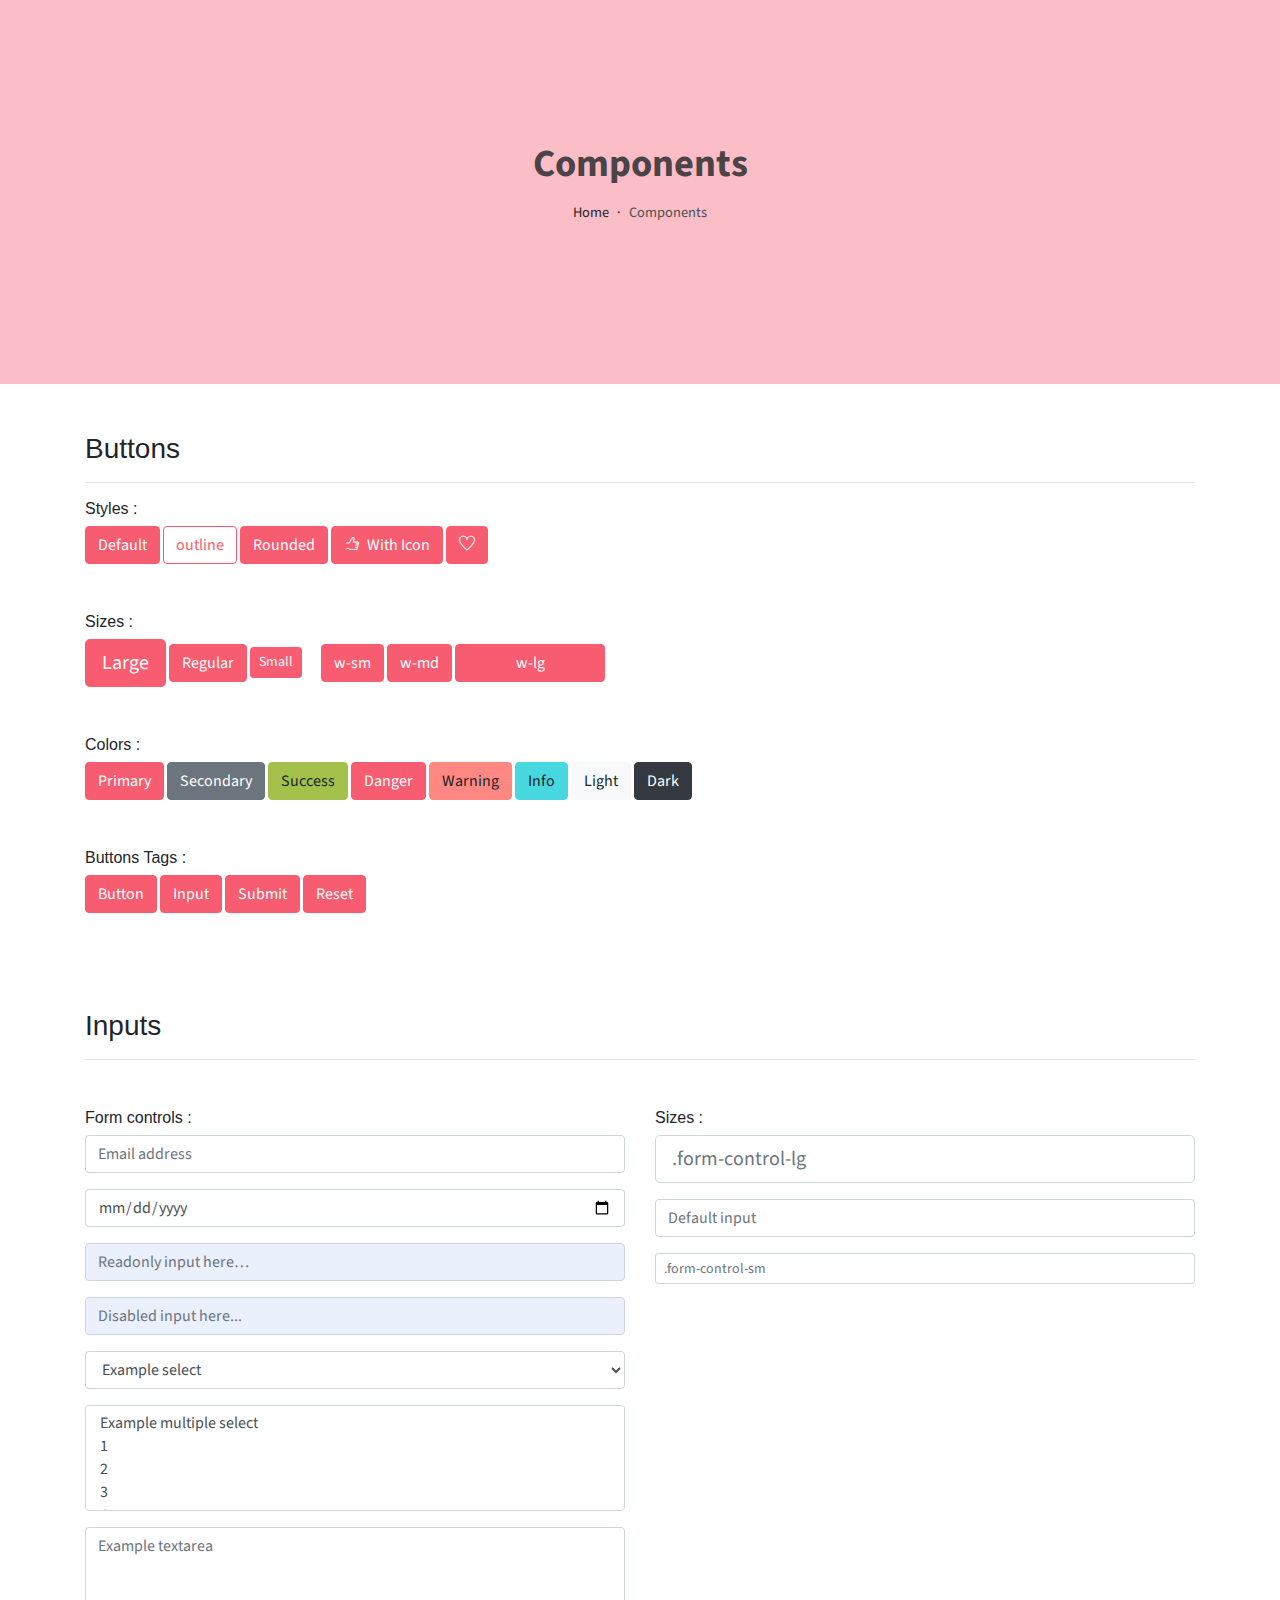
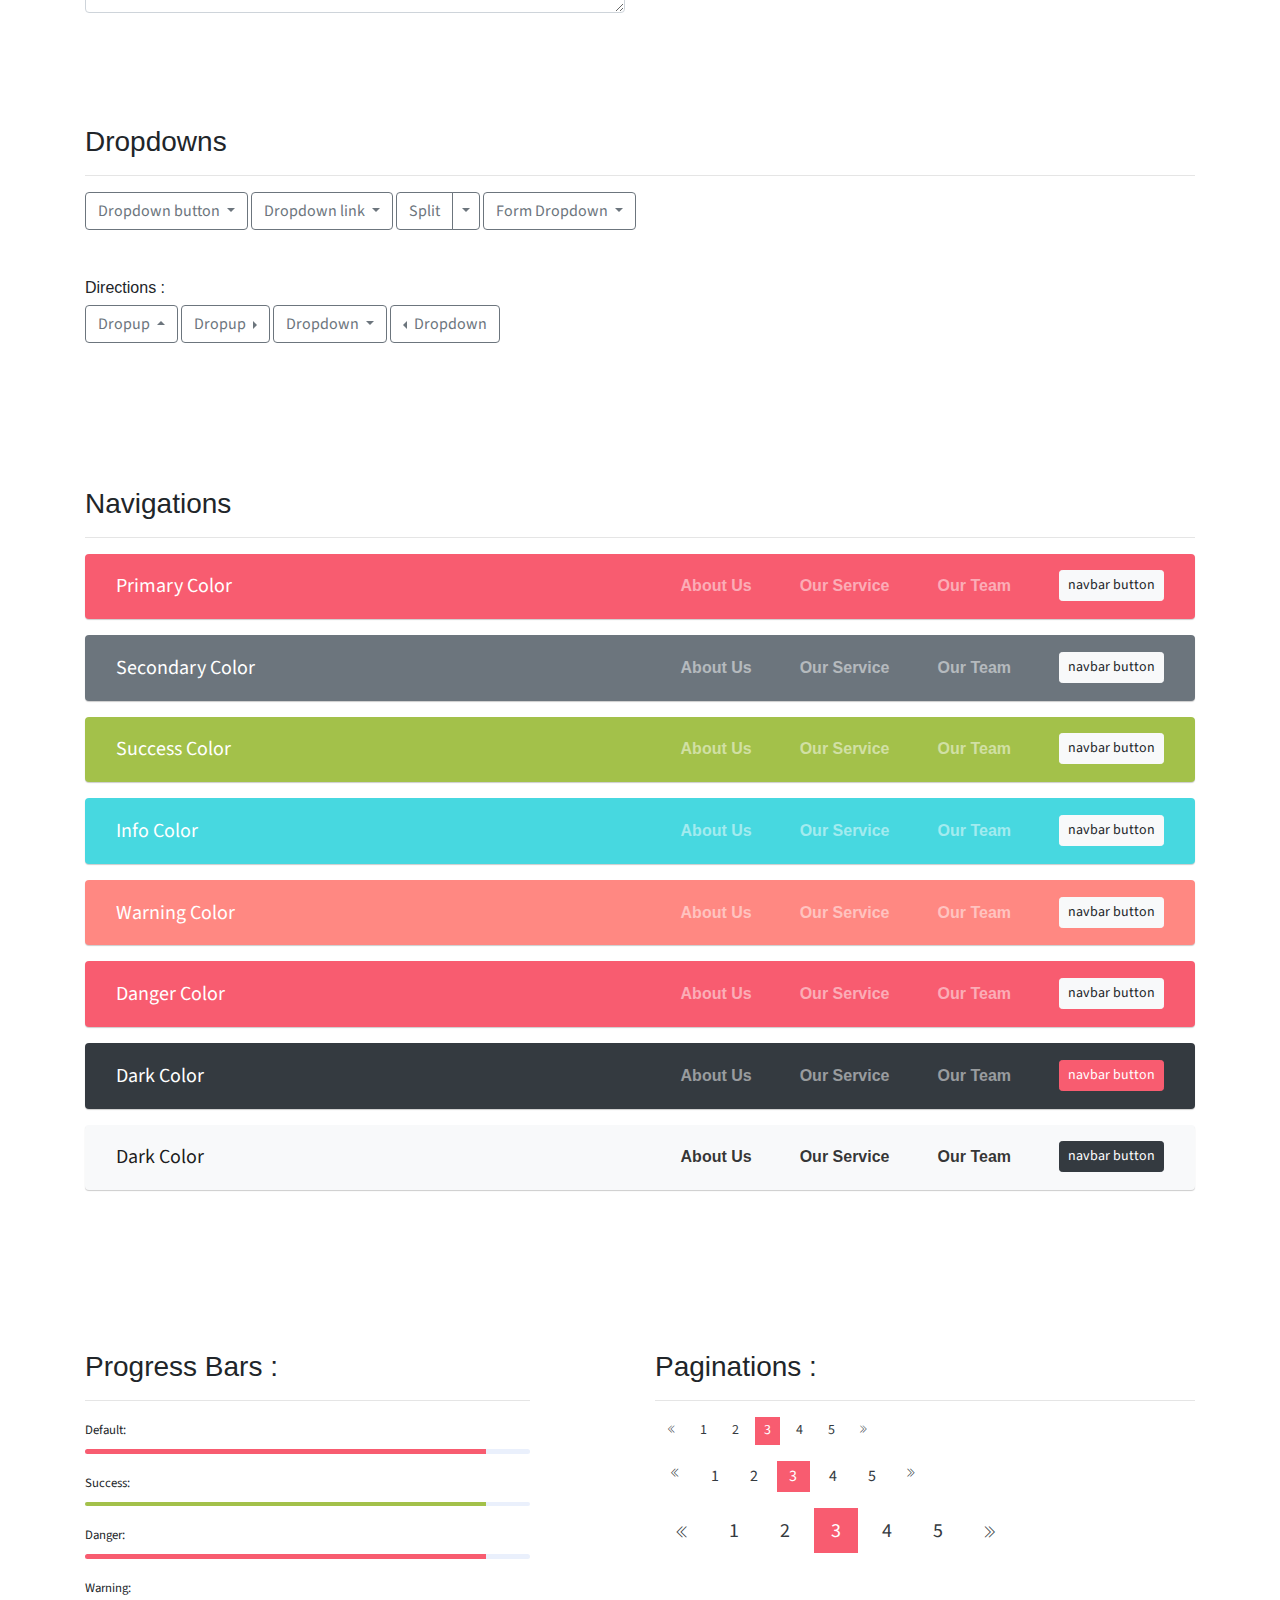
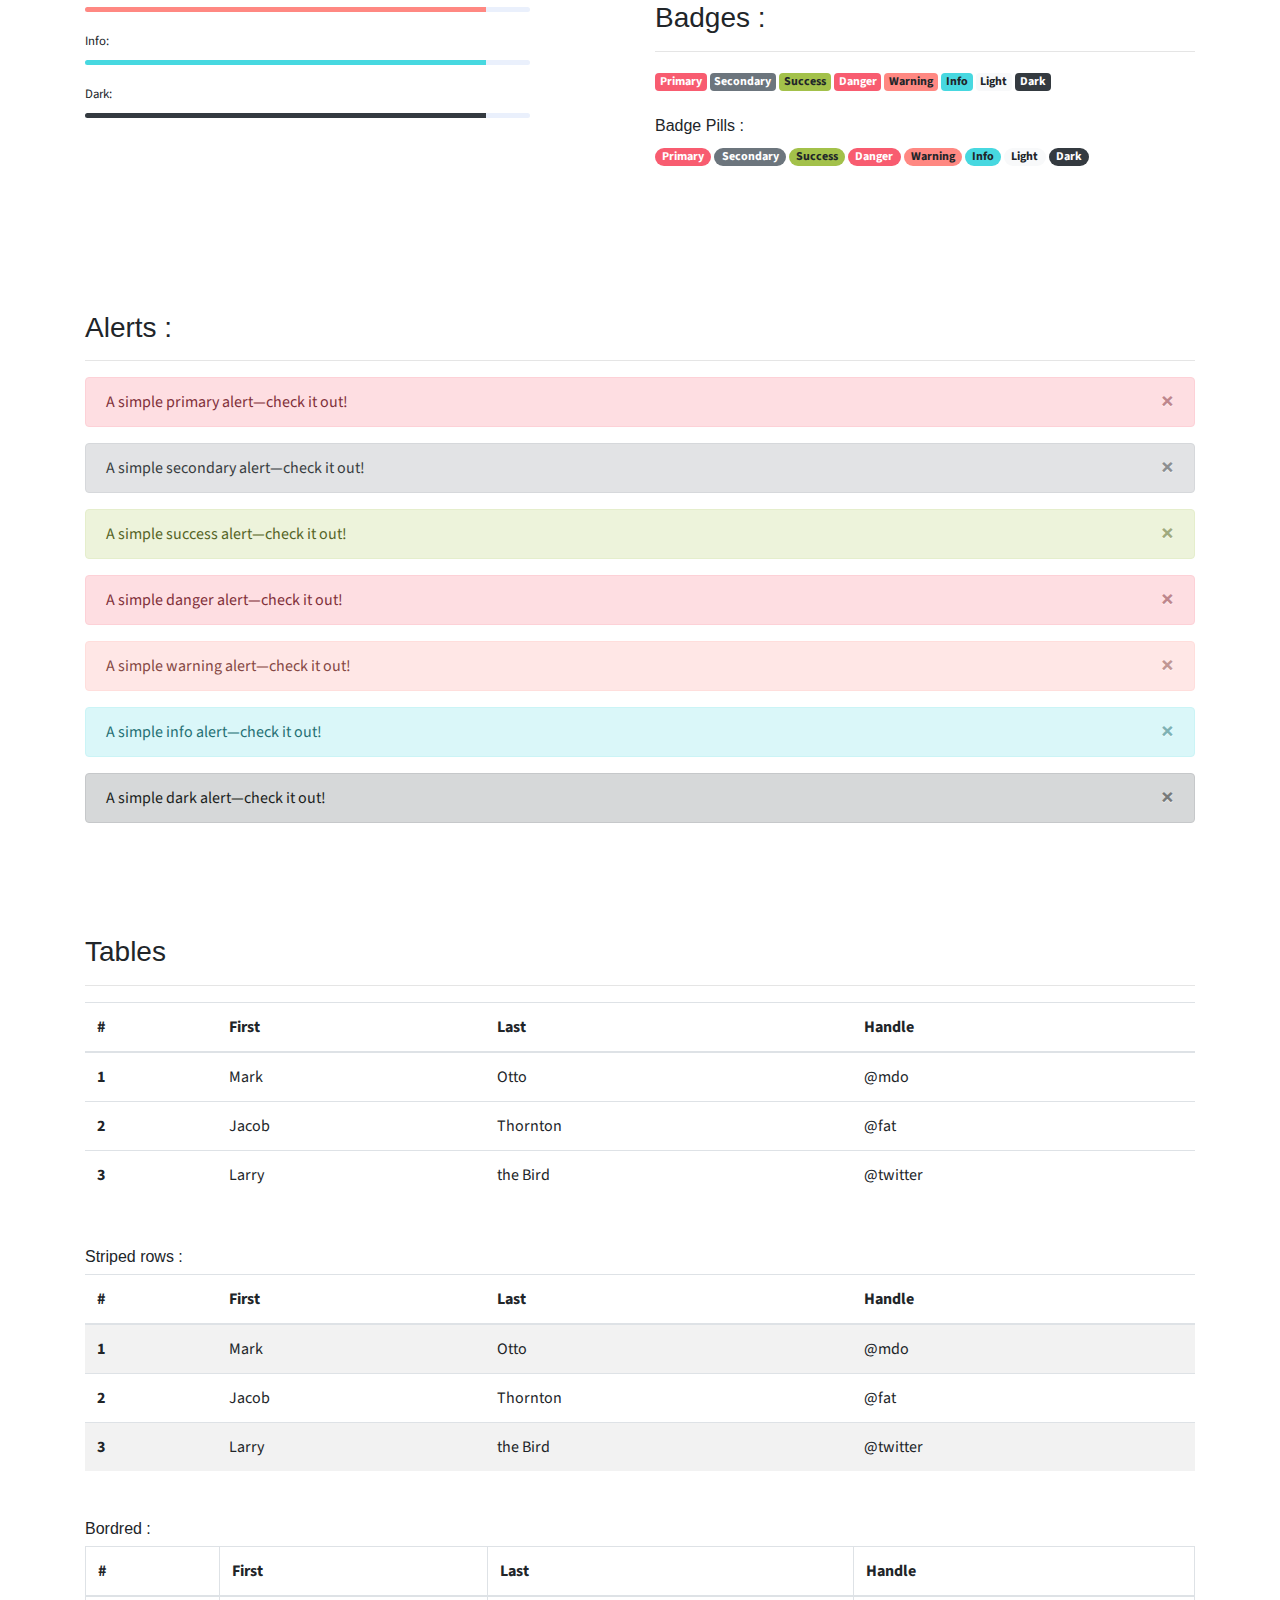
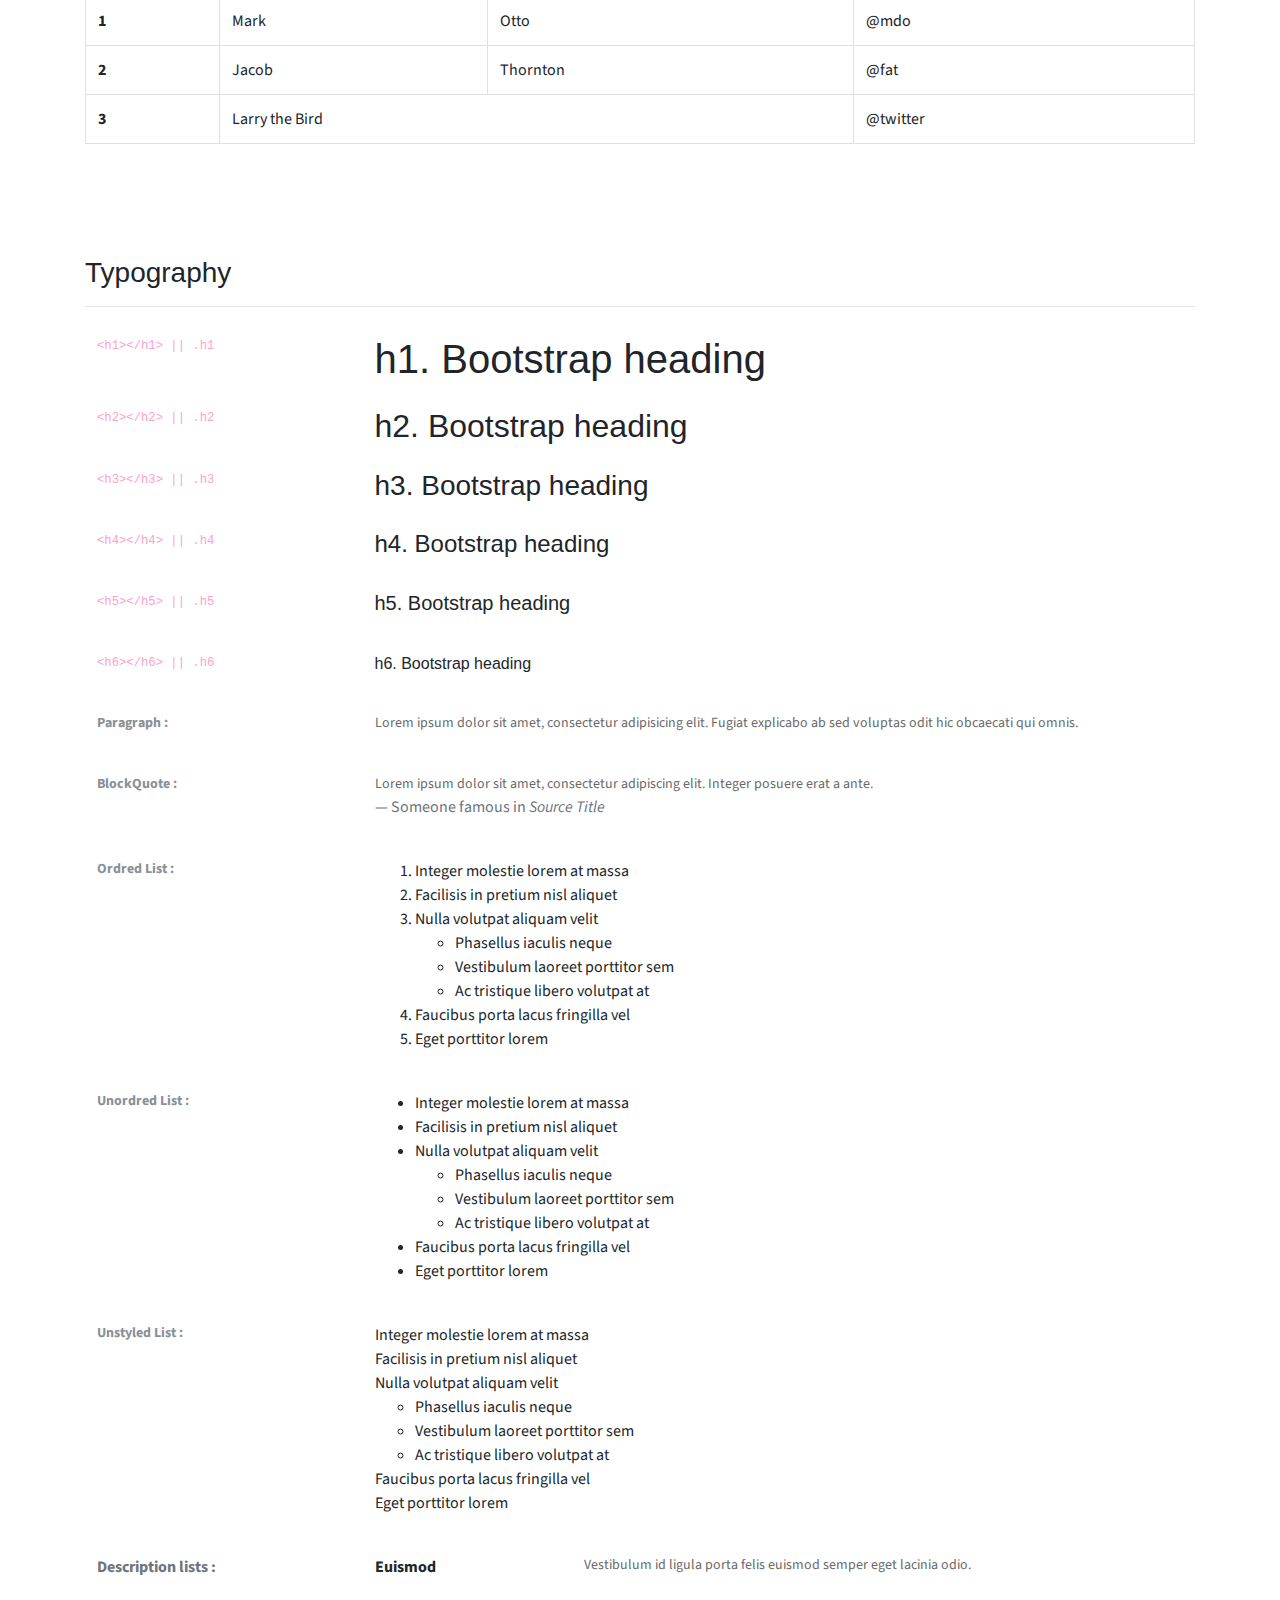
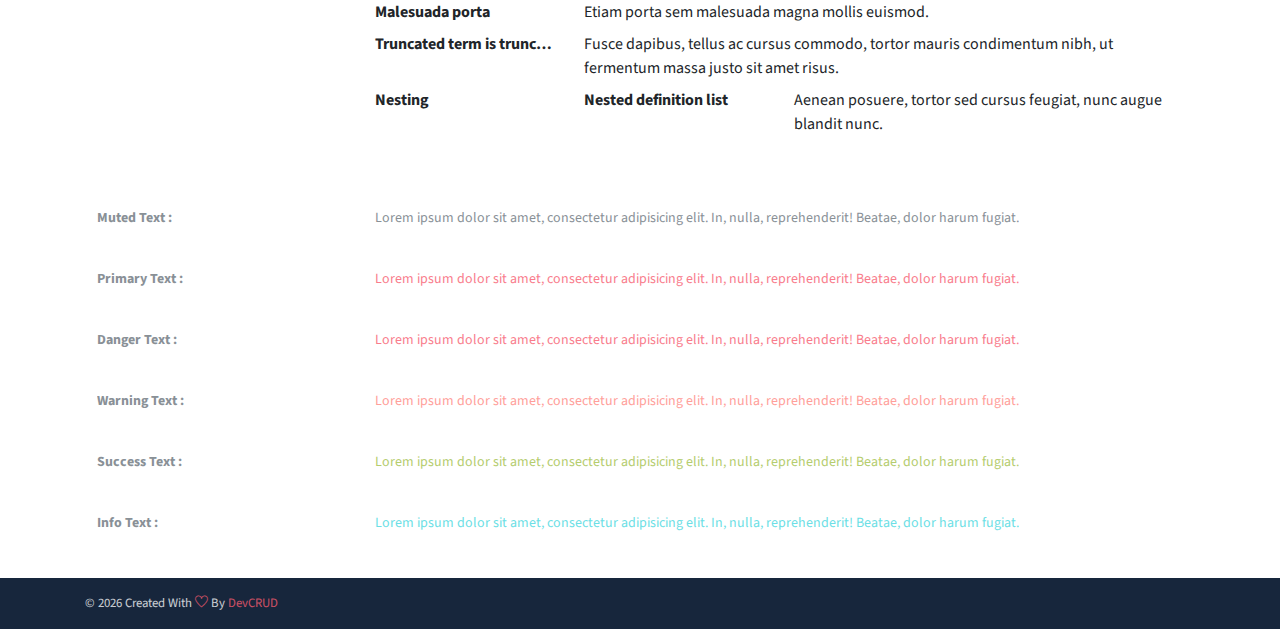
<file: components.html>
<!DOCTYPE html>
<html lang="en">
<head>
   <meta charset="utf-8">
   <meta name="viewport" content="width=device-width, initial-scale=1, shrink-to-fit=no">
   <meta name="description" content="Start your development with JohnDoe landing page.">
   <meta name="author" content="Devcrud">
   <title>JohnDoe Landing page | Components</title>
   <link rel="icon" href="assets/imgs/favicon.png" type="image/png">
   <!-- font icons -->
   <link rel="stylesheet" href="assets/vendors/themify-icons/css/themify-icons.css">
   <!-- Bootstrap + Steller  -->
   <link rel="stylesheet" href="assets/css/style.css">
</head>
<body>

   <!-- Page Header -->
   <header class="header header-mini"> 
      <div class="header-title">Components</div> 
      <nav aria-label="breadcrumb">
         <ol class="breadcrumb">
            <li class="breadcrumb-item"><a href="/">Home</a></li>
            <li class="breadcrumb-item active" aria-current="page">Components</li>
         </ol>
      </nav>
   </header> <!-- End Of Page Header -->

   <!-- main content -->
   <div class="container">

      <!-- Buttons -->
      <h3 class="mt-5">Buttons</h3>
      <hr>
      <h6 class="section-secondary-title">Styles :</h6>
      <button class="btn btn-primary">Default</button>
      <button class="btn btn-outline-primary">outline</button>
      <button class="btn btn-primary rounded">Rounded</button>
      <button class="btn btn-primary rounded"><i class="ti-thumb-up pr-1"></i> With Icon</button>
      <button class="btn btn-primary circle"><i class="ti-heart"></i></button>

      <h6 class="section-secondary-title mt-5">Sizes :</h6>
      <button class="btn btn-primary btn-lg">Large</button>
      <button class="btn btn-primary ">Regular</button>
      <button class="btn btn-primary btn-sm">Small</button>
      <button class="btn btn-primary w-sm ml-3">w-sm</button>
      <button class="btn btn-primary w-md">w-md</button>
      <button class="btn btn-primary w-lg">w-lg</button>

      <h6 class="section-secondary-title mt-5">Colors :</h6>          
      <button type="button" class="btn btn-primary">Primary</button>
      <button type="button" class="btn btn-secondary">Secondary</button>
      <button type="button" class="btn btn-success">Success</button>
      <button type="button" class="btn btn-danger">Danger</button>
      <button type="button" class="btn btn-warning">Warning</button>
      <button type="button" class="btn btn-info">Info</button>
      <button type="button" class="btn btn-light">Light</button>
      <button type="button" class="btn btn-dark">Dark</button>

      <h6 class="section-secondary-title mt-5">Buttons Tags :</h6>
      <button class="btn btn-primary" type="submit">Button</button>
      <input class="btn btn-primary" type="button" value="Input">
      <input class="btn btn-primary" type="submit" value="Submit">
      <input class="btn btn-primary" type="reset" value="Reset">
      
      <!-- devider -->
      <div class="py-5"></div>

      <!-- Inputs -->
      <h3>Inputs</h3>
      <hr>
      <div class="row mt-5">
         <div class="col-md-6">
            <h6 class="section-secondary-title">Form controls :</h6>        
            <div class="form-group">
               <input type="email" class="form-control" id="exampleFormControlInput1" placeholder="Email address">
            </div>
            <div class="form-group">
               <input type="date" class="form-control" id="exampleFormControlInput1" placeholder="Date">
            </div>
            <div class="form-group">
               <input class="form-control" type="text" placeholder="Readonly input here…" readonly>
            </div>
            <div class="form-group">
               <input class="form-control" id="disabledInput" type="text" placeholder="Disabled input here..." disabled>
            </div>
            <div class="form-group">
               <select class="form-control" id="exampleFormControlSelect1">
                  <option>Example select</option>
                  <option>1</option>
                  <option>2</option>
                  <option>3</option>
                  <option>4</option>
                  <option>5</option>
               </select>
            </div>
            <div class="form-group">
               <select multiple class="form-control" id="exampleFormControlSelect2">
                  <option>Example multiple select</option>
                  <option>1</option>
                  <option>2</option>
                  <option>3</option>
                  <option>4</option>
                  <option>5</option>
               </select>
            </div>
            <div class="form-group">
               <textarea class="form-control" id="exampleFormControlTextarea1" rows="3" placeholder="Example textarea"></textarea>
            </div>
         </div>
         <div class="col-md-6">
            <h6 class="section-secondary-title">Sizes :</h6>    
            <div class="form-group">
               <input class="form-control form-control-lg" type="text" placeholder=".form-control-lg">             
            </div>
            <div class="form-group">
               <input class="form-control" type="text" placeholder="Default input">
            </div>
            <div class="form-group">
               <input class="form-control form-control-sm" type="text" placeholder=".form-control-sm"> 
            </div>
         </div>
      </div> <!-- end of inputs -->   

      <!-- devider -->
      <div class="py-5"></div>             

      <!-- Dropdowns -->
      <h3 class="components-section-title font-weight-normal">Dropdowns</h3>
      <hr>
      <div class="dropdown d-inline-block">
         <button class="btn btn-outline-secondary dropdown-toggle" type="button" id="dropdownMenuButton" data-toggle="dropdown" aria-haspopup="true" aria-expanded="false">
         Dropdown button
         </button>
         <div class="dropdown-menu" aria-labelledby="dropdownMenuButton">
         <a class="dropdown-item" href="#">Action</a>
         <a class="dropdown-item" href="#">Another action</a>
         <a class="dropdown-item" href="#">Something else here</a>
         </div>
      </div>
      <div class="dropdown d-inline-block">
         <a class="btn btn-outline-secondary dropdown-toggle" href="#" role="button" id="dropdownMenuLink" data-toggle="dropdown" aria-haspopup="true" aria-expanded="false">
            Dropdown link
         </a>
         <div class="dropdown-menu" aria-labelledby="dropdownMenuLink">
            <a class="dropdown-item" href="#">Action</a>
            <a class="dropdown-item" href="#">Another action</a>
            <a class="dropdown-item" href="#">Something else here</a>
         </div>
      </div>
      <div class="btn-group">
         <button type="button" class="btn btn-outline-secondary">Split</button>
         <button type="button" class="btn btn-outline-secondary dropdown-toggle dropdown-toggle-split" data-toggle="dropdown" aria-haspopup="true" aria-expanded="false">
         <span class="sr-only">Toggle Dropdown</span>
         </button>
         <div class="dropdown-menu">
            <a class="dropdown-item" href="#">Action</a>
            <a class="dropdown-item" href="#">Another action</a>
            <a class="dropdown-item" href="#">Something else here</a>
            <div class="dropdown-divider"></div>
            <a class="dropdown-item" href="#">Separated link</a>
         </div>
      </div>
      <div class="btn-group">
         <button class="btn btn-outline-secondary dropdown-toggle" type="button" id="dropdownMenuButton" data-toggle="dropdown" aria-haspopup="true" aria-expanded="false">
            Form Dropdown
         </button>
         <div class="dropdown-menu form">
            <form class="px-4 py-3">
               <div class="form-group">
                  <input type="email" class="form-control" id="exampleDropdownFormEmail1" placeholder="email@example.com">
               </div>
               <div class="form-group">
                  <input type="password" class="form-control" id="exampleDropdownFormPassword1" placeholder="Password">
               </div>
               <div class="form-check mb-3">
                  <input type="checkbox" class="form-check-input" id="dropdownCheck">
                  <label class="form-check-label" for="dropdownCheck">
                     Remember me
                  </label>
               </div>
               <button type="submit" class="btn btn-primary btn-block">Sign in</button>
            </form>
            <div class="dropdown-divider"></div>
            <a class="dropdown-item" href="#"><small>New around here? Sign up</small></a>
            <a class="dropdown-item" href="#"><small>Forgot password?</small></a>
         </div>
      </div>       
      <h6 class="section-secondary-title mt-5">Directions :</h6>  
      <div class="btn-group dropup">
         <button type="button" class="btn btn-outline-secondary dropdown-toggle" data-toggle="dropdown" aria-haspopup="true" aria-expanded="false">
            Dropup
         </button>
         <div class="dropdown-menu">
            <a class="dropdown-item" href="#">Action</a>
            <a class="dropdown-item" href="#">Another action</a>
            <a class="dropdown-item" href="#">Something else here</a>
            <div class="dropdown-divider"></div>
            <a class="dropdown-item" href="#">Separated link</a>
         </div>
      </div>
      <div class="btn-group dropright">
         <button type="button" class="btn btn-outline-secondary dropdown-toggle" data-toggle="dropdown" aria-haspopup="true" aria-expanded="false">
            Dropup
         </button>
         <div class="dropdown-menu">
            <a class="dropdown-item" href="#">Action</a>
            <a class="dropdown-item" href="#">Another action</a>
            <a class="dropdown-item" href="#">Something else here</a>
            <div class="dropdown-divider"></div>
            <a class="dropdown-item" href="#">Separated link</a>
         </div>
      </div>
      <div class="btn-group">
         <button type="button" class="btn btn-outline-secondary dropdown-toggle" data-toggle="dropdown" aria-haspopup="true" aria-expanded="false">
            Dropdown
         </button>
         <div class="dropdown-menu">
            <a class="dropdown-item" href="#">Action</a>
            <a class="dropdown-item" href="#">Another action</a>
            <a class="dropdown-item" href="#">Something else here</a>
            <div class="dropdown-divider"></div>
            <a class="dropdown-item" href="#">Separated link</a>
         </div>
      </div>
      <div class="btn-group dropleft">
         <button type="button" class="btn btn-outline-secondary dropdown-toggle" data-toggle="dropdown" aria-haspopup="true" aria-expanded="false">
            Dropdown
         </button>
         <div class="dropdown-menu">
            <a class="dropdown-item" href="#">Action</a>
            <a class="dropdown-item" href="#">Another action</a>
            <a class="dropdown-item" href="#">Something else here</a>
            <div class="dropdown-divider"></div>
            <a class="dropdown-item" href="#">Separated link</a>
         </div>
      </div> <!-- end of Dropdowns -->  

      <!-- devider -->
      <div class="py-5"></div>   

      <!-- navbars -->
      <h3 class="components-section-title font-weight-normal mt-5">Navigations</h3>
      <hr>
      <nav class="navbar navbar-expand-sm navbar-dark bg-primary rounded shadow mb-3">
         <div class="container">
            <a class="navbar-brand" href="#">Primary Color</a>
            <button class="navbar-toggler ml-auto" type="button" data-toggle="collapse" data-target="#navbarSupportedContent" aria-controls="navbarSupportedContent" aria-expanded="false" aria-label="Toggle navigation">
            <span class="navbar-toggler-icon"></span>
            </button>
            <div class="collapse navbar-collapse" id="navbarSupportedContent">
               <ul class="navbar-nav ml-auto"> 
                  <li class="nav-item">
                     <a class="nav-link" href="#about">About Us</a>
                  </li>
                  <li class="nav-item">
                     <a class="nav-link" href="#service">Our Service</a>
                  </li>
                  <li class="nav-item">
                     <a class="nav-link" href="#team">Our Team</a>
                  </li>
                  <li class="nav-item">
                     <a href="#book-table" class="ml-4 mt-1 btn btn-light btn-sm">navbar button</a>
                  </li>
               </ul>                       
            </div>
         </div>
      </nav>
      <nav class="navbar navbar-expand-sm navbar-dark bg-secondary rounded shadow mb-3">
         <div class="container">
            <a class="navbar-brand" href="#">Secondary Color</a>
            <button class="navbar-toggler ml-auto" type="button" data-toggle="collapse" data-target="#navbarSupportedContent" aria-controls="navbarSupportedContent" aria-expanded="false" aria-label="Toggle navigation">
            <span class="navbar-toggler-icon"></span>
            </button>
            <div class="collapse navbar-collapse" id="navbarSupportedContent">
               <ul class="navbar-nav ml-auto"> 
                  <li class="nav-item">
                     <a class="nav-link" href="#about">About Us</a>
                  </li>
                  <li class="nav-item">
                     <a class="nav-link" href="#service">Our Service</a>
                  </li>
                  <li class="nav-item">
                     <a class="nav-link" href="#team">Our Team</a>
                  </li>
                  <li class="nav-item">
                     <a href="#book-table" class="ml-4 mt-1 btn btn-light btn-sm">navbar button</a>
                  </li>
               </ul>                       
            </div>
         </div>
      </nav>
      <nav class="navbar navbar-expand-sm navbar-dark bg-success rounded shadow mb-3">
         <div class="container">
            <a class="navbar-brand" href="#">Success Color</a>
            <button class="navbar-toggler ml-auto" type="button" data-toggle="collapse" data-target="#navbarSupportedContent" aria-controls="navbarSupportedContent" aria-expanded="false" aria-label="Toggle navigation">
            <span class="navbar-toggler-icon"></span>
            </button>
            <div class="collapse navbar-collapse" id="navbarSupportedContent">
               <ul class="navbar-nav ml-auto"> 
                  <li class="nav-item">
                     <a class="nav-link" href="#about">About Us</a>
                  </li>
                  <li class="nav-item">
                     <a class="nav-link" href="#service">Our Service</a>
                  </li>
                  <li class="nav-item">
                     <a class="nav-link" href="#team">Our Team</a>
                  </li>
                  <li class="nav-item">
                     <a href="#book-table" class="ml-4 mt-1 btn btn-light btn-sm">navbar button</a>
                  </li>
               </ul>                       
            </div>
         </div>
      </nav>
      <nav class="navbar navbar-expand-sm navbar-dark bg-info rounded shadow mb-3">
         <div class="container">
            <a class="navbar-brand" href="#">Info Color</a>
            <button class="navbar-toggler ml-auto" type="button" data-toggle="collapse" data-target="#navbarSupportedContent" aria-controls="navbarSupportedContent" aria-expanded="false" aria-label="Toggle navigation">
            <span class="navbar-toggler-icon"></span>
            </button>
            <div class="collapse navbar-collapse" id="navbarSupportedContent">
               <ul class="navbar-nav ml-auto"> 
                  <li class="nav-item">
                     <a class="nav-link" href="#about">About Us</a>
                  </li>
                  <li class="nav-item">
                     <a class="nav-link" href="#service">Our Service</a>
                  </li>
                  <li class="nav-item">
                     <a class="nav-link" href="#team">Our Team</a>
                  </li>
                  <li class="nav-item">
                     <a href="#book-table" class="ml-4 mt-1 btn btn-light btn-sm">navbar button</a>
                  </li>
               </ul>                       
            </div>
         </div>
      </nav>
      <nav class="navbar navbar-expand-sm navbar-dark bg-warning rounded shadow mb-3">
         <div class="container">
            <a class="navbar-brand" href="#">Warning Color</a>
            <button class="navbar-toggler ml-auto" type="button" data-toggle="collapse" data-target="#navbarSupportedContent" aria-controls="navbarSupportedContent" aria-expanded="false" aria-label="Toggle navigation">
            <span class="navbar-toggler-icon"></span>
            </button>
            <div class="collapse navbar-collapse" id="navbarSupportedContent">
               <ul class="navbar-nav ml-auto"> 
                  <li class="nav-item">
                     <a class="nav-link" href="#about">About Us</a>
                  </li>
                  <li class="nav-item">
                     <a class="nav-link" href="#service">Our Service</a>
                  </li>
                  <li class="nav-item">
                     <a class="nav-link" href="#team">Our Team</a>
                  </li>
                  <li class="nav-item">
                     <a href="#book-table" class="ml-4 mt-1 btn btn-light btn-sm">navbar button</a>
                  </li>
               </ul>                       
            </div>
         </div>
      </nav>
      <nav class="navbar navbar-expand-sm navbar-dark bg-danger rounded shadow mb-3">
         <div class="container">
            <a class="navbar-brand" href="#">Danger Color</a>
            <button class="navbar-toggler ml-auto" type="button" data-toggle="collapse" data-target="#navbarSupportedContent" aria-controls="navbarSupportedContent" aria-expanded="false" aria-label="Toggle navigation">
            <span class="navbar-toggler-icon"></span>
            </button>
            <div class="collapse navbar-collapse" id="navbarSupportedContent">
               <ul class="navbar-nav ml-auto"> 
                  <li class="nav-item">
                     <a class="nav-link" href="#about">About Us</a>
                  </li>
                  <li class="nav-item">
                     <a class="nav-link" href="#service">Our Service</a>
                  </li>
                  <li class="nav-item">
                     <a class="nav-link" href="#team">Our Team</a>
                  </li>
                  <li class="nav-item">
                     <a href="#book-table" class="ml-4 mt-1 btn btn-light btn-sm">navbar button</a>
                  </li>
               </ul>                       
            </div>
         </div>
      </nav>
      <nav class="navbar navbar-expand-sm navbar-dark bg-dark rounded shadow mb-3">
         <div class="container">
            <a class="navbar-brand" href="#">Dark Color</a>
            <button class="navbar-toggler ml-auto" type="button" data-toggle="collapse" data-target="#navbarSupportedContent" aria-controls="navbarSupportedContent" aria-expanded="false" aria-label="Toggle navigation">
            <span class="navbar-toggler-icon"></span>
            </button>
            <div class="collapse navbar-collapse" id="navbarSupportedContent">
               <ul class="navbar-nav ml-auto"> 
                  <li class="nav-item">
                     <a class="nav-link" href="#about">About Us</a>
                  </li>
                  <li class="nav-item">
                     <a class="nav-link" href="#service">Our Service</a>
                  </li>
                  <li class="nav-item">
                     <a class="nav-link" href="#team">Our Team</a>
                  </li>
                  <li class="nav-item">
                     <a href="#book-table" class="ml-4 mt-1 btn btn-primary btn-sm">navbar button</a>
                  </li>
               </ul>                       
            </div>
         </div>
      </nav>
      <nav class="navbar navbar-expand-sm navbar-light bg-light rounded shadow mb-3">
         <div class="container">
            <a class="navbar-brand" href="#">Dark Color</a>
            <button class="navbar-toggler ml-auto" type="button" data-toggle="collapse" data-target="#navbarSupportedContent" aria-controls="navbarSupportedContent" aria-expanded="false" aria-label="Toggle navigation">
            <span class="navbar-toggler-icon"></span>
            </button>
            <div class="collapse navbar-collapse" id="navbarSupportedContent">
               <ul class="navbar-nav ml-auto"> 
                  <li class="nav-item">
                     <a class="nav-link" href="#about">About Us</a>
                  </li>
                  <li class="nav-item">
                     <a class="nav-link" href="#service">Our Service</a>
                  </li>
                  <li class="nav-item">
                     <a class="nav-link" href="#team">Our Team</a>
                  </li>
                  <li class="nav-item">
                     <a href="#book-table" class="ml-4 mt-1 btn btn-dark btn-sm">navbar button</a>
                  </li>
               </ul>                       
            </div>
         </div>
      </nav>
      <!-- End of navbars -->

      <!-- devider -->
      <div class="py-5"></div>   
      
      <!-- progress bars -->
      <div class="row justify-content-between">
         <div class="col-md-5">
            <h3 class="components-section-title font-weight-normal mt-5">Progress Bars :</h3>
            <hr>
            <small>Default: </small>
            <div class="progress mt-2 mb-3">
               <div class="progress-bar" role="progressbar" style="width: 90%" aria-valuenow="25" aria-valuemin="0" aria-valuemax="100"></div>
            </div>
            <small>Success:</small>
            <div class="progress mt-2 mb-3">
               <div class="progress-bar bg-success" role="progressbar" style="width: 90%" aria-valuenow="25" aria-valuemin="0" aria-valuemax="100"></div>
            </div>
            <small>Danger:</small>
            <div class="progress mt-2 mb-3">
               <div class="progress-bar bg-danger" role="progressbar" style="width: 90%" aria-valuenow="25" aria-valuemin="0" aria-valuemax="100"></div>
            </div>
            <small>Warning:</small>
            <div class="progress mt-2 mb-3">
               <div class="progress-bar bg-warning" role="progressbar" style="width: 90%" aria-valuenow="25" aria-valuemin="0" aria-valuemax="100"></div>
            </div>
            <small>Info:</small>
            <div class="progress mt-2 mb-3">
               <div class="progress-bar bg-info" role="progressbar" style="width: 90%" aria-valuenow="25" aria-valuemin="0" aria-valuemax="100"></div>
            </div>
            <small>Dark:</small>
            <div class="progress mt-2 mb-3">
               <div class="progress-bar bg-dark" role="progressbar" style="width: 90%" aria-valuenow="25" aria-valuemin="0" aria-valuemax="100"></div>
            </div>
         </div>
         <div class="col-md-6">
            <h3 class="components-section-title font-weight-normal mt-5">Paginations :</h3>
            <hr>
            <nav aria-label="Page navigation example">
               <ul class="pagination pagination-sm">
                  <li class="page-item"><a class="page-link" href="#"><i class="ti-angle-double-left"></i></a></li>
                  <li class="page-item"><a class="page-link" href="#">1</a></li>
                  <li class="page-item"><a class="page-link" href="#">2</a></li>
                  <li class="page-item active"><a class="page-link" href="#">3</a></li>
                  <li class="page-item"><a class="page-link" href="#">4</a></li>
                  <li class="page-item"><a class="page-link" href="#">5</a></li>
                  <li class="page-item"><a class="page-link" href="#"><i class="ti-angle-double-right"></i></a></li>
               </ul>
            </nav>
            <nav aria-label="Page navigation example">
               <ul class="pagination">
               <li class="page-item"><a class="page-link" href="#"><i class="ti-angle-double-left"></i></a></li>
                  <li class="page-item"><a class="page-link" href="#">1</a></li>
                  <li class="page-item"><a class="page-link" href="#">2</a></li>
                  <li class="page-item active"><a class="page-link" href="#">3</a></li>
                  <li class="page-item"><a class="page-link" href="#">4</a></li>
                  <li class="page-item"><a class="page-link" href="#">5</a></li>
                  <li class="page-item"><a class="page-link" href="#"><i class="ti-angle-double-right"></i></a></li>
               </ul>
            </nav>
            <nav aria-label="Page navigation example">
               <ul class="pagination pagination-lg">
                  <li class="page-item"><a class="page-link" href="#"><i class="ti-angle-double-left"></i></a></li>
                  <li class="page-item"><a class="page-link" href="#">1</a></li>
                  <li class="page-item"><a class="page-link" href="#">2</a></li>
                  <li class="page-item active"><a class="page-link" href="#">3</a></li>
                  <li class="page-item"><a class="page-link" href="#">4</a></li>
                  <li class="page-item"><a class="page-link" href="#">5</a></li>
                  <li class="page-item"><a class="page-link" href="#"><i class="ti-angle-double-right"></i></a></li>
               </ul>
            </nav>

            <!-- Badges -->
            <h3 class="components-section-title font-weight-normal mt-5">Badges :</h3>
            <hr>
            <span class="badge badge-primary">Primary</span>
            <span class="badge badge-secondary">Secondary</span>
            <span class="badge badge-success">Success</span>
            <span class="badge badge-danger">Danger</span>
            <span class="badge badge-warning">Warning</span>
            <span class="badge badge-info">Info</span>
            <span class="badge badge-light">Light</span>
            <span class="badge badge-dark">Dark</span>
            <h6 class="section-secondary-title mt-4 mb-2">Badge Pills :</h6>
            <span class="badge badge-pill badge-primary">Primary</span>
            <span class="badge badge-pill badge-secondary">Secondary</span>
            <span class="badge badge-pill badge-success">Success</span>
            <span class="badge badge-pill badge-danger">Danger</span>
            <span class="badge badge-pill badge-warning">Warning</span>
            <span class="badge badge-pill badge-info">Info</span>
            <span class="badge badge-pill badge-light">Light</span>
            <span class="badge badge-pill badge-dark">Dark</span>
         </div>
      </div> <!-- End of Progress bars -->

      <!-- devider -->
      <div class="py-5"></div>  

      <!-- Alerts -->
      <h3 class="components-section-title font-weight-normal mt-5">Alerts :</h3>
      <hr>
      <div class="alert alert-primary alert-dismissible fade show" role="alert">
         A simple primary alert—check it out!
         <button type="button" class="close" data-dismiss="alert" aria-label="Close">
            <span aria-hidden="true">&times;</span>
         </button>
      </div>
      <div class="alert alert-secondary alert-dismissible fade show" role="alert">
         A simple secondary alert—check it out!
         <button type="button" class="close" data-dismiss="alert" aria-label="Close">
            <span aria-hidden="true">&times;</span>
         </button>
      </div>
      <div class="alert alert-success alert-dismissible fade show" role="alert">
         A simple success alert—check it out!
         <button type="button" class="close" data-dismiss="alert" aria-label="Close">
            <span aria-hidden="true">&times;</span>
         </button>
      </div>
      <div class="alert alert-danger alert-dismissible fade show" role="alert">
         A simple danger alert—check it out!
         <button type="button" class="close" data-dismiss="alert" aria-label="Close">
            <span aria-hidden="true">&times;</span>
         </button>
      </div>
      <div class="alert alert-warning alert-dismissible fade show" role="alert">
         A simple warning alert—check it out!
         <button type="button" class="close" data-dismiss="alert" aria-label="Close">
            <span aria-hidden="true">&times;</span>
         </button>
      </div>
      <div class="alert alert-info alert-dismissible fade show" role="alert">
         A simple info alert—check it out!
         <button type="button" class="close" data-dismiss="alert" aria-label="Close">
            <span aria-hidden="true">&times;</span>
         </button>
      </div>
      <div class="alert alert-dark alert-dismissible fade show" role="alert">
         A simple dark alert—check it out!
         <button type="button" class="close" data-dismiss="alert" aria-label="Close">
            <span aria-hidden="true">&times;</span>
         </button>
      </div>
      <!-- end of alerts -->

      <!-- devider -->
      <div class="py-5"></div> 
   
      <!-- tables -->
      <h3 class="components-section-title">Tables</h3>
      <hr>
      <table class="table">
         <thead>
            <tr>
               <th scope="col">#</th>
               <th scope="col">First</th>
               <th scope="col">Last</th>
               <th scope="col">Handle</th>
            </tr>
         </thead>
         <tbody>
            <tr>
               <th scope="row">1</th>
               <td>Mark</td>
               <td>Otto</td>
               <td>@mdo</td>
            </tr>
            <tr>
               <th scope="row">2</th>
               <td>Jacob</td>
               <td>Thornton</td>
               <td>@fat</td>
            </tr>
            <tr>
               <th scope="row">3</th>
               <td>Larry</td>
               <td>the Bird</td>
               <td>@twitter</td>
            </tr>
         </tbody>
      </table>

      <h6 class="section-secondary-title mt-5">Striped rows :</h6>
      <table class="table table-striped">
         <thead>
            <tr>
               <th scope="col">#</th>
               <th scope="col">First</th>
               <th scope="col">Last</th>
               <th scope="col">Handle</th>
            </tr>
         </thead>
         <tbody>
            <tr>
               <th scope="row">1</th>
               <td>Mark</td>
               <td>Otto</td>
               <td>@mdo</td>
            </tr>
            <tr>
               <th scope="row">2</th>
               <td>Jacob</td>
               <td>Thornton</td>
               <td>@fat</td>
            </tr>
            <tr>
               <th scope="row">3</th>
               <td>Larry</td>
               <td>the Bird</td>
               <td>@twitter</td>
            </tr>
         </tbody>
      </table>

      <h6 class="section-secondary-title mt-5">Bordred :</h6>
      <table class="table table-bordered">
         <thead>
            <tr>
               <th scope="col">#</th>
               <th scope="col">First</th>
               <th scope="col">Last</th>
               <th scope="col">Handle</th>
            </tr>
         </thead>
         <tbody>
            <tr>
               <th scope="row">1</th>
               <td>Mark</td>
               <td>Otto</td>
               <td>@mdo</td>
            </tr>
            <tr>
               <th scope="row">2</th>
               <td>Jacob</td>
               <td>Thornton</td>
               <td>@fat</td>
            </tr>
            <tr>
               <th scope="row">3</th>
               <td colspan="2">Larry the Bird</td>
               <td>@twitter</td>
            </tr>
         </tbody>
      </table>
      <!-- end of tables -->

      <!-- devider -->
      <div class="py-5"></div> 

      <!-- typography -->
      <h3 class="components-section-title">Typography</h3>
      <hr>
     
      <table class="table table-borderless v-align-center">
         <tbody>
            <tr>
               <td>
                  <p><code class="highlighter-rouge">&lt;h1&gt;&lt;/h1&gt; || .h1</code></p>
               </td>
               <td class="w-75"><span class="h1">h1. Bootstrap heading</span></td>
            </tr>
            <tr>
               <td>
                  <p><code class="highlighter-rouge">&lt;h2&gt;&lt;/h2&gt; || .h2</code></p>
               </td>
               <td><span class="h2">h2. Bootstrap heading</span></td>
            </tr>
            <tr>
               <td>
                  <p><code class="highlighter-rouge">&lt;h3&gt;&lt;/h3&gt; || .h3</code></p>
               </td>
               <td><span class="h3">h3. Bootstrap heading</span></td>
            </tr>
            <tr>
               <td>
                  <p><code class="highlighter-rouge">&lt;h4&gt;&lt;/h4&gt; || .h4</code></p>
               </td>
               <td><span class="h4">h4. Bootstrap heading</span></td>
            </tr>
            <tr>
               <td>
                  <p><code class="highlighter-rouge">&lt;h5&gt;&lt;/h5&gt; || .h5</code></p>
               </td>
               <td><span class="h5">h5. Bootstrap heading</span></td>
            </tr>
            <tr>
               <td>
                  <p><code class="highlighter-rouge">&lt;h6&gt;&lt;/h6&gt; || .h6</code></p>
               </td>
               <td><span class="h6">h6. Bootstrap heading</span></td>
            </tr>
            <tr>
               <td>
                  <p class="font-weight-bold text-muted">Paragraph :</p>
               </td>
               <td><p>Lorem ipsum dolor sit amet, consectetur adipisicing elit. Fugiat explicabo ab sed voluptas odit hic obcaecati qui omnis.</p></td>
            </tr>
            <tr>
               <td>
                  <p class="font-weight-bold text-muted">BlockQuote :</p>
               </td>
               <td>
                  <blockquote class="blockquote">
                     <p class="mb-0">Lorem ipsum dolor sit amet, consectetur adipiscing elit. Integer posuere erat a ante.</p>
                     <footer class="blockquote-footer">Someone famous in <cite title="Source Title">Source Title</cite></footer>
                  </blockquote>
               </td>
            </tr>

            
            <tr>
               <td><p class="font-weight-bold text-muted">Ordred List :</p></td>
               <td>
                  <ol>
                     <li>Integer molestie lorem at massa</li>
                     <li>Facilisis in pretium nisl aliquet</li>
                     <li>Nulla volutpat aliquam velit
                        <ul>
                           <li>Phasellus iaculis neque</li>
                           <li>Vestibulum laoreet porttitor sem</li>
                           <li>Ac tristique libero volutpat at</li>
                        </ul>
                     </li>
                     <li>Faucibus porta lacus fringilla vel</li>
                     <li>Eget porttitor lorem</li>
                  </ol>
               </td>
            </tr>
            <tr>
               <td><p class="font-weight-bold text-muted">Unordred List :</p></td>
               <td>
                  <ul >
                     <li>Integer molestie lorem at massa</li>
                     <li>Facilisis in pretium nisl aliquet</li>
                     <li>Nulla volutpat aliquam velit
                        <ul>
                           <li>Phasellus iaculis neque</li>
                           <li>Vestibulum laoreet porttitor sem</li>
                           <li>Ac tristique libero volutpat at</li>
                        </ul>
                     </li>
                     <li>Faucibus porta lacus fringilla vel</li>
                     <li>Eget porttitor lorem</li>
                  </ul>
               </td>
            </tr>
            <tr>
               <td><p class="font-weight-bold text-muted">Unstyled List :</p></td>
               <td>
                  <ul class="list-unstyled">
                     <li>Integer molestie lorem at massa</li>
                     <li>Facilisis in pretium nisl aliquet</li>
                     <li>Nulla volutpat aliquam velit
                        <ul>
                           <li>Phasellus iaculis neque</li>
                           <li>Vestibulum laoreet porttitor sem</li>
                           <li>Ac tristique libero volutpat at</li>
                        </ul>
                     </li>
                     <li>Faucibus porta lacus fringilla vel</li>
                     <li>Eget porttitor lorem</li>
                  </ul>
               </td>
            </tr>
            <tr>
               <td class="font-weight-bold text-muted">Description lists : </td>
               <td>
                  <dl class="row">
                     <dt class="col-sm-3">Euismod</dt>
                     <dd class="col-sm-9">
                        <p>Vestibulum id ligula porta felis euismod semper eget lacinia odio.</p>
                     </dd>

                     <dt class="col-sm-3">Malesuada porta</dt>
                     <dd class="col-sm-9">Etiam porta sem malesuada magna mollis euismod.</dd>

                     <dt class="col-sm-3 text-truncate">Truncated term is truncated</dt>
                     <dd class="col-sm-9">Fusce dapibus, tellus ac cursus commodo, tortor mauris condimentum nibh, ut fermentum massa justo sit amet risus.</dd>

                     <dt class="col-sm-3">Nesting</dt>
                     <dd class="col-sm-9">
                        <dl class="row">
                           <dt class="col-sm-4">Nested definition list</dt>
                           <dd class="col-sm-8">Aenean posuere, tortor sed cursus feugiat, nunc augue blandit nunc.</dd>
                        </dl>
                     </dd>
                  </dl>
               </td>
            </tr>
            <tr>
               <td>
                  <p class="font-weight-bold text-muted">Muted Text :</p>
               </td>
               <td>
                  <p class="text-muted">Lorem ipsum dolor sit amet, consectetur adipisicing elit. In, nulla, reprehenderit! Beatae, dolor harum fugiat.</p>
               </td>
            </tr>
            <tr>
               <td>
                  <p class="font-weight-bold text-muted">Primary Text :</p>
               </td>
               <td>
                  <p class="text-primary">Lorem ipsum dolor sit amet, consectetur adipisicing elit. In, nulla, reprehenderit! Beatae, dolor harum fugiat.</p>
               </td>
            </tr>
            <tr>
               <td>
                  <p class="font-weight-bold text-muted">Danger Text :</p>
               </td>
               <td>
                  <p class="text-danger">Lorem ipsum dolor sit amet, consectetur adipisicing elit. In, nulla, reprehenderit! Beatae, dolor harum fugiat.</p>
               </td>
            </tr>
            <tr>
               <td>
                  <p class="font-weight-bold text-muted">Warning Text :</p>
               </td>
               <td>
                  <p class="text-warning">Lorem ipsum dolor sit amet, consectetur adipisicing elit. In, nulla, reprehenderit! Beatae, dolor harum fugiat.</p>
               </td>
            </tr>
            <tr>
               <td>
                  <p class="font-weight-bold text-muted">Success Text :</p>
               </td>
               <td>
                  <p class="text-success">Lorem ipsum dolor sit amet, consectetur adipisicing elit. In, nulla, reprehenderit! Beatae, dolor harum fugiat.</p>
               </td>
            </tr>
            <tr>
               <td>
                  <p class="font-weight-bold text-muted">Info Text :</p>
               </td>
               <td>
                  <p class="text-info">Lorem ipsum dolor sit amet, consectetur adipisicing elit. In, nulla, reprehenderit! Beatae, dolor harum fugiat.</p>
               </td>
            </tr>
         </tbody>
      </table>
   </div>
   <!-- end of typography -->

   <!-- Page Footer -->
   <footer class="footer py-3">
        <div class="container">
            <p class="small mb-0 text-light">
                &copy; <script>document.write(new Date().getFullYear())</script> Created With <i class="ti-heart text-danger"></i> By <a href="http://devcrud.com" target="_blank"><span class="text-danger" title="Bootstrap 4 Themes and Dashboards">DevCRUD</span></a> 
            </p>
        </div>
    </footer>
   <!-- End of Page Footer -->  
   
   <!-- core  -->
   <script src="assets/vendors/jquery/jquery-3.4.1.js"></script>
   <script src="assets/vendors/bootstrap/bootstrap.bundle.js"></script>

</body>
</html>
</file>
<file: assets/vendors/themify-icons/css/themify-icons.css>
@font-face {
	font-family: 'themify';
	src:url("../fonts/themify.eot?-fvbane");
	src:url("../fonts/themify.eot?#iefix-fvbane") format("embedded-opentype"),
		url("../fonts/themify.woff?-fvbane") format("woff"),
		url("../fonts/themify.ttf?-fvbane") format("truetype"),
		url("../fonts/themify.svg?-fvbane#themify") format("svg");
	font-weight: normal;
	font-style: normal;
}

[class^="ti-"], [class*=" ti-"] {
	font-family: 'themify';
	speak: none;
	font-style: normal;
	font-weight: normal;
	font-variant: normal;
	text-transform: none;
	line-height: 1;

	/* Better Font Rendering =========== */
	-webkit-font-smoothing: antialiased;
	-moz-osx-font-smoothing: grayscale;
}

.ti-wand:before {
	content: "\e600";
}
.ti-volume:before {
	content: "\e601";
}
.ti-user:before {
	content: "\e602";
}
.ti-unlock:before {
	content: "\e603";
}
.ti-unlink:before {
	content: "\e604";
}
.ti-trash:before {
	content: "\e605";
}
.ti-thought:before {
	content: "\e606";
}
.ti-target:before {
	content: "\e607";
}
.ti-tag:before {
	content: "\e608";
}
.ti-tablet:before {
	content: "\e609";
}
.ti-star:before {
	content: "\e60a";
}
.ti-spray:before {
	content: "\e60b";
}
.ti-signal:before {
	content: "\e60c";
}
.ti-shopping-cart:before {
	content: "\e60d";
}
.ti-shopping-cart-full:before {
	content: "\e60e";
}
.ti-settings:before {
	content: "\e60f";
}
.ti-search:before {
	content: "\e610";
}
.ti-zoom-in:before {
	content: "\e611";
}
.ti-zoom-out:before {
	content: "\e612";
}
.ti-cut:before {
	content: "\e613";
}
.ti-ruler:before {
	content: "\e614";
}
.ti-ruler-pencil:before {
	content: "\e615";
}
.ti-ruler-alt:before {
	content: "\e616";
}
.ti-bookmark:before {
	content: "\e617";
}
.ti-bookmark-alt:before {
	content: "\e618";
}
.ti-reload:before {
	content: "\e619";
}
.ti-plus:before {
	content: "\e61a";
}
.ti-pin:before {
	content: "\e61b";
}
.ti-pencil:before {
	content: "\e61c";
}
.ti-pencil-alt:before {
	content: "\e61d";
}
.ti-paint-roller:before {
	content: "\e61e";
}
.ti-paint-bucket:before {
	content: "\e61f";
}
.ti-na:before {
	content: "\e620";
}
.ti-mobile:before {
	content: "\e621";
}
.ti-minus:before {
	content: "\e622";
}
.ti-medall:before {
	content: "\e623";
}
.ti-medall-alt:before {
	content: "\e624";
}
.ti-marker:before {
	content: "\e625";
}
.ti-marker-alt:before {
	content: "\e626";
}
.ti-arrow-up:before {
	content: "\e627";
}
.ti-arrow-right:before {
	content: "\e628";
}
.ti-arrow-left:before {
	content: "\e629";
}
.ti-arrow-down:before {
	content: "\e62a";
}
.ti-lock:before {
	content: "\e62b";
}
.ti-location-arrow:before {
	content: "\e62c";
}
.ti-link:before {
	content: "\e62d";
}
.ti-layout:before {
	content: "\e62e";
}
.ti-layers:before {
	content: "\e62f";
}
.ti-layers-alt:before {
	content: "\e630";
}
.ti-key:before {
	content: "\e631";
}
.ti-import:before {
	content: "\e632";
}
.ti-image:before {
	content: "\e633";
}
.ti-heart:before {
	content: "\e634";
}
.ti-heart-broken:before {
	content: "\e635";
}
.ti-hand-stop:before {
	content: "\e636";
}
.ti-hand-open:before {
	content: "\e637";
}
.ti-hand-drag:before {
	content: "\e638";
}
.ti-folder:before {
	content: "\e639";
}
.ti-flag:before {
	content: "\e63a";
}
.ti-flag-alt:before {
	content: "\e63b";
}
.ti-flag-alt-2:before {
	content: "\e63c";
}
.ti-eye:before {
	content: "\e63d";
}
.ti-export:before {
	content: "\e63e";
}
.ti-exchange-vertical:before {
	content: "\e63f";
}
.ti-desktop:before {
	content: "\e640";
}
.ti-cup:before {
	content: "\e641";
}
.ti-crown:before {
	content: "\e642";
}
.ti-comments:before {
	content: "\e643";
}
.ti-comment:before {
	content: "\e644";
}
.ti-comment-alt:before {
	content: "\e645";
}
.ti-close:before {
	content: "\e646";
}
.ti-clip:before {
	content: "\e647";
}
.ti-angle-up:before {
	content: "\e648";
}
.ti-angle-right:before {
	content: "\e649";
}
.ti-angle-left:before {
	content: "\e64a";
}
.ti-angle-down:before {
	content: "\e64b";
}
.ti-check:before {
	content: "\e64c";
}
.ti-check-box:before {
	content: "\e64d";
}
.ti-camera:before {
	content: "\e64e";
}
.ti-announcement:before {
	content: "\e64f";
}
.ti-brush:before {
	content: "\e650";
}
.ti-briefcase:before {
	content: "\e651";
}
.ti-bolt:before {
	content: "\e652";
}
.ti-bolt-alt:before {
	content: "\e653";
}
.ti-blackboard:before {
	content: "\e654";
}
.ti-bag:before {
	content: "\e655";
}
.ti-move:before {
	content: "\e656";
}
.ti-arrows-vertical:before {
	content: "\e657";
}
.ti-arrows-horizontal:before {
	content: "\e658";
}
.ti-fullscreen:before {
	content: "\e659";
}
.ti-arrow-top-right:before {
	content: "\e65a";
}
.ti-arrow-top-left:before {
	content: "\e65b";
}
.ti-arrow-circle-up:before {
	content: "\e65c";
}
.ti-arrow-circle-right:before {
	content: "\e65d";
}
.ti-arrow-circle-left:before {
	content: "\e65e";
}
.ti-arrow-circle-down:before {
	content: "\e65f";
}
.ti-angle-double-up:before {
	content: "\e660";
}
.ti-angle-double-right:before {
	content: "\e661";
}
.ti-angle-double-left:before {
	content: "\e662";
}
.ti-angle-double-down:before {
	content: "\e663";
}
.ti-zip:before {
	content: "\e664";
}
.ti-world:before {
	content: "\e665";
}
.ti-wheelchair:before {
	content: "\e666";
}
.ti-view-list:before {
	content: "\e667";
}
.ti-view-list-alt:before {
	content: "\e668";
}
.ti-view-grid:before {
	content: "\e669";
}
.ti-uppercase:before {
	content: "\e66a";
}
.ti-upload:before {
	content: "\e66b";
}
.ti-underline:before {
	content: "\e66c";
}
.ti-truck:before {
	content: "\e66d";
}
.ti-timer:before {
	content: "\e66e";
}
.ti-ticket:before {
	content: "\e66f";
}
.ti-thumb-up:before {
	content: "\e670";
}
.ti-thumb-down:before {
	content: "\e671";
}
.ti-text:before {
	content: "\e672";
}
.ti-stats-up:before {
	content: "\e673";
}
.ti-stats-down:before {
	content: "\e674";
}
.ti-split-v:before {
	content: "\e675";
}
.ti-split-h:before {
	content: "\e676";
}
.ti-smallcap:before {
	content: "\e677";
}
.ti-shine:before {
	content: "\e678";
}
.ti-shift-right:before {
	content: "\e679";
}
.ti-shift-left:before {
	content: "\e67a";
}
.ti-shield:before {
	content: "\e67b";
}
.ti-notepad:before {
	content: "\e67c";
}
.ti-server:before {
	content: "\e67d";
}
.ti-quote-right:before {
	content: "\e67e";
}
.ti-quote-left:before {
	content: "\e67f";
}
.ti-pulse:before {
	content: "\e680";
}
.ti-printer:before {
	content: "\e681";
}
.ti-power-off:before {
	content: "\e682";
}
.ti-plug:before {
	content: "\e683";
}
.ti-pie-chart:before {
	content: "\e684";
}
.ti-paragraph:before {
	content: "\e685";
}
.ti-panel:before {
	content: "\e686";
}
.ti-package:before {
	content: "\e687";
}
.ti-music:before {
	content: "\e688";
}
.ti-music-alt:before {
	content: "\e689";
}
.ti-mouse:before {
	content: "\e68a";
}
.ti-mouse-alt:before {
	content: "\e68b";
}
.ti-money:before {
	content: "\e68c";
}
.ti-microphone:before {
	content: "\e68d";
}
.ti-menu:before {
	content: "\e68e";
}
.ti-menu-alt:before {
	content: "\e68f";
}
.ti-map:before {
	content: "\e690";
}
.ti-map-alt:before {
	content: "\e691";
}
.ti-loop:before {
	content: "\e692";
}
.ti-location-pin:before {
	content: "\e693";
}
.ti-list:before {
	content: "\e694";
}
.ti-light-bulb:before {
	content: "\e695";
}
.ti-Italic:before {
	content: "\e696";
}
.ti-info:before {
	content: "\e697";
}
.ti-infinite:before {
	content: "\e698";
}
.ti-id-badge:before {
	content: "\e699";
}
.ti-hummer:before {
	content: "\e69a";
}
.ti-home:before {
	content: "\e69b";
}
.ti-help:before {
	content: "\e69c";
}
.ti-headphone:before {
	content: "\e69d";
}
.ti-harddrives:before {
	content: "\e69e";
}
.ti-harddrive:before {
	content: "\e69f";
}
.ti-gift:before {
	content: "\e6a0";
}
.ti-game:before {
	content: "\e6a1";
}
.ti-filter:before {
	content: "\e6a2";
}
.ti-files:before {
	content: "\e6a3";
}
.ti-file:before {
	content: "\e6a4";
}
.ti-eraser:before {
	content: "\e6a5";
}
.ti-envelope:before {
	content: "\e6a6";
}
.ti-download:before {
	content: "\e6a7";
}
.ti-direction:before {
	content: "\e6a8";
}
.ti-direction-alt:before {
	content: "\e6a9";
}
.ti-dashboard:before {
	content: "\e6aa";
}
.ti-control-stop:before {
	content: "\e6ab";
}
.ti-control-shuffle:before {
	content: "\e6ac";
}
.ti-control-play:before {
	content: "\e6ad";
}
.ti-control-pause:before {
	content: "\e6ae";
}
.ti-control-forward:before {
	content: "\e6af";
}
.ti-control-backward:before {
	content: "\e6b0";
}
.ti-cloud:before {
	content: "\e6b1";
}
.ti-cloud-up:before {
	content: "\e6b2";
}
.ti-cloud-down:before {
	content: "\e6b3";
}
.ti-clipboard:before {
	content: "\e6b4";
}
.ti-car:before {
	content: "\e6b5";
}
.ti-calendar:before {
	content: "\e6b6";
}
.ti-book:before {
	content: "\e6b7";
}
.ti-bell:before {
	content: "\e6b8";
}
.ti-basketball:before {
	content: "\e6b9";
}
.ti-bar-chart:before {
	content: "\e6ba";
}
.ti-bar-chart-alt:before {
	content: "\e6bb";
}
.ti-back-right:before {
	content: "\e6bc";
}
.ti-back-left:before {
	content: "\e6bd";
}
.ti-arrows-corner:before {
	content: "\e6be";
}
.ti-archive:before {
	content: "\e6bf";
}
.ti-anchor:before {
	content: "\e6c0";
}
.ti-align-right:before {
	content: "\e6c1";
}
.ti-align-left:before {
	content: "\e6c2";
}
.ti-align-justify:before {
	content: "\e6c3";
}
.ti-align-center:before {
	content: "\e6c4";
}
.ti-alert:before {
	content: "\e6c5";
}
.ti-alarm-clock:before {
	content: "\e6c6";
}
.ti-agenda:before {
	content: "\e6c7";
}
.ti-write:before {
	content: "\e6c8";
}
.ti-window:before {
	content: "\e6c9";
}
.ti-widgetized:before {
	content: "\e6ca";
}
.ti-widget:before {
	content: "\e6cb";
}
.ti-widget-alt:before {
	content: "\e6cc";
}
.ti-wallet:before {
	content: "\e6cd";
}
.ti-video-clapper:before {
	content: "\e6ce";
}
.ti-video-camera:before {
	content: "\e6cf";
}
.ti-vector:before {
	content: "\e6d0";
}
.ti-themify-logo:before {
	content: "\e6d1";
}
.ti-themify-favicon:before {
	content: "\e6d2";
}
.ti-themify-favicon-alt:before {
	content: "\e6d3";
}
.ti-support:before {
	content: "\e6d4";
}
.ti-stamp:before {
	content: "\e6d5";
}
.ti-split-v-alt:before {
	content: "\e6d6";
}
.ti-slice:before {
	content: "\e6d7";
}
.ti-shortcode:before {
	content: "\e6d8";
}
.ti-shift-right-alt:before {
	content: "\e6d9";
}
.ti-shift-left-alt:before {
	content: "\e6da";
}
.ti-ruler-alt-2:before {
	content: "\e6db";
}
.ti-receipt:before {
	content: "\e6dc";
}
.ti-pin2:before {
	content: "\e6dd";
}
.ti-pin-alt:before {
	content: "\e6de";
}
.ti-pencil-alt2:before {
	content: "\e6df";
}
.ti-palette:before {
	content: "\e6e0";
}
.ti-more:before {
	content: "\e6e1";
}
.ti-more-alt:before {
	content: "\e6e2";
}
.ti-microphone-alt:before {
	content: "\e6e3";
}
.ti-magnet:before {
	content: "\e6e4";
}
.ti-line-double:before {
	content: "\e6e5";
}
.ti-line-dotted:before {
	content: "\e6e6";
}
.ti-line-dashed:before {
	content: "\e6e7";
}
.ti-layout-width-full:before {
	content: "\e6e8";
}
.ti-layout-width-default:before {
	content: "\e6e9";
}
.ti-layout-width-default-alt:before {
	content: "\e6ea";
}
.ti-layout-tab:before {
	content: "\e6eb";
}
.ti-layout-tab-window:before {
	content: "\e6ec";
}
.ti-layout-tab-v:before {
	content: "\e6ed";
}
.ti-layout-tab-min:before {
	content: "\e6ee";
}
.ti-layout-slider:before {
	content: "\e6ef";
}
.ti-layout-slider-alt:before {
	content: "\e6f0";
}
.ti-layout-sidebar-right:before {
	content: "\e6f1";
}
.ti-layout-sidebar-none:before {
	content: "\e6f2";
}
.ti-layout-sidebar-left:before {
	content: "\e6f3";
}
.ti-layout-placeholder:before {
	content: "\e6f4";
}
.ti-layout-menu:before {
	content: "\e6f5";
}
.ti-layout-menu-v:before {
	content: "\e6f6";
}
.ti-layout-menu-separated:before {
	content: "\e6f7";
}
.ti-layout-menu-full:before {
	content: "\e6f8";
}
.ti-layout-media-right-alt:before {
	content: "\e6f9";
}
.ti-layout-media-right:before {
	content: "\e6fa";
}
.ti-layout-media-overlay:before {
	content: "\e6fb";
}
.ti-layout-media-overlay-alt:before {
	content: "\e6fc";
}
.ti-layout-media-overlay-alt-2:before {
	content: "\e6fd";
}
.ti-layout-media-left-alt:before {
	content: "\e6fe";
}
.ti-layout-media-left:before {
	content: "\e6ff";
}
.ti-layout-media-center-alt:before {
	content: "\e700";
}
.ti-layout-media-center:before {
	content: "\e701";
}
.ti-layout-list-thumb:before {
	content: "\e702";
}
.ti-layout-list-thumb-alt:before {
	content: "\e703";
}
.ti-layout-list-post:before {
	content: "\e704";
}
.ti-layout-list-large-image:before {
	content: "\e705";
}
.ti-layout-line-solid:before {
	content: "\e706";
}
.ti-layout-grid4:before {
	content: "\e707";
}
.ti-layout-grid3:before {
	content: "\e708";
}
.ti-layout-grid2:before {
	content: "\e709";
}
.ti-layout-grid2-thumb:before {
	content: "\e70a";
}
.ti-layout-cta-right:before {
	content: "\e70b";
}
.ti-layout-cta-left:before {
	content: "\e70c";
}
.ti-layout-cta-center:before {
	content: "\e70d";
}
.ti-layout-cta-btn-right:before {
	content: "\e70e";
}
.ti-layout-cta-btn-left:before {
	content: "\e70f";
}
.ti-layout-column4:before {
	content: "\e710";
}
.ti-layout-column3:before {
	content: "\e711";
}
.ti-layout-column2:before {
	content: "\e712";
}
.ti-layout-accordion-separated:before {
	content: "\e713";
}
.ti-layout-accordion-merged:before {
	content: "\e714";
}
.ti-layout-accordion-list:before {
	content: "\e715";
}
.ti-ink-pen:before {
	content: "\e716";
}
.ti-info-alt:before {
	content: "\e717";
}
.ti-help-alt:before {
	content: "\e718";
}
.ti-headphone-alt:before {
	content: "\e719";
}
.ti-hand-point-up:before {
	content: "\e71a";
}
.ti-hand-point-right:before {
	content: "\e71b";
}
.ti-hand-point-left:before {
	content: "\e71c";
}
.ti-hand-point-down:before {
	content: "\e71d";
}
.ti-gallery:before {
	content: "\e71e";
}
.ti-face-smile:before {
	content: "\e71f";
}
.ti-face-sad:before {
	content: "\e720";
}
.ti-credit-card:before {
	content: "\e721";
}
.ti-control-skip-forward:before {
	content: "\e722";
}
.ti-control-skip-backward:before {
	content: "\e723";
}
.ti-control-record:before {
	content: "\e724";
}
.ti-control-eject:before {
	content: "\e725";
}
.ti-comments-smiley:before {
	content: "\e726";
}
.ti-brush-alt:before {
	content: "\e727";
}
.ti-youtube:before {
	content: "\e728";
}
.ti-vimeo:before {
	content: "\e729";
}
.ti-twitter:before {
	content: "\e72a";
}
.ti-time:before {
	content: "\e72b";
}
.ti-tumblr:before {
	content: "\e72c";
}
.ti-skype:before {
	content: "\e72d";
}
.ti-share:before {
	content: "\e72e";
}
.ti-share-alt:before {
	content: "\e72f";
}
.ti-rocket:before {
	content: "\e730";
}
.ti-pinterest:before {
	content: "\e731";
}
.ti-new-window:before {
	content: "\e732";
}
.ti-microsoft:before {
	content: "\e733";
}
.ti-list-ol:before {
	content: "\e734";
}
.ti-linkedin:before {
	content: "\e735";
}
.ti-layout-sidebar-2:before {
	content: "\e736";
}
.ti-layout-grid4-alt:before {
	content: "\e737";
}
.ti-layout-grid3-alt:before {
	content: "\e738";
}
.ti-layout-grid2-alt:before {
	content: "\e739";
}
.ti-layout-column4-alt:before {
	content: "\e73a";
}
.ti-layout-column3-alt:before {
	content: "\e73b";
}
.ti-layout-column2-alt:before {
	content: "\e73c";
}
.ti-instagram:before {
	content: "\e73d";
}
.ti-google:before {
	content: "\e73e";
}
.ti-github:before {
	content: "\e73f";
}
.ti-flickr:before {
	content: "\e740";
}
.ti-facebook:before {
	content: "\e741";
}
.ti-dropbox:before {
	content: "\e742";
}
.ti-dribbble:before {
	content: "\e743";
}
.ti-apple:before {
	content: "\e744";
}
.ti-android:before {
	content: "\e745";
}
.ti-save:before {
	content: "\e746";
}
.ti-save-alt:before {
	content: "\e747";
}
.ti-yahoo:before {
	content: "\e748";
}
.ti-wordpress:before {
	content: "\e749";
}
.ti-vimeo-alt:before {
	content: "\e74a";
}
.ti-twitter-alt:before {
	content: "\e74b";
}
.ti-tumblr-alt:before {
	content: "\e74c";
}
.ti-trello:before {
	content: "\e74d";
}
.ti-stack-overflow:before {
	content: "\e74e";
}
.ti-soundcloud:before {
	content: "\e74f";
}
.ti-sharethis:before {
	content: "\e750";
}
.ti-sharethis-alt:before {
	content: "\e751";
}
.ti-reddit:before {
	content: "\e752";
}
.ti-pinterest-alt:before {
	content: "\e753";
}
.ti-microsoft-alt:before {
	content: "\e754";
}
.ti-linux:before {
	content: "\e755";
}
.ti-jsfiddle:before {
	content: "\e756";
}
.ti-joomla:before {
	content: "\e757";
}
.ti-html5:before {
	content: "\e758";
}
.ti-flickr-alt:before {
	content: "\e759";
}
.ti-email:before {
	content: "\e75a";
}
.ti-drupal:before {
	content: "\e75b";
}
.ti-dropbox-alt:before {
	content: "\e75c";
}
.ti-css3:before {
	content: "\e75d";
}
.ti-rss:before {
	content: "\e75e";
}
.ti-rss-alt:before {
	content: "\e75f";
}
</file>
<file: assets/css/style.css>
@import url("https://fonts.googleapis.com/css?family=Source+Sans+Pro:200,200i,300,300i,400,400i,600,600i,700,700i,900,900i&display=swap");
:root {
  --blue: #79A9F5;
  --indigo: #C45F90;
  --purple: #A16AE8;
  --pink: #FC8BC0;
  --red: #F85C70;
  --orange: #FF8882;
  --yellow: #FAD02C;
  --green: #A3C14A;
  --teal: #20c997;
  --cyan: #47D8E0;
  --white: #fff;
  --gray: #6c757d;
  --gray-dark: #343a40;
  --primary: #F85C70;
  --secondary: #6c757d;
  --success: #A3C14A;
  --info: #47D8E0;
  --warning: #FF8882;
  --danger: #F85C70;
  --light: #f8f9fa;
  --dark: #343a40;
  --breakpoint-xs: 0;
  --breakpoint-sm: 576px;
  --breakpoint-md: 768px;
  --breakpoint-lg: 992px;
  --breakpoint-xl: 1200px;
  --font-family-sans-serif: "Source Sans Pro", sans-serif;
  --font-family-monospace: SFMono-Regular, Menlo, Monaco, Consolas, "Liberation Mono", "Courier New", monospace;
}

*,
*::before,
*::after {
  box-sizing: border-box;
}

html {
  font-family: sans-serif;
  line-height: 1.15;
  -webkit-text-size-adjust: 100%;
  -webkit-tap-highlight-color: rgba(0, 0, 0, 0);
}

article, aside, figcaption, figure, footer, header, hgroup, main, nav, section {
  display: block;
}

body {
  margin: 0;
  font-family: "Source Sans Pro", sans-serif;
  font-size: 1rem;
  font-weight: 400;
  line-height: 1.5;
  color: #212529;
  text-align: left;
  background-color: #fff;
}

[tabindex="-1"]:focus {
  outline: 0 !important;
}

hr {
  box-sizing: content-box;
  height: 0;
  overflow: visible;
}

h1, h2, h3, h4, h5, h6 {
  margin-top: 0;
  margin-bottom: 0.5rem;
}
.back{
  background-image: url("assets/imgs/biomertric.jpeg") !important;
}

p {
  margin-top: 0;
  margin-bottom: 1rem;
}

abbr[title],
abbr[data-original-title] {
  text-decoration: underline;
  -webkit-text-decoration: underline dotted;
          text-decoration: underline dotted;
  cursor: help;
  border-bottom: 0;
  -webkit-text-decoration-skip-ink: none;
          text-decoration-skip-ink: none;
}

address {
  margin-bottom: 1rem;
  font-style: normal;
  line-height: inherit;
}

ol,
ul,
dl {
  margin-top: 0;
  margin-bottom: 1rem;
}

ol ol,
ul ul,
ol ul,
ul ol {
  margin-bottom: 0;
}

dt {
  font-weight: 700;
}

dd {
  margin-bottom: .5rem;
  margin-left: 0;
}

blockquote {
  margin: 0 0 1rem;
}

b,
strong {
  font-weight: bolder;
}

small {
  font-size: 80%;
}

sub,
sup {
  position: relative;
  font-size: 75%;
  line-height: 0;
  vertical-align: baseline;
}

sub {
  bottom: -.25em;
}

sup {
  top: -.5em;
}

a {
  color: #F85C70;
  text-decoration: none;
  background-color: transparent;
}

a:hover {
  color: #f51330;
  text-decoration: none;
}

a:not([href]):not([tabindex]) {
  color: inherit;
  text-decoration: none;
}

a:not([href]):not([tabindex]):hover, a:not([href]):not([tabindex]):focus {
  color: inherit;
  text-decoration: none;
}

a:not([href]):not([tabindex]):focus {
  outline: 0;
}

pre,
code,
kbd,
samp {
  font-family: SFMono-Regular, Menlo, Monaco, Consolas, "Liberation Mono", "Courier New", monospace;
  font-size: 1em;
}

pre {
  margin-top: 0;
  margin-bottom: 1rem;
  overflow: auto;
}

figure {
  margin: 0 0 1rem;
}

img {
  vertical-align: middle;
  border-style: none;
}

svg {
  overflow: hidden;
  vertical-align: middle;
}

table {
  border-collapse: collapse;
}

caption {
  padding-top: 0.75rem;
  padding-bottom: 0.75rem;
  color: #6c757d;
  text-align: left;
  caption-side: bottom;
}

th {
  text-align: inherit;
}

label {
  display: inline-block;
  margin-bottom: 0.5rem;
}

button {
  border-radius: 0;
}

button:focus {
  outline: 1px dotted;
  outline: 5px auto -webkit-focus-ring-color;
}

input,
button,
select,
optgroup,
textarea {
  margin: 0;
  font-family: inherit;
  font-size: inherit;
  line-height: inherit;
}

button,
input {
  overflow: visible;
}

button,
select {
  text-transform: none;
}

select {
  word-wrap: normal;
}

button,
[type="button"],
[type="reset"],
[type="submit"] {
  -webkit-appearance: button;
}

button:not(:disabled),
[type="button"]:not(:disabled),
[type="reset"]:not(:disabled),
[type="submit"]:not(:disabled) {
  cursor: pointer;
}

button::-moz-focus-inner,
[type="button"]::-moz-focus-inner,
[type="reset"]::-moz-focus-inner,
[type="submit"]::-moz-focus-inner {
  padding: 0;
  border-style: none;
}

input[type="radio"],
input[type="checkbox"] {
  box-sizing: border-box;
  padding: 0;
}

input[type="date"],
input[type="time"],
input[type="datetime-local"],
input[type="month"] {
  -webkit-appearance: listbox;
}

textarea {
  overflow: auto;
  resize: vertical;
}

fieldset {
  min-width: 0;
  padding: 0;
  margin: 0;
  border: 0;
}

legend {
  display: block;
  width: 100%;
  max-width: 100%;
  padding: 0;
  margin-bottom: .5rem;
  font-size: 1.5rem;
  line-height: inherit;
  color: inherit;
  white-space: normal;
}

progress {
  vertical-align: baseline;
}

[type="number"]::-webkit-inner-spin-button,
[type="number"]::-webkit-outer-spin-button {
  height: auto;
}

[type="search"] {
  outline-offset: -2px;
  -webkit-appearance: none;
}

[type="search"]::-webkit-search-decoration {
  -webkit-appearance: none;
}

::-webkit-file-upload-button {
  font: inherit;
  -webkit-appearance: button;
}

output {
  display: inline-block;
}

summary {
  display: list-item;
  cursor: pointer;
}

template {
  display: none;
}

[hidden] {
  display: none !important;
}

h1, h2, h3, h4, h5, h6,
.h1, .h2, .h3, .h4, .h5, .h6 {
  margin-bottom: 0.5rem;
  font-family: "Dosis", sans-serif;
  font-weight: 500;
  line-height: 1.2;
}

h1, .h1 {
  font-size: 2.5rem;
}

h2, .h2 {
  font-size: 2rem;
}

h3, .h3 {
  font-size: 1.75rem;
}

h4, .h4 {
  font-size: 1.5rem;
}

h5, .h5 {
  font-size: 1.25rem;
}

h6, .h6 {
  font-size: 1rem;
}

.lead {
  font-size: 1.25rem;
  font-weight: 300;
}

.display-1 {
  font-size: 6rem;
  font-weight: 300;
  line-height: 1.2;
}

.display-2 {
  font-size: 5.5rem;
  font-weight: 300;
  line-height: 1.2;
}

.display-3 {
  font-size: 4.5rem;
  font-weight: 300;
  line-height: 1.2;
}

.display-4 {
  font-size: 3.5rem;
  font-weight: 300;
  line-height: 1.2;
}

hr {
  margin-top: 1rem;
  margin-bottom: 1rem;
  border: 0;
  border-top: 1px solid rgba(0, 0, 0, 0.1);
}

small,
.small {
  font-size: 80%;
  font-weight: 400;
}

mark,
.mark {
  padding: 0.2em;
  background-color: #fcf8e3;
}

.list-unstyled {
  padding-left: 0;
  list-style: none;
}

.list-inline {
  padding-left: 0;
  list-style: none;
}

.list-inline-item {
  display: inline-block;
}

.list-inline-item:not(:last-child) {
  margin-right: 0.5rem;
}

.initialism {
  font-size: 90%;
  text-transform: uppercase;
}

.blockquote {
  margin-bottom: 1rem;
  font-size: 1.25rem;
}

.blockquote-footer {
  display: block;
  font-size: 80%;
  color: #6c757d;
}

.blockquote-footer::before {
  content: "\2014\00A0";
}

.img-fluid {
  max-width: 100%;
  height: auto;
}

.img-thumbnail {
  padding: 0.25rem;
  background-color: #fff;
  border: 1px solid #dee2e6;
  border-radius: 0.25rem;
  max-width: 100%;
  height: auto;
}

.figure {
  display: inline-block;
}

.figure-img {
  margin-bottom: 0.5rem;
  line-height: 1;
}

.figure-caption {
  font-size: 90%;
  color: #6c757d;
}

code {
  font-size: 87.5%;
  color: #FC8BC0;
  word-break: break-word;
}

a > code {
  color: inherit;
}

kbd {
  padding: 0.2rem 0.4rem;
  font-size: 87.5%;
  color: #fff;
  background-color: #212529;
  border-radius: 0.2rem;
}

kbd kbd {
  padding: 0;
  font-size: 100%;
  font-weight: 700;
}

pre {
  display: block;
  font-size: 87.5%;
  color: #212529;
}

pre code {
  font-size: inherit;
  color: inherit;
  word-break: normal;
}

.pre-scrollable {
  max-height: 340px;
  overflow-y: scroll;
}

.container {
  width: 100%;
  padding-right: 15px;
  padding-left: 15px;
  margin-right: auto;
  margin-left: auto;
}

@media (min-width: 576px) {
  .container {
    max-width: 540px;
  }
}

@media (min-width: 768px) {
  .container {
    max-width: 720px;
  }
}

@media (min-width: 992px) {
  .container {
    max-width: 960px;
  }
}

@media (min-width: 1200px) {
  .container {
    max-width: 1140px;
  }
}

.container-fluid {
  width: 100%;
  padding-right: 15px;
  padding-left: 15px;
  margin-right: auto;
  margin-left: auto;
}

.row {
  display: -webkit-box;
  display: -webkit-flex;
  display: -ms-flexbox;
  display: flex;
  -webkit-flex-wrap: wrap;
      -ms-flex-wrap: wrap;
          flex-wrap: wrap;
  margin-right: -15px;
  margin-left: -15px;
}

.no-gutters {
  margin-right: 0;
  margin-left: 0;
}

.no-gutters > .col,
.no-gutters > [class*="col-"] {
  padding-right: 0;
  padding-left: 0;
}

.col-1, .col-2, .col-3, .col-4, .col-5, .col-6, .col-7, .col-8, .col-9, .col-10, .col-11, .col-12, .col,
.col-auto, .col-sm-1, .col-sm-2, .col-sm-3, .col-sm-4, .col-sm-5, .col-sm-6, .col-sm-7, .col-sm-8, .col-sm-9, .col-sm-10, .col-sm-11, .col-sm-12, .col-sm,
.col-sm-auto, .col-md-1, .col-md-2, .col-md-3, .col-md-4, .col-md-5, .col-md-6, .col-md-7, .col-md-8, .col-md-9, .col-md-10, .col-md-11, .col-md-12, .col-md,
.col-md-auto, .col-lg-1, .col-lg-2, .col-lg-3, .col-lg-4, .col-lg-5, .col-lg-6, .col-lg-7, .col-lg-8, .col-lg-9, .col-lg-10, .col-lg-11, .col-lg-12, .col-lg,
.col-lg-auto, .col-xl-1, .col-xl-2, .col-xl-3, .col-xl-4, .col-xl-5, .col-xl-6, .col-xl-7, .col-xl-8, .col-xl-9, .col-xl-10, .col-xl-11, .col-xl-12, .col-xl,
.col-xl-auto {
  position: relative;
  width: 100%;
  padding-right: 15px;
  padding-left: 15px;
}

.col {
  -webkit-flex-basis: 0;
      -ms-flex-preferred-size: 0;
          flex-basis: 0;
  -webkit-box-flex: 1;
  -webkit-flex-grow: 1;
      -ms-flex-positive: 1;
          flex-grow: 1;
  max-width: 100%;
}

.col-auto {
  -webkit-box-flex: 0;
  -webkit-flex: 0 0 auto;
      -ms-flex: 0 0 auto;
          flex: 0 0 auto;
  width: auto;
  max-width: 100%;
}

.col-1 {
  -webkit-box-flex: 0;
  -webkit-flex: 0 0 8.33333%;
      -ms-flex: 0 0 8.33333%;
          flex: 0 0 8.33333%;
  max-width: 8.33333%;
}

.col-2 {
  -webkit-box-flex: 0;
  -webkit-flex: 0 0 16.66667%;
      -ms-flex: 0 0 16.66667%;
          flex: 0 0 16.66667%;
  max-width: 16.66667%;
}

.col-3 {
  -webkit-box-flex: 0;
  -webkit-flex: 0 0 25%;
      -ms-flex: 0 0 25%;
          flex: 0 0 25%;
  max-width: 25%;
}

.col-4 {
  -webkit-box-flex: 0;
  -webkit-flex: 0 0 33.33333%;
      -ms-flex: 0 0 33.33333%;
          flex: 0 0 33.33333%;
  max-width: 33.33333%;
}

.col-5 {
  -webkit-box-flex: 0;
  -webkit-flex: 0 0 41.66667%;
      -ms-flex: 0 0 41.66667%;
          flex: 0 0 41.66667%;
  max-width: 41.66667%;
}

.col-6 {
  -webkit-box-flex: 0;
  -webkit-flex: 0 0 50%;
      -ms-flex: 0 0 50%;
          flex: 0 0 50%;
  max-width: 50%;
}

.col-7 {
  -webkit-box-flex: 0;
  -webkit-flex: 0 0 58.33333%;
      -ms-flex: 0 0 58.33333%;
          flex: 0 0 58.33333%;
  max-width: 58.33333%;
}

.col-8 {
  -webkit-box-flex: 0;
  -webkit-flex: 0 0 66.66667%;
      -ms-flex: 0 0 66.66667%;
          flex: 0 0 66.66667%;
  max-width: 66.66667%;
}

.col-9 {
  -webkit-box-flex: 0;
  -webkit-flex: 0 0 75%;
      -ms-flex: 0 0 75%;
          flex: 0 0 75%;
  max-width: 75%;
}

.col-10 {
  -webkit-box-flex: 0;
  -webkit-flex: 0 0 83.33333%;
      -ms-flex: 0 0 83.33333%;
          flex: 0 0 83.33333%;
  max-width: 83.33333%;
}

.col-11 {
  -webkit-box-flex: 0;
  -webkit-flex: 0 0 91.66667%;
      -ms-flex: 0 0 91.66667%;
          flex: 0 0 91.66667%;
  max-width: 91.66667%;
}

.col-12 {
  -webkit-box-flex: 0;
  -webkit-flex: 0 0 100%;
      -ms-flex: 0 0 100%;
          flex: 0 0 100%;
  max-width: 100%;
}

.order-first {
  -webkit-box-ordinal-group: 0;
  -webkit-order: -1;
      -ms-flex-order: -1;
          order: -1;
}

.order-last {
  -webkit-box-ordinal-group: 14;
  -webkit-order: 13;
      -ms-flex-order: 13;
          order: 13;
}

.order-0 {
  -webkit-box-ordinal-group: 1;
  -webkit-order: 0;
      -ms-flex-order: 0;
          order: 0;
}

.order-1 {
  -webkit-box-ordinal-group: 2;
  -webkit-order: 1;
      -ms-flex-order: 1;
          order: 1;
}

.order-2 {
  -webkit-box-ordinal-group: 3;
  -webkit-order: 2;
      -ms-flex-order: 2;
          order: 2;
}

.order-3 {
  -webkit-box-ordinal-group: 4;
  -webkit-order: 3;
      -ms-flex-order: 3;
          order: 3;
}

.order-4 {
  -webkit-box-ordinal-group: 5;
  -webkit-order: 4;
      -ms-flex-order: 4;
          order: 4;
}

.order-5 {
  -webkit-box-ordinal-group: 6;
  -webkit-order: 5;
      -ms-flex-order: 5;
          order: 5;
}

.order-6 {
  -webkit-box-ordinal-group: 7;
  -webkit-order: 6;
      -ms-flex-order: 6;
          order: 6;
}

.order-7 {
  -webkit-box-ordinal-group: 8;
  -webkit-order: 7;
      -ms-flex-order: 7;
          order: 7;
}

.order-8 {
  -webkit-box-ordinal-group: 9;
  -webkit-order: 8;
      -ms-flex-order: 8;
          order: 8;
}

.order-9 {
  -webkit-box-ordinal-group: 10;
  -webkit-order: 9;
      -ms-flex-order: 9;
          order: 9;
}

.order-10 {
  -webkit-box-ordinal-group: 11;
  -webkit-order: 10;
      -ms-flex-order: 10;
          order: 10;
}

.order-11 {
  -webkit-box-ordinal-group: 12;
  -webkit-order: 11;
      -ms-flex-order: 11;
          order: 11;
}

.order-12 {
  -webkit-box-ordinal-group: 13;
  -webkit-order: 12;
      -ms-flex-order: 12;
          order: 12;
}

.offset-1 {
  margin-left: 8.33333%;
}

.offset-2 {
  margin-left: 16.66667%;
}

.offset-3 {
  margin-left: 25%;
}

.offset-4 {
  margin-left: 33.33333%;
}

.offset-5 {
  margin-left: 41.66667%;
}

.offset-6 {
  margin-left: 50%;
}

.offset-7 {
  margin-left: 58.33333%;
}

.offset-8 {
  margin-left: 66.66667%;
}

.offset-9 {
  margin-left: 75%;
}

.offset-10 {
  margin-left: 83.33333%;
}

.offset-11 {
  margin-left: 91.66667%;
}

@media (min-width: 576px) {
  .col-sm {
    -webkit-flex-basis: 0;
        -ms-flex-preferred-size: 0;
            flex-basis: 0;
    -webkit-box-flex: 1;
    -webkit-flex-grow: 1;
        -ms-flex-positive: 1;
            flex-grow: 1;
    max-width: 100%;
  }
  .col-sm-auto {
    -webkit-box-flex: 0;
    -webkit-flex: 0 0 auto;
        -ms-flex: 0 0 auto;
            flex: 0 0 auto;
    width: auto;
    max-width: 100%;
  }
  .col-sm-1 {
    -webkit-box-flex: 0;
    -webkit-flex: 0 0 8.33333%;
        -ms-flex: 0 0 8.33333%;
            flex: 0 0 8.33333%;
    max-width: 8.33333%;
  }
  .col-sm-2 {
    -webkit-box-flex: 0;
    -webkit-flex: 0 0 16.66667%;
        -ms-flex: 0 0 16.66667%;
            flex: 0 0 16.66667%;
    max-width: 16.66667%;
  }
  .col-sm-3 {
    -webkit-box-flex: 0;
    -webkit-flex: 0 0 25%;
        -ms-flex: 0 0 25%;
            flex: 0 0 25%;
    max-width: 25%;
  }
  .col-sm-4 {
    -webkit-box-flex: 0;
    -webkit-flex: 0 0 33.33333%;
        -ms-flex: 0 0 33.33333%;
            flex: 0 0 33.33333%;
    max-width: 33.33333%;
  }
  .col-sm-5 {
    -webkit-box-flex: 0;
    -webkit-flex: 0 0 41.66667%;
        -ms-flex: 0 0 41.66667%;
            flex: 0 0 41.66667%;
    max-width: 41.66667%;
  }
  .col-sm-6 {
    -webkit-box-flex: 0;
    -webkit-flex: 0 0 50%;
        -ms-flex: 0 0 50%;
            flex: 0 0 50%;
    max-width: 50%;
  }
  .col-sm-7 {
    -webkit-box-flex: 0;
    -webkit-flex: 0 0 58.33333%;
        -ms-flex: 0 0 58.33333%;
            flex: 0 0 58.33333%;
    max-width: 58.33333%;
  }
  .col-sm-8 {
    -webkit-box-flex: 0;
    -webkit-flex: 0 0 66.66667%;
        -ms-flex: 0 0 66.66667%;
            flex: 0 0 66.66667%;
    max-width: 66.66667%;
  }
  .col-sm-9 {
    -webkit-box-flex: 0;
    -webkit-flex: 0 0 75%;
        -ms-flex: 0 0 75%;
            flex: 0 0 75%;
    max-width: 75%;
  }
  .col-sm-10 {
    -webkit-box-flex: 0;
    -webkit-flex: 0 0 83.33333%;
        -ms-flex: 0 0 83.33333%;
            flex: 0 0 83.33333%;
    max-width: 83.33333%;
  }
  .col-sm-11 {
    -webkit-box-flex: 0;
    -webkit-flex: 0 0 91.66667%;
        -ms-flex: 0 0 91.66667%;
            flex: 0 0 91.66667%;
    max-width: 91.66667%;
  }
  .col-sm-12 {
    -webkit-box-flex: 0;
    -webkit-flex: 0 0 100%;
        -ms-flex: 0 0 100%;
            flex: 0 0 100%;
    max-width: 100%;
  }
  .order-sm-first {
    -webkit-box-ordinal-group: 0;
    -webkit-order: -1;
        -ms-flex-order: -1;
            order: -1;
  }
  .order-sm-last {
    -webkit-box-ordinal-group: 14;
    -webkit-order: 13;
        -ms-flex-order: 13;
            order: 13;
  }
  .order-sm-0 {
    -webkit-box-ordinal-group: 1;
    -webkit-order: 0;
        -ms-flex-order: 0;
            order: 0;
  }
  .order-sm-1 {
    -webkit-box-ordinal-group: 2;
    -webkit-order: 1;
        -ms-flex-order: 1;
            order: 1;
  }
  .order-sm-2 {
    -webkit-box-ordinal-group: 3;
    -webkit-order: 2;
        -ms-flex-order: 2;
            order: 2;
  }
  .order-sm-3 {
    -webkit-box-ordinal-group: 4;
    -webkit-order: 3;
        -ms-flex-order: 3;
            order: 3;
  }
  .order-sm-4 {
    -webkit-box-ordinal-group: 5;
    -webkit-order: 4;
        -ms-flex-order: 4;
            order: 4;
  }
  .order-sm-5 {
    -webkit-box-ordinal-group: 6;
    -webkit-order: 5;
        -ms-flex-order: 5;
            order: 5;
  }
  .order-sm-6 {
    -webkit-box-ordinal-group: 7;
    -webkit-order: 6;
        -ms-flex-order: 6;
            order: 6;
  }
  .order-sm-7 {
    -webkit-box-ordinal-group: 8;
    -webkit-order: 7;
        -ms-flex-order: 7;
            order: 7;
  }
  .order-sm-8 {
    -webkit-box-ordinal-group: 9;
    -webkit-order: 8;
        -ms-flex-order: 8;
            order: 8;
  }
  .order-sm-9 {
    -webkit-box-ordinal-group: 10;
    -webkit-order: 9;
        -ms-flex-order: 9;
            order: 9;
  }
  .order-sm-10 {
    -webkit-box-ordinal-group: 11;
    -webkit-order: 10;
        -ms-flex-order: 10;
            order: 10;
  }
  .order-sm-11 {
    -webkit-box-ordinal-group: 12;
    -webkit-order: 11;
        -ms-flex-order: 11;
            order: 11;
  }
  .order-sm-12 {
    -webkit-box-ordinal-group: 13;
    -webkit-order: 12;
        -ms-flex-order: 12;
            order: 12;
  }
  .offset-sm-0 {
    margin-left: 0;
  }
  .offset-sm-1 {
    margin-left: 8.33333%;
  }
  .offset-sm-2 {
    margin-left: 16.66667%;
  }
  .offset-sm-3 {
    margin-left: 25%;
  }
  .offset-sm-4 {
    margin-left: 33.33333%;
  }
  .offset-sm-5 {
    margin-left: 41.66667%;
  }
  .offset-sm-6 {
    margin-left: 50%;
  }
  .offset-sm-7 {
    margin-left: 58.33333%;
  }
  .offset-sm-8 {
    margin-left: 66.66667%;
  }
  .offset-sm-9 {
    margin-left: 75%;
  }
  .offset-sm-10 {
    margin-left: 83.33333%;
  }
  .offset-sm-11 {
    margin-left: 91.66667%;
  }
}

@media (min-width: 768px) {
  .col-md {
    -webkit-flex-basis: 0;
        -ms-flex-preferred-size: 0;
            flex-basis: 0;
    -webkit-box-flex: 1;
    -webkit-flex-grow: 1;
        -ms-flex-positive: 1;
            flex-grow: 1;
    max-width: 100%;
  }
  .col-md-auto {
    -webkit-box-flex: 0;
    -webkit-flex: 0 0 auto;
        -ms-flex: 0 0 auto;
            flex: 0 0 auto;
    width: auto;
    max-width: 100%;
  }
  .col-md-1 {
    -webkit-box-flex: 0;
    -webkit-flex: 0 0 8.33333%;
        -ms-flex: 0 0 8.33333%;
            flex: 0 0 8.33333%;
    max-width: 8.33333%;
  }
  .col-md-2 {
    -webkit-box-flex: 0;
    -webkit-flex: 0 0 16.66667%;
        -ms-flex: 0 0 16.66667%;
            flex: 0 0 16.66667%;
    max-width: 16.66667%;
  }
  .col-md-3 {
    -webkit-box-flex: 0;
    -webkit-flex: 0 0 25%;
        -ms-flex: 0 0 25%;
            flex: 0 0 25%;
    max-width: 25%;
  }
  .col-md-4 {
    -webkit-box-flex: 0;
    -webkit-flex: 0 0 33.33333%;
        -ms-flex: 0 0 33.33333%;
            flex: 0 0 33.33333%;
    max-width: 33.33333%;
  }
  .col-md-5 {
    -webkit-box-flex: 0;
    -webkit-flex: 0 0 41.66667%;
        -ms-flex: 0 0 41.66667%;
            flex: 0 0 41.66667%;
    max-width: 41.66667%;
  }
  .col-md-6 {
    -webkit-box-flex: 0;
    -webkit-flex: 0 0 50%;
        -ms-flex: 0 0 50%;
            flex: 0 0 50%;
    max-width: 50%;
  }
  .col-md-7 {
    -webkit-box-flex: 0;
    -webkit-flex: 0 0 58.33333%;
        -ms-flex: 0 0 58.33333%;
            flex: 0 0 58.33333%;
    max-width: 58.33333%;
  }
  .col-md-8 {
    -webkit-box-flex: 0;
    -webkit-flex: 0 0 66.66667%;
        -ms-flex: 0 0 66.66667%;
            flex: 0 0 66.66667%;
    max-width: 66.66667%;
  }
  .col-md-9 {
    -webkit-box-flex: 0;
    -webkit-flex: 0 0 75%;
        -ms-flex: 0 0 75%;
            flex: 0 0 75%;
    max-width: 75%;
  }
  .col-md-10 {
    -webkit-box-flex: 0;
    -webkit-flex: 0 0 83.33333%;
        -ms-flex: 0 0 83.33333%;
            flex: 0 0 83.33333%;
    max-width: 83.33333%;
  }
  .col-md-11 {
    -webkit-box-flex: 0;
    -webkit-flex: 0 0 91.66667%;
        -ms-flex: 0 0 91.66667%;
            flex: 0 0 91.66667%;
    max-width: 91.66667%;
  }
  .col-md-12 {
    -webkit-box-flex: 0;
    -webkit-flex: 0 0 100%;
        -ms-flex: 0 0 100%;
            flex: 0 0 100%;
    max-width: 100%;
  }
  .order-md-first {
    -webkit-box-ordinal-group: 0;
    -webkit-order: -1;
        -ms-flex-order: -1;
            order: -1;
  }
  .order-md-last {
    -webkit-box-ordinal-group: 14;
    -webkit-order: 13;
        -ms-flex-order: 13;
            order: 13;
  }
  .order-md-0 {
    -webkit-box-ordinal-group: 1;
    -webkit-order: 0;
        -ms-flex-order: 0;
            order: 0;
  }
  .order-md-1 {
    -webkit-box-ordinal-group: 2;
    -webkit-order: 1;
        -ms-flex-order: 1;
            order: 1;
  }
  .order-md-2 {
    -webkit-box-ordinal-group: 3;
    -webkit-order: 2;
        -ms-flex-order: 2;
            order: 2;
  }
  .order-md-3 {
    -webkit-box-ordinal-group: 4;
    -webkit-order: 3;
        -ms-flex-order: 3;
            order: 3;
  }
  .order-md-4 {
    -webkit-box-ordinal-group: 5;
    -webkit-order: 4;
        -ms-flex-order: 4;
            order: 4;
  }
  .order-md-5 {
    -webkit-box-ordinal-group: 6;
    -webkit-order: 5;
        -ms-flex-order: 5;
            order: 5;
  }
  .order-md-6 {
    -webkit-box-ordinal-group: 7;
    -webkit-order: 6;
        -ms-flex-order: 6;
            order: 6;
  }
  .order-md-7 {
    -webkit-box-ordinal-group: 8;
    -webkit-order: 7;
        -ms-flex-order: 7;
            order: 7;
  }
  .order-md-8 {
    -webkit-box-ordinal-group: 9;
    -webkit-order: 8;
        -ms-flex-order: 8;
            order: 8;
  }
  .order-md-9 {
    -webkit-box-ordinal-group: 10;
    -webkit-order: 9;
        -ms-flex-order: 9;
            order: 9;
  }
  .order-md-10 {
    -webkit-box-ordinal-group: 11;
    -webkit-order: 10;
        -ms-flex-order: 10;
            order: 10;
  }
  .order-md-11 {
    -webkit-box-ordinal-group: 12;
    -webkit-order: 11;
        -ms-flex-order: 11;
            order: 11;
  }
  .order-md-12 {
    -webkit-box-ordinal-group: 13;
    -webkit-order: 12;
        -ms-flex-order: 12;
            order: 12;
  }
  .offset-md-0 {
    margin-left: 0;
  }
  .offset-md-1 {
    margin-left: 8.33333%;
  }
  .offset-md-2 {
    margin-left: 16.66667%;
  }
  .offset-md-3 {
    margin-left: 25%;
  }
  .offset-md-4 {
    margin-left: 33.33333%;
  }
  .offset-md-5 {
    margin-left: 41.66667%;
  }
  .offset-md-6 {
    margin-left: 50%;
  }
  .offset-md-7 {
    margin-left: 58.33333%;
  }
  .offset-md-8 {
    margin-left: 66.66667%;
  }
  .offset-md-9 {
    margin-left: 75%;
  }
  .offset-md-10 {
    margin-left: 83.33333%;
  }
  .offset-md-11 {
    margin-left: 91.66667%;
  }
}

@media (min-width: 992px) {
  .col-lg {
    -webkit-flex-basis: 0;
        -ms-flex-preferred-size: 0;
            flex-basis: 0;
    -webkit-box-flex: 1;
    -webkit-flex-grow: 1;
        -ms-flex-positive: 1;
            flex-grow: 1;
    max-width: 100%;
  }
  .col-lg-auto {
    -webkit-box-flex: 0;
    -webkit-flex: 0 0 auto;
        -ms-flex: 0 0 auto;
            flex: 0 0 auto;
    width: auto;
    max-width: 100%;
  }
  .col-lg-1 {
    -webkit-box-flex: 0;
    -webkit-flex: 0 0 8.33333%;
        -ms-flex: 0 0 8.33333%;
            flex: 0 0 8.33333%;
    max-width: 8.33333%;
  }
  .col-lg-2 {
    -webkit-box-flex: 0;
    -webkit-flex: 0 0 16.66667%;
        -ms-flex: 0 0 16.66667%;
            flex: 0 0 16.66667%;
    max-width: 16.66667%;
  }
  .col-lg-3 {
    -webkit-box-flex: 0;
    -webkit-flex: 0 0 25%;
        -ms-flex: 0 0 25%;
            flex: 0 0 25%;
    max-width: 25%;
  }
  .col-lg-4 {
    -webkit-box-flex: 0;
    -webkit-flex: 0 0 33.33333%;
        -ms-flex: 0 0 33.33333%;
            flex: 0 0 33.33333%;
    max-width: 33.33333%;
  }
  .col-lg-5 {
    -webkit-box-flex: 0;
    -webkit-flex: 0 0 41.66667%;
        -ms-flex: 0 0 41.66667%;
            flex: 0 0 41.66667%;
    max-width: 41.66667%;
  }
  .col-lg-6 {
    -webkit-box-flex: 0;
    -webkit-flex: 0 0 50%;
        -ms-flex: 0 0 50%;
            flex: 0 0 50%;
    max-width: 50%;
  }
  .col-lg-7 {
    -webkit-box-flex: 0;
    -webkit-flex: 0 0 58.33333%;
        -ms-flex: 0 0 58.33333%;
            flex: 0 0 58.33333%;
    max-width: 58.33333%;
  }
  .col-lg-8 {
    -webkit-box-flex: 0;
    -webkit-flex: 0 0 66.66667%;
        -ms-flex: 0 0 66.66667%;
            flex: 0 0 66.66667%;
    max-width: 66.66667%;
  }
  .col-lg-9 {
    -webkit-box-flex: 0;
    -webkit-flex: 0 0 75%;
        -ms-flex: 0 0 75%;
            flex: 0 0 75%;
    max-width: 75%;
  }
  .col-lg-10 {
    -webkit-box-flex: 0;
    -webkit-flex: 0 0 83.33333%;
        -ms-flex: 0 0 83.33333%;
            flex: 0 0 83.33333%;
    max-width: 83.33333%;
  }
  .col-lg-11 {
    -webkit-box-flex: 0;
    -webkit-flex: 0 0 91.66667%;
        -ms-flex: 0 0 91.66667%;
            flex: 0 0 91.66667%;
    max-width: 91.66667%;
  }
  .col-lg-12 {
    -webkit-box-flex: 0;
    -webkit-flex: 0 0 100%;
        -ms-flex: 0 0 100%;
            flex: 0 0 100%;
    max-width: 100%;
  }
  .order-lg-first {
    -webkit-box-ordinal-group: 0;
    -webkit-order: -1;
        -ms-flex-order: -1;
            order: -1;
  }
  .order-lg-last {
    -webkit-box-ordinal-group: 14;
    -webkit-order: 13;
        -ms-flex-order: 13;
            order: 13;
  }
  .order-lg-0 {
    -webkit-box-ordinal-group: 1;
    -webkit-order: 0;
        -ms-flex-order: 0;
            order: 0;
  }
  .order-lg-1 {
    -webkit-box-ordinal-group: 2;
    -webkit-order: 1;
        -ms-flex-order: 1;
            order: 1;
  }
  .order-lg-2 {
    -webkit-box-ordinal-group: 3;
    -webkit-order: 2;
        -ms-flex-order: 2;
            order: 2;
  }
  .order-lg-3 {
    -webkit-box-ordinal-group: 4;
    -webkit-order: 3;
        -ms-flex-order: 3;
            order: 3;
  }
  .order-lg-4 {
    -webkit-box-ordinal-group: 5;
    -webkit-order: 4;
        -ms-flex-order: 4;
            order: 4;
  }
  .order-lg-5 {
    -webkit-box-ordinal-group: 6;
    -webkit-order: 5;
        -ms-flex-order: 5;
            order: 5;
  }
  .order-lg-6 {
    -webkit-box-ordinal-group: 7;
    -webkit-order: 6;
        -ms-flex-order: 6;
            order: 6;
  }
  .order-lg-7 {
    -webkit-box-ordinal-group: 8;
    -webkit-order: 7;
        -ms-flex-order: 7;
            order: 7;
  }
  .order-lg-8 {
    -webkit-box-ordinal-group: 9;
    -webkit-order: 8;
        -ms-flex-order: 8;
            order: 8;
  }
  .order-lg-9 {
    -webkit-box-ordinal-group: 10;
    -webkit-order: 9;
        -ms-flex-order: 9;
            order: 9;
  }
  .order-lg-10 {
    -webkit-box-ordinal-group: 11;
    -webkit-order: 10;
        -ms-flex-order: 10;
            order: 10;
  }
  .order-lg-11 {
    -webkit-box-ordinal-group: 12;
    -webkit-order: 11;
        -ms-flex-order: 11;
            order: 11;
  }
  .order-lg-12 {
    -webkit-box-ordinal-group: 13;
    -webkit-order: 12;
        -ms-flex-order: 12;
            order: 12;
  }
  .offset-lg-0 {
    margin-left: 0;
  }
  .offset-lg-1 {
    margin-left: 8.33333%;
  }
  .offset-lg-2 {
    margin-left: 16.66667%;
  }
  .offset-lg-3 {
    margin-left: 25%;
  }
  .offset-lg-4 {
    margin-left: 33.33333%;
  }
  .offset-lg-5 {
    margin-left: 41.66667%;
  }
  .offset-lg-6 {
    margin-left: 50%;
  }
  .offset-lg-7 {
    margin-left: 58.33333%;
  }
  .offset-lg-8 {
    margin-left: 66.66667%;
  }
  .offset-lg-9 {
    margin-left: 75%;
  }
  .offset-lg-10 {
    margin-left: 83.33333%;
  }
  .offset-lg-11 {
    margin-left: 91.66667%;
  }
}

@media (min-width: 1200px) {
  .col-xl {
    -webkit-flex-basis: 0;
        -ms-flex-preferred-size: 0;
            flex-basis: 0;
    -webkit-box-flex: 1;
    -webkit-flex-grow: 1;
        -ms-flex-positive: 1;
            flex-grow: 1;
    max-width: 100%;
  }
  .col-xl-auto {
    -webkit-box-flex: 0;
    -webkit-flex: 0 0 auto;
        -ms-flex: 0 0 auto;
            flex: 0 0 auto;
    width: auto;
    max-width: 100%;
  }
  .col-xl-1 {
    -webkit-box-flex: 0;
    -webkit-flex: 0 0 8.33333%;
        -ms-flex: 0 0 8.33333%;
            flex: 0 0 8.33333%;
    max-width: 8.33333%;
  }
  .col-xl-2 {
    -webkit-box-flex: 0;
    -webkit-flex: 0 0 16.66667%;
        -ms-flex: 0 0 16.66667%;
            flex: 0 0 16.66667%;
    max-width: 16.66667%;
  }
  .col-xl-3 {
    -webkit-box-flex: 0;
    -webkit-flex: 0 0 25%;
        -ms-flex: 0 0 25%;
            flex: 0 0 25%;
    max-width: 25%;
  }
  .col-xl-4 {
    -webkit-box-flex: 0;
    -webkit-flex: 0 0 33.33333%;
        -ms-flex: 0 0 33.33333%;
            flex: 0 0 33.33333%;
    max-width: 33.33333%;
  }
  .col-xl-5 {
    -webkit-box-flex: 0;
    -webkit-flex: 0 0 41.66667%;
        -ms-flex: 0 0 41.66667%;
            flex: 0 0 41.66667%;
    max-width: 41.66667%;
  }
  .col-xl-6 {
    -webkit-box-flex: 0;
    -webkit-flex: 0 0 50%;
        -ms-flex: 0 0 50%;
            flex: 0 0 50%;
    max-width: 50%;
  }
  .col-xl-7 {
    -webkit-box-flex: 0;
    -webkit-flex: 0 0 58.33333%;
        -ms-flex: 0 0 58.33333%;
            flex: 0 0 58.33333%;
    max-width: 58.33333%;
  }
  .col-xl-8 {
    -webkit-box-flex: 0;
    -webkit-flex: 0 0 66.66667%;
        -ms-flex: 0 0 66.66667%;
            flex: 0 0 66.66667%;
    max-width: 66.66667%;
  }
  .col-xl-9 {
    -webkit-box-flex: 0;
    -webkit-flex: 0 0 75%;
        -ms-flex: 0 0 75%;
            flex: 0 0 75%;
    max-width: 75%;
  }
  .col-xl-10 {
    -webkit-box-flex: 0;
    -webkit-flex: 0 0 83.33333%;
        -ms-flex: 0 0 83.33333%;
            flex: 0 0 83.33333%;
    max-width: 83.33333%;
  }
  .col-xl-11 {
    -webkit-box-flex: 0;
    -webkit-flex: 0 0 91.66667%;
        -ms-flex: 0 0 91.66667%;
            flex: 0 0 91.66667%;
    max-width: 91.66667%;
  }
  .col-xl-12 {
    -webkit-box-flex: 0;
    -webkit-flex: 0 0 100%;
        -ms-flex: 0 0 100%;
            flex: 0 0 100%;
    max-width: 100%;
  }
  .order-xl-first {
    -webkit-box-ordinal-group: 0;
    -webkit-order: -1;
        -ms-flex-order: -1;
            order: -1;
  }
  .order-xl-last {
    -webkit-box-ordinal-group: 14;
    -webkit-order: 13;
        -ms-flex-order: 13;
            order: 13;
  }
  .order-xl-0 {
    -webkit-box-ordinal-group: 1;
    -webkit-order: 0;
        -ms-flex-order: 0;
            order: 0;
  }
  .order-xl-1 {
    -webkit-box-ordinal-group: 2;
    -webkit-order: 1;
        -ms-flex-order: 1;
            order: 1;
  }
  .order-xl-2 {
    -webkit-box-ordinal-group: 3;
    -webkit-order: 2;
        -ms-flex-order: 2;
            order: 2;
  }
  .order-xl-3 {
    -webkit-box-ordinal-group: 4;
    -webkit-order: 3;
        -ms-flex-order: 3;
            order: 3;
  }
  .order-xl-4 {
    -webkit-box-ordinal-group: 5;
    -webkit-order: 4;
        -ms-flex-order: 4;
            order: 4;
  }
  .order-xl-5 {
    -webkit-box-ordinal-group: 6;
    -webkit-order: 5;
        -ms-flex-order: 5;
            order: 5;
  }
  .order-xl-6 {
    -webkit-box-ordinal-group: 7;
    -webkit-order: 6;
        -ms-flex-order: 6;
            order: 6;
  }
  .order-xl-7 {
    -webkit-box-ordinal-group: 8;
    -webkit-order: 7;
        -ms-flex-order: 7;
            order: 7;
  }
  .order-xl-8 {
    -webkit-box-ordinal-group: 9;
    -webkit-order: 8;
        -ms-flex-order: 8;
            order: 8;
  }
  .order-xl-9 {
    -webkit-box-ordinal-group: 10;
    -webkit-order: 9;
        -ms-flex-order: 9;
            order: 9;
  }
  .order-xl-10 {
    -webkit-box-ordinal-group: 11;
    -webkit-order: 10;
        -ms-flex-order: 10;
            order: 10;
  }
  .order-xl-11 {
    -webkit-box-ordinal-group: 12;
    -webkit-order: 11;
        -ms-flex-order: 11;
            order: 11;
  }
  .order-xl-12 {
    -webkit-box-ordinal-group: 13;
    -webkit-order: 12;
        -ms-flex-order: 12;
            order: 12;
  }
  .offset-xl-0 {
    margin-left: 0;
  }
  .offset-xl-1 {
    margin-left: 8.33333%;
  }
  .offset-xl-2 {
    margin-left: 16.66667%;
  }
  .offset-xl-3 {
    margin-left: 25%;
  }
  .offset-xl-4 {
    margin-left: 33.33333%;
  }
  .offset-xl-5 {
    margin-left: 41.66667%;
  }
  .offset-xl-6 {
    margin-left: 50%;
  }
  .offset-xl-7 {
    margin-left: 58.33333%;
  }
  .offset-xl-8 {
    margin-left: 66.66667%;
  }
  .offset-xl-9 {
    margin-left: 75%;
  }
  .offset-xl-10 {
    margin-left: 83.33333%;
  }
  .offset-xl-11 {
    margin-left: 91.66667%;
  }
}

.table {
  width: 100%;
  margin-bottom: 1rem;
  color: #212529;
}

.table th,
.table td {
  padding: 0.75rem;
  vertical-align: top;
  border-top: 1px solid #dee2e6;
}

.table thead th {
  vertical-align: bottom;
  border-bottom: 2px solid #dee2e6;
}

.table tbody + tbody {
  border-top: 2px solid #dee2e6;
}

.table-sm th,
.table-sm td {
  padding: 0.3rem;
}

.table-bordered {
  border: 1px solid #dee2e6;
}

.table-bordered th,
.table-bordered td {
  border: 1px solid #dee2e6;
}

.table-bordered thead th,
.table-bordered thead td {
  border-bottom-width: 2px;
}

.table-borderless th,
.table-borderless td,
.table-borderless thead th,
.table-borderless tbody + tbody {
  border: 0;
}

.table-striped tbody tr:nth-of-type(odd) {
  background-color: rgba(0, 0, 0, 0.05);
}

.table-hover tbody tr:hover {
  color: #212529;
  background-color: rgba(0, 0, 0, 0.075);
}

.table-primary,
.table-primary > th,
.table-primary > td {
  background-color: #fdd1d7;
}

.table-primary th,
.table-primary td,
.table-primary thead th,
.table-primary tbody + tbody {
  border-color: #fbaab5;
}

.table-hover .table-primary:hover {
  background-color: #fcb9c2;
}

.table-hover .table-primary:hover > td,
.table-hover .table-primary:hover > th {
  background-color: #fcb9c2;
}

.table-secondary,
.table-secondary > th,
.table-secondary > td {
  background-color: #d6d8db;
}

.table-secondary th,
.table-secondary td,
.table-secondary thead th,
.table-secondary tbody + tbody {
  border-color: #b3b7bb;
}

.table-hover .table-secondary:hover {
  background-color: #c8cbcf;
}

.table-hover .table-secondary:hover > td,
.table-hover .table-secondary:hover > th {
  background-color: #c8cbcf;
}

.table-success,
.table-success > th,
.table-success > td {
  background-color: #e5eecc;
}

.table-success th,
.table-success td,
.table-success thead th,
.table-success tbody + tbody {
  border-color: #cfdfa1;
}

.table-hover .table-success:hover {
  background-color: #dbe8b9;
}

.table-hover .table-success:hover > td,
.table-hover .table-success:hover > th {
  background-color: #dbe8b9;
}

.table-info,
.table-info > th,
.table-info > td {
  background-color: #cbf4f6;
}

.table-info th,
.table-info td,
.table-info thead th,
.table-info tbody + tbody {
  border-color: #9febef;
}

.table-hover .table-info:hover {
  background-color: #b5eff2;
}

.table-hover .table-info:hover > td,
.table-hover .table-info:hover > th {
  background-color: #b5eff2;
}

.table-warning,
.table-warning > th,
.table-warning > td {
  background-color: #ffdedc;
}

.table-warning th,
.table-warning td,
.table-warning thead th,
.table-warning tbody + tbody {
  border-color: #ffc1be;
}

.table-hover .table-warning:hover {
  background-color: #ffc6c3;
}

.table-hover .table-warning:hover > td,
.table-hover .table-warning:hover > th {
  background-color: #ffc6c3;
}

.table-danger,
.table-danger > th,
.table-danger > td {
  background-color: #fdd1d7;
}

.table-danger th,
.table-danger td,
.table-danger thead th,
.table-danger tbody + tbody {
  border-color: #fbaab5;
}

.table-hover .table-danger:hover {
  background-color: #fcb9c2;
}

.table-hover .table-danger:hover > td,
.table-hover .table-danger:hover > th {
  background-color: #fcb9c2;
}

.table-light,
.table-light > th,
.table-light > td {
  background-color: #fdfdfe;
}

.table-light th,
.table-light td,
.table-light thead th,
.table-light tbody + tbody {
  border-color: #fbfcfc;
}

.table-hover .table-light:hover {
  background-color: #ececf6;
}

.table-hover .table-light:hover > td,
.table-hover .table-light:hover > th {
  background-color: #ececf6;
}

.table-dark,
.table-dark > th,
.table-dark > td {
  background-color: #c6c8ca;
}

.table-dark th,
.table-dark td,
.table-dark thead th,
.table-dark tbody + tbody {
  border-color: #95999c;
}

.table-hover .table-dark:hover {
  background-color: #b9bbbe;
}

.table-hover .table-dark:hover > td,
.table-hover .table-dark:hover > th {
  background-color: #b9bbbe;
}

.table-active,
.table-active > th,
.table-active > td {
  background-color: rgba(0, 0, 0, 0.075);
}

.table-hover .table-active:hover {
  background-color: rgba(0, 0, 0, 0.075);
}

.table-hover .table-active:hover > td,
.table-hover .table-active:hover > th {
  background-color: rgba(0, 0, 0, 0.075);
}

.table .thead-dark th {
  color: #fff;
  background-color: #343a40;
  border-color: #454d55;
}

.table .thead-light th {
  color: #495057;
  background-color: #eaf0fc;
  border-color: #dee2e6;
}

.table-dark {
  color: #fff;
  background-color: #343a40;
}

.table-dark th,
.table-dark td,
.table-dark thead th {
  border-color: #454d55;
}

.table-dark.table-bordered {
  border: 0;
}

.table-dark.table-striped tbody tr:nth-of-type(odd) {
  background-color: rgba(255, 255, 255, 0.05);
}

.table-dark.table-hover tbody tr:hover {
  color: #fff;
  background-color: rgba(255, 255, 255, 0.075);
}

@media (max-width: 575.98px) {
  .table-responsive-sm {
    display: block;
    width: 100%;
    overflow-x: auto;
    -webkit-overflow-scrolling: touch;
  }
  .table-responsive-sm > .table-bordered {
    border: 0;
  }
}

@media (max-width: 767.98px) {
  .table-responsive-md {
    display: block;
    width: 100%;
    overflow-x: auto;
    -webkit-overflow-scrolling: touch;
  }
  .table-responsive-md > .table-bordered {
    border: 0;
  }
}

@media (max-width: 991.98px) {
  .table-responsive-lg {
    display: block;
    width: 100%;
    overflow-x: auto;
    -webkit-overflow-scrolling: touch;
  }
  .table-responsive-lg > .table-bordered {
    border: 0;
  }
}

@media (max-width: 1199.98px) {
  .table-responsive-xl {
    display: block;
    width: 100%;
    overflow-x: auto;
    -webkit-overflow-scrolling: touch;
  }
  .table-responsive-xl > .table-bordered {
    border: 0;
  }
}

.table-responsive {
  display: block;
  width: 100%;
  overflow-x: auto;
  -webkit-overflow-scrolling: touch;
}

.table-responsive > .table-bordered {
  border: 0;
}

.form-control {
  display: block;
  width: 100%;
  height: calc(1.5em + 0.75rem + 2px);
  padding: 0.375rem 0.75rem;
  font-size: 1rem;
  font-weight: 400;
  line-height: 1.5;
  color: #495057;
  background-color: #fff;
  background-clip: padding-box;
  border: 1px solid #ced4da;
  border-radius: 0.25rem;
  -webkit-transition: border-color 0.15s ease-in-out, box-shadow 0.15s ease-in-out;
  transition: border-color 0.15s ease-in-out, box-shadow 0.15s ease-in-out;
}

@media (prefers-reduced-motion: reduce) {
  .form-control {
    -webkit-transition: none;
    transition: none;
  }
}

.form-control::-ms-expand {
  background-color: transparent;
  border: 0;
}

.form-control:focus {
  color: #495057;
  background-color: #fff;
  border-color: #fdd6db;
  outline: 0;
  box-shadow: 0 0 0 0.2rem rgba(248, 92, 112, 0.25);
}

.form-control::-webkit-input-placeholder {
  color: #6c757d;
  opacity: 1;
}

.form-control::-moz-placeholder {
  color: #6c757d;
  opacity: 1;
}

.form-control:-ms-input-placeholder {
  color: #6c757d;
  opacity: 1;
}

.form-control::-ms-input-placeholder {
  color: #6c757d;
  opacity: 1;
}

.form-control::placeholder {
  color: #6c757d;
  opacity: 1;
}

.form-control:disabled, .form-control[readonly] {
  background-color: #eaf0fc;
  opacity: 1;
}

select.form-control:focus::-ms-value {
  color: #495057;
  background-color: #fff;
}

.form-control-file,
.form-control-range {
  display: block;
  width: 100%;
}

.col-form-label {
  padding-top: calc(0.375rem + 1px);
  padding-bottom: calc(0.375rem + 1px);
  margin-bottom: 0;
  font-size: inherit;
  line-height: 1.5;
}

.col-form-label-lg {
  padding-top: calc(0.5rem + 1px);
  padding-bottom: calc(0.5rem + 1px);
  font-size: 1.25rem;
  line-height: 1.5;
}

.col-form-label-sm {
  padding-top: calc(0.25rem + 1px);
  padding-bottom: calc(0.25rem + 1px);
  font-size: 0.875rem;
  line-height: 1.5;
}

.form-control-plaintext {
  display: block;
  width: 100%;
  padding-top: 0.375rem;
  padding-bottom: 0.375rem;
  margin-bottom: 0;
  line-height: 1.5;
  color: #212529;
  background-color: transparent;
  border: solid transparent;
  border-width: 1px 0;
}

.form-control-plaintext.form-control-sm, .form-control-plaintext.form-control-lg {
  padding-right: 0;
  padding-left: 0;
}

.form-control-sm {
  height: calc(1.5em + 0.5rem + 2px);
  padding: 0.25rem 0.5rem;
  font-size: 0.875rem;
  line-height: 1.5;
  border-radius: 0.2rem;
}

.form-control-lg {
  height: calc(1.5em + 1rem + 2px);
  padding: 0.5rem 1rem;
  font-size: 1.25rem;
  line-height: 1.5;
  border-radius: 0.3rem;
}

select.form-control[size], select.form-control[multiple] {
  height: auto;
}

textarea.form-control {
  height: auto;
}

.form-group {
  margin-bottom: 1rem;
}

.form-text {
  display: block;
  margin-top: 0.25rem;
}

.form-row {
  display: -webkit-box;
  display: -webkit-flex;
  display: -ms-flexbox;
  display: flex;
  -webkit-flex-wrap: wrap;
      -ms-flex-wrap: wrap;
          flex-wrap: wrap;
  margin-right: -5px;
  margin-left: -5px;
}

.form-row > .col,
.form-row > [class*="col-"] {
  padding-right: 5px;
  padding-left: 5px;
}

.form-check {
  position: relative;
  display: block;
  padding-left: 1.25rem;
}

.form-check-input {
  position: absolute;
  margin-top: 0.3rem;
  margin-left: -1.25rem;
}

.form-check-input:disabled ~ .form-check-label {
  color: #6c757d;
}

.form-check-label {
  margin-bottom: 0;
}

.form-check-inline {
  display: -webkit-inline-box;
  display: -webkit-inline-flex;
  display: -ms-inline-flexbox;
  display: inline-flex;
  -webkit-box-align: center;
  -webkit-align-items: center;
      -ms-flex-align: center;
          align-items: center;
  padding-left: 0;
  margin-right: 0.75rem;
}

.form-check-inline .form-check-input {
  position: static;
  margin-top: 0;
  margin-right: 0.3125rem;
  margin-left: 0;
}

.valid-feedback {
  display: none;
  width: 100%;
  margin-top: 0.25rem;
  font-size: 80%;
  color: #A3C14A;
}

.valid-tooltip {
  position: absolute;
  top: 100%;
  z-index: 5;
  display: none;
  max-width: 100%;
  padding: 0.25rem 0.5rem;
  margin-top: .1rem;
  font-size: 0.875rem;
  line-height: 1.5;
  color: #212529;
  background-color: rgba(163, 193, 74, 0.9);
  border-radius: 0.25rem;
}

.was-validated .form-control:valid, .form-control.is-valid {
  border-color: #A3C14A;
  padding-right: calc(1.5em + 0.75rem);
  background-image: url("data:image/svg+xml,%3csvg xmlns='http://www.w3.org/2000/svg' viewBox='0 0 8 8'%3e%3cpath fill='%23A3C14A' d='M2.3 6.73L.6 4.53c-.4-1.04.46-1.4 1.1-.8l1.1 1.4 3.4-3.8c.6-.63 1.6-.27 1.2.7l-4 4.6c-.43.5-.8.4-1.1.1z'/%3e%3c/svg%3e");
  background-repeat: no-repeat;
  background-position: center right calc(0.375em + 0.1875rem);
  background-size: calc(0.75em + 0.375rem) calc(0.75em + 0.375rem);
}

.was-validated .form-control:valid:focus, .form-control.is-valid:focus {
  border-color: #A3C14A;
  box-shadow: 0 0 0 0.2rem rgba(163, 193, 74, 0.25);
}

.was-validated .form-control:valid ~ .valid-feedback,
.was-validated .form-control:valid ~ .valid-tooltip, .form-control.is-valid ~ .valid-feedback,
.form-control.is-valid ~ .valid-tooltip {
  display: block;
}

.was-validated textarea.form-control:valid, textarea.form-control.is-valid {
  padding-right: calc(1.5em + 0.75rem);
  background-position: top calc(0.375em + 0.1875rem) right calc(0.375em + 0.1875rem);
}

.was-validated .custom-select:valid, .custom-select.is-valid {
  border-color: #A3C14A;
  padding-right: calc((1em + 0.75rem) * 3 / 4 + 1.75rem);
  background: url("data:image/svg+xml,%3csvg xmlns='http://www.w3.org/2000/svg' viewBox='0 0 4 5'%3e%3cpath fill='%23343a40' d='M2 0L0 2h4zm0 5L0 3h4z'/%3e%3c/svg%3e") no-repeat right 0.75rem center/8px 10px, url("data:image/svg+xml,%3csvg xmlns='http://www.w3.org/2000/svg' viewBox='0 0 8 8'%3e%3cpath fill='%23A3C14A' d='M2.3 6.73L.6 4.53c-.4-1.04.46-1.4 1.1-.8l1.1 1.4 3.4-3.8c.6-.63 1.6-.27 1.2.7l-4 4.6c-.43.5-.8.4-1.1.1z'/%3e%3c/svg%3e") #fff no-repeat center right 1.75rem/calc(0.75em + 0.375rem) calc(0.75em + 0.375rem);
}

.was-validated .custom-select:valid:focus, .custom-select.is-valid:focus {
  border-color: #A3C14A;
  box-shadow: 0 0 0 0.2rem rgba(163, 193, 74, 0.25);
}

.was-validated .custom-select:valid ~ .valid-feedback,
.was-validated .custom-select:valid ~ .valid-tooltip, .custom-select.is-valid ~ .valid-feedback,
.custom-select.is-valid ~ .valid-tooltip {
  display: block;
}

.was-validated .form-control-file:valid ~ .valid-feedback,
.was-validated .form-control-file:valid ~ .valid-tooltip, .form-control-file.is-valid ~ .valid-feedback,
.form-control-file.is-valid ~ .valid-tooltip {
  display: block;
}

.was-validated .form-check-input:valid ~ .form-check-label, .form-check-input.is-valid ~ .form-check-label {
  color: #A3C14A;
}

.was-validated .form-check-input:valid ~ .valid-feedback,
.was-validated .form-check-input:valid ~ .valid-tooltip, .form-check-input.is-valid ~ .valid-feedback,
.form-check-input.is-valid ~ .valid-tooltip {
  display: block;
}

.was-validated .custom-control-input:valid ~ .custom-control-label, .custom-control-input.is-valid ~ .custom-control-label {
  color: #A3C14A;
}

.was-validated .custom-control-input:valid ~ .custom-control-label::before, .custom-control-input.is-valid ~ .custom-control-label::before {
  border-color: #A3C14A;
}

.was-validated .custom-control-input:valid ~ .valid-feedback,
.was-validated .custom-control-input:valid ~ .valid-tooltip, .custom-control-input.is-valid ~ .valid-feedback,
.custom-control-input.is-valid ~ .valid-tooltip {
  display: block;
}

.was-validated .custom-control-input:valid:checked ~ .custom-control-label::before, .custom-control-input.is-valid:checked ~ .custom-control-label::before {
  border-color: #b6ce70;
  background-color: #b6ce70;
}

.was-validated .custom-control-input:valid:focus ~ .custom-control-label::before, .custom-control-input.is-valid:focus ~ .custom-control-label::before {
  box-shadow: 0 0 0 0.2rem rgba(163, 193, 74, 0.25);
}

.was-validated .custom-control-input:valid:focus:not(:checked) ~ .custom-control-label::before, .custom-control-input.is-valid:focus:not(:checked) ~ .custom-control-label::before {
  border-color: #A3C14A;
}

.was-validated .custom-file-input:valid ~ .custom-file-label, .custom-file-input.is-valid ~ .custom-file-label {
  border-color: #A3C14A;
}

.was-validated .custom-file-input:valid ~ .valid-feedback,
.was-validated .custom-file-input:valid ~ .valid-tooltip, .custom-file-input.is-valid ~ .valid-feedback,
.custom-file-input.is-valid ~ .valid-tooltip {
  display: block;
}

.was-validated .custom-file-input:valid:focus ~ .custom-file-label, .custom-file-input.is-valid:focus ~ .custom-file-label {
  border-color: #A3C14A;
  box-shadow: 0 0 0 0.2rem rgba(163, 193, 74, 0.25);
}

.invalid-feedback {
  display: none;
  width: 100%;
  margin-top: 0.25rem;
  font-size: 80%;
  color: #F85C70;
}

.invalid-tooltip {
  position: absolute;
  top: 100%;
  z-index: 5;
  display: none;
  max-width: 100%;
  padding: 0.25rem 0.5rem;
  margin-top: .1rem;
  font-size: 0.875rem;
  line-height: 1.5;
  color: #fff;
  background-color: rgba(248, 92, 112, 0.9);
  border-radius: 0.25rem;
}

.was-validated .form-control:invalid, .form-control.is-invalid {
  border-color: #F85C70;
  padding-right: calc(1.5em + 0.75rem);
  background-image: url("data:image/svg+xml,%3csvg xmlns='http://www.w3.org/2000/svg' fill='%23F85C70' viewBox='-2 -2 7 7'%3e%3cpath stroke='%23F85C70' d='M0 0l3 3m0-3L0 3'/%3e%3ccircle r='.5'/%3e%3ccircle cx='3' r='.5'/%3e%3ccircle cy='3' r='.5'/%3e%3ccircle cx='3' cy='3' r='.5'/%3e%3c/svg%3E");
  background-repeat: no-repeat;
  background-position: center right calc(0.375em + 0.1875rem);
  background-size: calc(0.75em + 0.375rem) calc(0.75em + 0.375rem);
}

.was-validated .form-control:invalid:focus, .form-control.is-invalid:focus {
  border-color: #F85C70;
  box-shadow: 0 0 0 0.2rem rgba(248, 92, 112, 0.25);
}

.was-validated .form-control:invalid ~ .invalid-feedback,
.was-validated .form-control:invalid ~ .invalid-tooltip, .form-control.is-invalid ~ .invalid-feedback,
.form-control.is-invalid ~ .invalid-tooltip {
  display: block;
}

.was-validated textarea.form-control:invalid, textarea.form-control.is-invalid {
  padding-right: calc(1.5em + 0.75rem);
  background-position: top calc(0.375em + 0.1875rem) right calc(0.375em + 0.1875rem);
}

.was-validated .custom-select:invalid, .custom-select.is-invalid {
  border-color: #F85C70;
  padding-right: calc((1em + 0.75rem) * 3 / 4 + 1.75rem);
  background: url("data:image/svg+xml,%3csvg xmlns='http://www.w3.org/2000/svg' viewBox='0 0 4 5'%3e%3cpath fill='%23343a40' d='M2 0L0 2h4zm0 5L0 3h4z'/%3e%3c/svg%3e") no-repeat right 0.75rem center/8px 10px, url("data:image/svg+xml,%3csvg xmlns='http://www.w3.org/2000/svg' fill='%23F85C70' viewBox='-2 -2 7 7'%3e%3cpath stroke='%23F85C70' d='M0 0l3 3m0-3L0 3'/%3e%3ccircle r='.5'/%3e%3ccircle cx='3' r='.5'/%3e%3ccircle cy='3' r='.5'/%3e%3ccircle cx='3' cy='3' r='.5'/%3e%3c/svg%3E") #fff no-repeat center right 1.75rem/calc(0.75em + 0.375rem) calc(0.75em + 0.375rem);
}

.was-validated .custom-select:invalid:focus, .custom-select.is-invalid:focus {
  border-color: #F85C70;
  box-shadow: 0 0 0 0.2rem rgba(248, 92, 112, 0.25);
}

.was-validated .custom-select:invalid ~ .invalid-feedback,
.was-validated .custom-select:invalid ~ .invalid-tooltip, .custom-select.is-invalid ~ .invalid-feedback,
.custom-select.is-invalid ~ .invalid-tooltip {
  display: block;
}

.was-validated .form-control-file:invalid ~ .invalid-feedback,
.was-validated .form-control-file:invalid ~ .invalid-tooltip, .form-control-file.is-invalid ~ .invalid-feedback,
.form-control-file.is-invalid ~ .invalid-tooltip {
  display: block;
}

.was-validated .form-check-input:invalid ~ .form-check-label, .form-check-input.is-invalid ~ .form-check-label {
  color: #F85C70;
}

.was-validated .form-check-input:invalid ~ .invalid-feedback,
.was-validated .form-check-input:invalid ~ .invalid-tooltip, .form-check-input.is-invalid ~ .invalid-feedback,
.form-check-input.is-invalid ~ .invalid-tooltip {
  display: block;
}

.was-validated .custom-control-input:invalid ~ .custom-control-label, .custom-control-input.is-invalid ~ .custom-control-label {
  color: #F85C70;
}

.was-validated .custom-control-input:invalid ~ .custom-control-label::before, .custom-control-input.is-invalid ~ .custom-control-label::before {
  border-color: #F85C70;
}

.was-validated .custom-control-input:invalid ~ .invalid-feedback,
.was-validated .custom-control-input:invalid ~ .invalid-tooltip, .custom-control-input.is-invalid ~ .invalid-feedback,
.custom-control-input.is-invalid ~ .invalid-tooltip {
  display: block;
}

.was-validated .custom-control-input:invalid:checked ~ .custom-control-label::before, .custom-control-input.is-invalid:checked ~ .custom-control-label::before {
  border-color: #fa8d9b;
  background-color: #fa8d9b;
}

.was-validated .custom-control-input:invalid:focus ~ .custom-control-label::before, .custom-control-input.is-invalid:focus ~ .custom-control-label::before {
  box-shadow: 0 0 0 0.2rem rgba(248, 92, 112, 0.25);
}

.was-validated .custom-control-input:invalid:focus:not(:checked) ~ .custom-control-label::before, .custom-control-input.is-invalid:focus:not(:checked) ~ .custom-control-label::before {
  border-color: #F85C70;
}

.was-validated .custom-file-input:invalid ~ .custom-file-label, .custom-file-input.is-invalid ~ .custom-file-label {
  border-color: #F85C70;
}

.was-validated .custom-file-input:invalid ~ .invalid-feedback,
.was-validated .custom-file-input:invalid ~ .invalid-tooltip, .custom-file-input.is-invalid ~ .invalid-feedback,
.custom-file-input.is-invalid ~ .invalid-tooltip {
  display: block;
}

.was-validated .custom-file-input:invalid:focus ~ .custom-file-label, .custom-file-input.is-invalid:focus ~ .custom-file-label {
  border-color: #F85C70;
  box-shadow: 0 0 0 0.2rem rgba(248, 92, 112, 0.25);
}

.form-inline {
  display: -webkit-box;
  display: -webkit-flex;
  display: -ms-flexbox;
  display: flex;
  -webkit-box-orient: horizontal;
  -webkit-box-direction: normal;
  -webkit-flex-flow: row wrap;
      -ms-flex-flow: row wrap;
          flex-flow: row wrap;
  -webkit-box-align: center;
  -webkit-align-items: center;
      -ms-flex-align: center;
          align-items: center;
}

.form-inline .form-check {
  width: 100%;
}

@media (min-width: 576px) {
  .form-inline label {
    display: -webkit-box;
    display: -webkit-flex;
    display: -ms-flexbox;
    display: flex;
    -webkit-box-align: center;
    -webkit-align-items: center;
        -ms-flex-align: center;
            align-items: center;
    -webkit-box-pack: center;
    -webkit-justify-content: center;
        -ms-flex-pack: center;
            justify-content: center;
    margin-bottom: 0;
  }
  .form-inline .form-group {
    display: -webkit-box;
    display: -webkit-flex;
    display: -ms-flexbox;
    display: flex;
    -webkit-box-flex: 0;
    -webkit-flex: 0 0 auto;
        -ms-flex: 0 0 auto;
            flex: 0 0 auto;
    -webkit-box-orient: horizontal;
    -webkit-box-direction: normal;
    -webkit-flex-flow: row wrap;
        -ms-flex-flow: row wrap;
            flex-flow: row wrap;
    -webkit-box-align: center;
    -webkit-align-items: center;
        -ms-flex-align: center;
            align-items: center;
    margin-bottom: 0;
  }
  .form-inline .form-control {
    display: inline-block;
    width: auto;
    vertical-align: middle;
  }
  .form-inline .form-control-plaintext {
    display: inline-block;
  }
  .form-inline .input-group,
  .form-inline .custom-select {
    width: auto;
  }
  .form-inline .form-check {
    display: -webkit-box;
    display: -webkit-flex;
    display: -ms-flexbox;
    display: flex;
    -webkit-box-align: center;
    -webkit-align-items: center;
        -ms-flex-align: center;
            align-items: center;
    -webkit-box-pack: center;
    -webkit-justify-content: center;
        -ms-flex-pack: center;
            justify-content: center;
    width: auto;
    padding-left: 0;
  }
  .form-inline .form-check-input {
    position: relative;
    -webkit-flex-shrink: 0;
        -ms-flex-negative: 0;
            flex-shrink: 0;
    margin-top: 0;
    margin-right: 0.25rem;
    margin-left: 0;
  }
  .form-inline .custom-control {
    -webkit-box-align: center;
    -webkit-align-items: center;
        -ms-flex-align: center;
            align-items: center;
    -webkit-box-pack: center;
    -webkit-justify-content: center;
        -ms-flex-pack: center;
            justify-content: center;
  }
  .form-inline .custom-control-label {
    margin-bottom: 0;
  }
}

.btn {
  display: inline-block;
  font-weight: 400;
  color: #212529;
  text-align: center;
  vertical-align: middle;
  -webkit-user-select: none;
     -moz-user-select: none;
      -ms-user-select: none;
          user-select: none;
  background-color: transparent;
  border: 1px solid transparent;
  padding: 0.375rem 0.75rem;
  font-size: 1rem;
  line-height: 1.5;
  border-radius: 0.25rem;
  -webkit-transition: color 0.15s ease-in-out, background-color 0.15s ease-in-out, border-color 0.15s ease-in-out, box-shadow 0.15s ease-in-out;
  transition: color 0.15s ease-in-out, background-color 0.15s ease-in-out, border-color 0.15s ease-in-out, box-shadow 0.15s ease-in-out;
}

@media (prefers-reduced-motion: reduce) {
  .btn {
    -webkit-transition: none;
    transition: none;
  }
}

.btn:hover {
  color: #212529;
  text-decoration: none;
}

.btn:focus, .btn.focus {
  outline: 0;
  box-shadow: 0 0 0 0.2rem rgba(248, 92, 112, 0.25);
}

.btn.disabled, .btn:disabled {
  opacity: 0.65;
}

a.btn.disabled,
fieldset:disabled a.btn {
  pointer-events: none;
}

.btn-primary {
  color: #fff;
  background-color: #F85C70;
  border-color: #F85C70;
}

.btn-primary:hover {
  color: #fff;
  background-color: #f63750;
  border-color: #f62b45;
}

.btn-primary:focus, .btn-primary.focus {
  box-shadow: 0 0 0 0.2rem rgba(249, 116, 133, 0.5);
}

.btn-primary.disabled, .btn-primary:disabled {
  color: #fff;
  background-color: #F85C70;
  border-color: #F85C70;
}

.btn-primary:not(:disabled):not(.disabled):active, .btn-primary:not(:disabled):not(.disabled).active,
.show > .btn-primary.dropdown-toggle {
  color: #fff;
  background-color: #f62b45;
  border-color: #f51f3a;
}

.btn-primary:not(:disabled):not(.disabled):active:focus, .btn-primary:not(:disabled):not(.disabled).active:focus,
.show > .btn-primary.dropdown-toggle:focus {
  box-shadow: 0 0 0 0.2rem rgba(249, 116, 133, 0.5);
}

.btn-secondary {
  color: #fff;
  background-color: #6c757d;
  border-color: #6c757d;
}

.btn-secondary:hover {
  color: #fff;
  background-color: #5a6268;
  border-color: #545b62;
}

.btn-secondary:focus, .btn-secondary.focus {
  box-shadow: 0 0 0 0.2rem rgba(130, 138, 145, 0.5);
}

.btn-secondary.disabled, .btn-secondary:disabled {
  color: #fff;
  background-color: #6c757d;
  border-color: #6c757d;
}

.btn-secondary:not(:disabled):not(.disabled):active, .btn-secondary:not(:disabled):not(.disabled).active,
.show > .btn-secondary.dropdown-toggle {
  color: #fff;
  background-color: #545b62;
  border-color: #4e555b;
}

.btn-secondary:not(:disabled):not(.disabled):active:focus, .btn-secondary:not(:disabled):not(.disabled).active:focus,
.show > .btn-secondary.dropdown-toggle:focus {
  box-shadow: 0 0 0 0.2rem rgba(130, 138, 145, 0.5);
}

.btn-success {
  color: #212529;
  background-color: #A3C14A;
  border-color: #A3C14A;
}

.btn-success:hover {
  color: #fff;
  background-color: #8eaa3a;
  border-color: #86a137;
}

.btn-success:focus, .btn-success.focus {
  box-shadow: 0 0 0 0.2rem rgba(144, 170, 69, 0.5);
}

.btn-success.disabled, .btn-success:disabled {
  color: #212529;
  background-color: #A3C14A;
  border-color: #A3C14A;
}

.btn-success:not(:disabled):not(.disabled):active, .btn-success:not(:disabled):not(.disabled).active,
.show > .btn-success.dropdown-toggle {
  color: #fff;
  background-color: #86a137;
  border-color: #7e9734;
}

.btn-success:not(:disabled):not(.disabled):active:focus, .btn-success:not(:disabled):not(.disabled).active:focus,
.show > .btn-success.dropdown-toggle:focus {
  box-shadow: 0 0 0 0.2rem rgba(144, 170, 69, 0.5);
}

.btn-info {
  color: #212529;
  background-color: #47D8E0;
  border-color: #47D8E0;
}

.btn-info:hover {
  color: #212529;
  background-color: #26d1da;
  border-color: #23c8d1;
}

.btn-info:focus, .btn-info.focus {
  box-shadow: 0 0 0 0.2rem rgba(65, 189, 197, 0.5);
}

.btn-info.disabled, .btn-info:disabled {
  color: #212529;
  background-color: #47D8E0;
  border-color: #47D8E0;
}

.btn-info:not(:disabled):not(.disabled):active, .btn-info:not(:disabled):not(.disabled).active,
.show > .btn-info.dropdown-toggle {
  color: #212529;
  background-color: #23c8d1;
  border-color: #21bdc6;
}

.btn-info:not(:disabled):not(.disabled):active:focus, .btn-info:not(:disabled):not(.disabled).active:focus,
.show > .btn-info.dropdown-toggle:focus {
  box-shadow: 0 0 0 0.2rem rgba(65, 189, 197, 0.5);
}

.btn-warning {
  color: #212529;
  background-color: #FF8882;
  border-color: #FF8882;
}

.btn-warning:hover {
  color: #fff;
  background-color: #ff645c;
  border-color: #ff574f;
}

.btn-warning:focus, .btn-warning.focus {
  box-shadow: 0 0 0 0.2rem rgba(222, 121, 117, 0.5);
}

.btn-warning.disabled, .btn-warning:disabled {
  color: #212529;
  background-color: #FF8882;
  border-color: #FF8882;
}

.btn-warning:not(:disabled):not(.disabled):active, .btn-warning:not(:disabled):not(.disabled).active,
.show > .btn-warning.dropdown-toggle {
  color: #fff;
  background-color: #ff574f;
  border-color: #ff4b42;
}

.btn-warning:not(:disabled):not(.disabled):active:focus, .btn-warning:not(:disabled):not(.disabled).active:focus,
.show > .btn-warning.dropdown-toggle:focus {
  box-shadow: 0 0 0 0.2rem rgba(222, 121, 117, 0.5);
}

.btn-danger {
  color: #fff;
  background-color: #F85C70;
  border-color: #F85C70;
}

.btn-danger:hover {
  color: #fff;
  background-color: #f63750;
  border-color: #f62b45;
}

.btn-danger:focus, .btn-danger.focus {
  box-shadow: 0 0 0 0.2rem rgba(249, 116, 133, 0.5);
}

.btn-danger.disabled, .btn-danger:disabled {
  color: #fff;
  background-color: #F85C70;
  border-color: #F85C70;
}

.btn-danger:not(:disabled):not(.disabled):active, .btn-danger:not(:disabled):not(.disabled).active,
.show > .btn-danger.dropdown-toggle {
  color: #fff;
  background-color: #f62b45;
  border-color: #f51f3a;
}

.btn-danger:not(:disabled):not(.disabled):active:focus, .btn-danger:not(:disabled):not(.disabled).active:focus,
.show > .btn-danger.dropdown-toggle:focus {
  box-shadow: 0 0 0 0.2rem rgba(249, 116, 133, 0.5);
}

.btn-light {
  color: #212529;
  background-color: #f8f9fa;
  border-color: #f8f9fa;
}

.btn-light:hover {
  color: #212529;
  background-color: #e2e6ea;
  border-color: #dae0e5;
}

.btn-light:focus, .btn-light.focus {
  box-shadow: 0 0 0 0.2rem rgba(216, 217, 219, 0.5);
}

.btn-light.disabled, .btn-light:disabled {
  color: #212529;
  background-color: #f8f9fa;
  border-color: #f8f9fa;
}

.btn-light:not(:disabled):not(.disabled):active, .btn-light:not(:disabled):not(.disabled).active,
.show > .btn-light.dropdown-toggle {
  color: #212529;
  background-color: #dae0e5;
  border-color: #d3d9df;
}

.btn-light:not(:disabled):not(.disabled):active:focus, .btn-light:not(:disabled):not(.disabled).active:focus,
.show > .btn-light.dropdown-toggle:focus {
  box-shadow: 0 0 0 0.2rem rgba(216, 217, 219, 0.5);
}

.btn-dark {
  color: #fff;
  background-color: #343a40;
  border-color: #343a40;
}

.btn-dark:hover {
  color: #fff;
  background-color: #23272b;
  border-color: #1d2124;
}

.btn-dark:focus, .btn-dark.focus {
  box-shadow: 0 0 0 0.2rem rgba(82, 88, 93, 0.5);
}

.btn-dark.disabled, .btn-dark:disabled {
  color: #fff;
  background-color: #343a40;
  border-color: #343a40;
}

.btn-dark:not(:disabled):not(.disabled):active, .btn-dark:not(:disabled):not(.disabled).active,
.show > .btn-dark.dropdown-toggle {
  color: #fff;
  background-color: #1d2124;
  border-color: #171a1d;
}

.btn-dark:not(:disabled):not(.disabled):active:focus, .btn-dark:not(:disabled):not(.disabled).active:focus,
.show > .btn-dark.dropdown-toggle:focus {
  box-shadow: 0 0 0 0.2rem rgba(82, 88, 93, 0.5);
}

.btn-outline-primary {
  color: #F85C70;
  border-color: #F85C70;
}

.btn-outline-primary:hover {
  color: #fff;
  background-color: #F85C70;
  border-color: #F85C70;
}

.btn-outline-primary:focus, .btn-outline-primary.focus {
  box-shadow: 0 0 0 0.2rem rgba(248, 92, 112, 0.5);
}

.btn-outline-primary.disabled, .btn-outline-primary:disabled {
  color: #F85C70;
  background-color: transparent;
}

.btn-outline-primary:not(:disabled):not(.disabled):active, .btn-outline-primary:not(:disabled):not(.disabled).active,
.show > .btn-outline-primary.dropdown-toggle {
  color: #fff;
  background-color: #F85C70;
  border-color: #F85C70;
}

.btn-outline-primary:not(:disabled):not(.disabled):active:focus, .btn-outline-primary:not(:disabled):not(.disabled).active:focus,
.show > .btn-outline-primary.dropdown-toggle:focus {
  box-shadow: 0 0 0 0.2rem rgba(248, 92, 112, 0.5);
}

.btn-outline-secondary {
  color: #6c757d;
  border-color: #6c757d;
}

.btn-outline-secondary:hover {
  color: #fff;
  background-color: #6c757d;
  border-color: #6c757d;
}

.btn-outline-secondary:focus, .btn-outline-secondary.focus {
  box-shadow: 0 0 0 0.2rem rgba(108, 117, 125, 0.5);
}

.btn-outline-secondary.disabled, .btn-outline-secondary:disabled {
  color: #6c757d;
  background-color: transparent;
}

.btn-outline-secondary:not(:disabled):not(.disabled):active, .btn-outline-secondary:not(:disabled):not(.disabled).active,
.show > .btn-outline-secondary.dropdown-toggle {
  color: #fff;
  background-color: #6c757d;
  border-color: #6c757d;
}

.btn-outline-secondary:not(:disabled):not(.disabled):active:focus, .btn-outline-secondary:not(:disabled):not(.disabled).active:focus,
.show > .btn-outline-secondary.dropdown-toggle:focus {
  box-shadow: 0 0 0 0.2rem rgba(108, 117, 125, 0.5);
}

.btn-outline-success {
  color: #A3C14A;
  border-color: #A3C14A;
}

.btn-outline-success:hover {
  color: #212529;
  background-color: #A3C14A;
  border-color: #A3C14A;
}

.btn-outline-success:focus, .btn-outline-success.focus {
  box-shadow: 0 0 0 0.2rem rgba(163, 193, 74, 0.5);
}

.btn-outline-success.disabled, .btn-outline-success:disabled {
  color: #A3C14A;
  background-color: transparent;
}

.btn-outline-success:not(:disabled):not(.disabled):active, .btn-outline-success:not(:disabled):not(.disabled).active,
.show > .btn-outline-success.dropdown-toggle {
  color: #212529;
  background-color: #A3C14A;
  border-color: #A3C14A;
}

.btn-outline-success:not(:disabled):not(.disabled):active:focus, .btn-outline-success:not(:disabled):not(.disabled).active:focus,
.show > .btn-outline-success.dropdown-toggle:focus {
  box-shadow: 0 0 0 0.2rem rgba(163, 193, 74, 0.5);
}

.btn-outline-info {
  color: #47D8E0;
  border-color: #47D8E0;
}

.btn-outline-info:hover {
  color: #212529;
  background-color: #47D8E0;
  border-color: #47D8E0;
}

.btn-outline-info:focus, .btn-outline-info.focus {
  box-shadow: 0 0 0 0.2rem rgba(71, 216, 224, 0.5);
}

.btn-outline-info.disabled, .btn-outline-info:disabled {
  color: #47D8E0;
  background-color: transparent;
}

.btn-outline-info:not(:disabled):not(.disabled):active, .btn-outline-info:not(:disabled):not(.disabled).active,
.show > .btn-outline-info.dropdown-toggle {
  color: #212529;
  background-color: #47D8E0;
  border-color: #47D8E0;
}

.btn-outline-info:not(:disabled):not(.disabled):active:focus, .btn-outline-info:not(:disabled):not(.disabled).active:focus,
.show > .btn-outline-info.dropdown-toggle:focus {
  box-shadow: 0 0 0 0.2rem rgba(71, 216, 224, 0.5);
}

.btn-outline-warning {
  color: #FF8882;
  border-color: #FF8882;
}

.btn-outline-warning:hover {
  color: #212529;
  background-color: #FF8882;
  border-color: #FF8882;
}

.btn-outline-warning:focus, .btn-outline-warning.focus {
  box-shadow: 0 0 0 0.2rem rgba(255, 136, 130, 0.5);
}

.btn-outline-warning.disabled, .btn-outline-warning:disabled {
  color: #FF8882;
  background-color: transparent;
}

.btn-outline-warning:not(:disabled):not(.disabled):active, .btn-outline-warning:not(:disabled):not(.disabled).active,
.show > .btn-outline-warning.dropdown-toggle {
  color: #212529;
  background-color: #FF8882;
  border-color: #FF8882;
}

.btn-outline-warning:not(:disabled):not(.disabled):active:focus, .btn-outline-warning:not(:disabled):not(.disabled).active:focus,
.show > .btn-outline-warning.dropdown-toggle:focus {
  box-shadow: 0 0 0 0.2rem rgba(255, 136, 130, 0.5);
}

.btn-outline-danger {
  color: #F85C70;
  border-color: #F85C70;
}

.btn-outline-danger:hover {
  color: #fff;
  background-color: #F85C70;
  border-color: #F85C70;
}

.btn-outline-danger:focus, .btn-outline-danger.focus {
  box-shadow: 0 0 0 0.2rem rgba(248, 92, 112, 0.5);
}

.btn-outline-danger.disabled, .btn-outline-danger:disabled {
  color: #F85C70;
  background-color: transparent;
}

.btn-outline-danger:not(:disabled):not(.disabled):active, .btn-outline-danger:not(:disabled):not(.disabled).active,
.show > .btn-outline-danger.dropdown-toggle {
  color: #fff;
  background-color: #F85C70;
  border-color: #F85C70;
}

.btn-outline-danger:not(:disabled):not(.disabled):active:focus, .btn-outline-danger:not(:disabled):not(.disabled).active:focus,
.show > .btn-outline-danger.dropdown-toggle:focus {
  box-shadow: 0 0 0 0.2rem rgba(248, 92, 112, 0.5);
}

.btn-outline-light {
  color: #f8f9fa;
  border-color: #f8f9fa;
}

.btn-outline-light:hover {
  color: #212529;
  background-color: #f8f9fa;
  border-color: #f8f9fa;
}

.btn-outline-light:focus, .btn-outline-light.focus {
  box-shadow: 0 0 0 0.2rem rgba(248, 249, 250, 0.5);
}

.btn-outline-light.disabled, .btn-outline-light:disabled {
  color: #f8f9fa;
  background-color: transparent;
}

.btn-outline-light:not(:disabled):not(.disabled):active, .btn-outline-light:not(:disabled):not(.disabled).active,
.show > .btn-outline-light.dropdown-toggle {
  color: #212529;
  background-color: #f8f9fa;
  border-color: #f8f9fa;
}

.btn-outline-light:not(:disabled):not(.disabled):active:focus, .btn-outline-light:not(:disabled):not(.disabled).active:focus,
.show > .btn-outline-light.dropdown-toggle:focus {
  box-shadow: 0 0 0 0.2rem rgba(248, 249, 250, 0.5);
}

.btn-outline-dark {
  color: #343a40;
  border-color: #343a40;
}

.btn-outline-dark:hover {
  color: #fff;
  background-color: #343a40;
  border-color: #343a40;
}

.btn-outline-dark:focus, .btn-outline-dark.focus {
  box-shadow: 0 0 0 0.2rem rgba(52, 58, 64, 0.5);
}

.btn-outline-dark.disabled, .btn-outline-dark:disabled {
  color: #343a40;
  background-color: transparent;
}

.btn-outline-dark:not(:disabled):not(.disabled):active, .btn-outline-dark:not(:disabled):not(.disabled).active,
.show > .btn-outline-dark.dropdown-toggle {
  color: #fff;
  background-color: #343a40;
  border-color: #343a40;
}

.btn-outline-dark:not(:disabled):not(.disabled):active:focus, .btn-outline-dark:not(:disabled):not(.disabled).active:focus,
.show > .btn-outline-dark.dropdown-toggle:focus {
  box-shadow: 0 0 0 0.2rem rgba(52, 58, 64, 0.5);
}

.btn-link {
  font-weight: 400;
  color: #F85C70;
  text-decoration: none;
}

.btn-link:hover {
  color: #f51330;
  text-decoration: none;
}

.btn-link:focus, .btn-link.focus {
  text-decoration: none;
  box-shadow: none;
}

.btn-link:disabled, .btn-link.disabled {
  color: #6c757d;
  pointer-events: none;
}

.btn-lg, .btn-group-lg > .btn {
  padding: 0.5rem 1rem;
  font-size: 1.25rem;
  line-height: 1.5;
  border-radius: 0.3rem;
}

.btn-sm, .btn-group-sm > .btn {
  padding: 0.25rem 0.5rem;
  font-size: 0.875rem;
  line-height: 1.5;
  border-radius: 0.2rem;
}

.btn-block {
  display: block;
  width: 100%;
}

.btn-block + .btn-block {
  margin-top: 0.5rem;
}

input[type="submit"].btn-block,
input[type="reset"].btn-block,
input[type="button"].btn-block {
  width: 100%;
}

.fade {
  -webkit-transition: opacity 0.15s linear;
  transition: opacity 0.15s linear;
}

@media (prefers-reduced-motion: reduce) {
  .fade {
    -webkit-transition: none;
    transition: none;
  }
}

.fade:not(.show) {
  opacity: 0;
}

.collapse:not(.show) {
  display: none;
}

.collapsing {
  position: relative;
  height: 0;
  overflow: hidden;
  -webkit-transition: height 0.35s ease;
  transition: height 0.35s ease;
}

@media (prefers-reduced-motion: reduce) {
  .collapsing {
    -webkit-transition: none;
    transition: none;
  }
}

.dropup,
.dropright,
.dropdown,
.dropleft {
  position: relative;
}

.dropdown-toggle {
  white-space: nowrap;
}

.dropdown-toggle::after {
  display: inline-block;
  margin-left: 0.255em;
  vertical-align: 0.255em;
  content: "";
  border-top: 0.3em solid;
  border-right: 0.3em solid transparent;
  border-bottom: 0;
  border-left: 0.3em solid transparent;
}

.dropdown-toggle:empty::after {
  margin-left: 0;
}

.dropdown-menu {
  position: absolute;
  top: 100%;
  left: 0;
  z-index: 1000;
  display: none;
  float: left;
  min-width: 10rem;
  padding: 0.5rem 0;
  margin: 0.125rem 0 0;
  font-size: 1rem;
  color: #212529;
  text-align: left;
  list-style: none;
  background-color: #fff;
  background-clip: padding-box;
  border: 1px solid rgba(0, 0, 0, 0.15);
  border-radius: 0.25rem;
}

.dropdown-menu-left {
  right: auto;
  left: 0;
}

.dropdown-menu-right {
  right: 0;
  left: auto;
}

@media (min-width: 576px) {
  .dropdown-menu-sm-left {
    right: auto;
    left: 0;
  }
  .dropdown-menu-sm-right {
    right: 0;
    left: auto;
  }
}

@media (min-width: 768px) {
  .dropdown-menu-md-left {
    right: auto;
    left: 0;
  }
  .dropdown-menu-md-right {
    right: 0;
    left: auto;
  }
}

@media (min-width: 992px) {
  .dropdown-menu-lg-left {
    right: auto;
    left: 0;
  }
  .dropdown-menu-lg-right {
    right: 0;
    left: auto;
  }
}

@media (min-width: 1200px) {
  .dropdown-menu-xl-left {
    right: auto;
    left: 0;
  }
  .dropdown-menu-xl-right {
    right: 0;
    left: auto;
  }
}

.dropup .dropdown-menu {
  top: auto;
  bottom: 100%;
  margin-top: 0;
  margin-bottom: 0.125rem;
}

.dropup .dropdown-toggle::after {
  display: inline-block;
  margin-left: 0.255em;
  vertical-align: 0.255em;
  content: "";
  border-top: 0;
  border-right: 0.3em solid transparent;
  border-bottom: 0.3em solid;
  border-left: 0.3em solid transparent;
}

.dropup .dropdown-toggle:empty::after {
  margin-left: 0;
}

.dropright .dropdown-menu {
  top: 0;
  right: auto;
  left: 100%;
  margin-top: 0;
  margin-left: 0.125rem;
}

.dropright .dropdown-toggle::after {
  display: inline-block;
  margin-left: 0.255em;
  vertical-align: 0.255em;
  content: "";
  border-top: 0.3em solid transparent;
  border-right: 0;
  border-bottom: 0.3em solid transparent;
  border-left: 0.3em solid;
}

.dropright .dropdown-toggle:empty::after {
  margin-left: 0;
}

.dropright .dropdown-toggle::after {
  vertical-align: 0;
}

.dropleft .dropdown-menu {
  top: 0;
  right: 100%;
  left: auto;
  margin-top: 0;
  margin-right: 0.125rem;
}

.dropleft .dropdown-toggle::after {
  display: inline-block;
  margin-left: 0.255em;
  vertical-align: 0.255em;
  content: "";
}

.dropleft .dropdown-toggle::after {
  display: none;
}

.dropleft .dropdown-toggle::before {
  display: inline-block;
  margin-right: 0.255em;
  vertical-align: 0.255em;
  content: "";
  border-top: 0.3em solid transparent;
  border-right: 0.3em solid;
  border-bottom: 0.3em solid transparent;
}

.dropleft .dropdown-toggle:empty::after {
  margin-left: 0;
}

.dropleft .dropdown-toggle::before {
  vertical-align: 0;
}

.dropdown-menu[x-placement^="top"], .dropdown-menu[x-placement^="right"], .dropdown-menu[x-placement^="bottom"], .dropdown-menu[x-placement^="left"] {
  right: auto;
  bottom: auto;
}

.dropdown-divider {
  height: 0;
  margin: 0.5rem 0;
  overflow: hidden;
  border-top: 1px solid #eaf0fc;
}

.dropdown-item {
  display: block;
  width: 100%;
  padding: 0.25rem 1.5rem;
  clear: both;
  font-weight: 400;
  color: #212529;
  text-align: inherit;
  white-space: nowrap;
  background-color: transparent;
  border: 0;
}

.dropdown-item:hover, .dropdown-item:focus {
  color: #16181b;
  text-decoration: none;
  background-color: #f8f9fa;
}

.dropdown-item.active, .dropdown-item:active {
  color: #fff;
  text-decoration: none;
  background-color: #F85C70;
}

.dropdown-item.disabled, .dropdown-item:disabled {
  color: #6c757d;
  pointer-events: none;
  background-color: transparent;
}

.dropdown-menu.show {
  display: block;
}

.dropdown-header {
  display: block;
  padding: 0.5rem 1.5rem;
  margin-bottom: 0;
  font-size: 0.875rem;
  color: #6c757d;
  white-space: nowrap;
}

.dropdown-item-text {
  display: block;
  padding: 0.25rem 1.5rem;
  color: #212529;
}

.btn-group,
.btn-group-vertical {
  position: relative;
  display: -webkit-inline-box;
  display: -webkit-inline-flex;
  display: -ms-inline-flexbox;
  display: inline-flex;
  vertical-align: middle;
}

.btn-group > .btn,
.btn-group-vertical > .btn {
  position: relative;
  -webkit-box-flex: 1;
  -webkit-flex: 1 1 auto;
      -ms-flex: 1 1 auto;
          flex: 1 1 auto;
}

.btn-group > .btn:hover,
.btn-group-vertical > .btn:hover {
  z-index: 1;
}

.btn-group > .btn:focus, .btn-group > .btn:active, .btn-group > .btn.active,
.btn-group-vertical > .btn:focus,
.btn-group-vertical > .btn:active,
.btn-group-vertical > .btn.active {
  z-index: 1;
}

.btn-toolbar {
  display: -webkit-box;
  display: -webkit-flex;
  display: -ms-flexbox;
  display: flex;
  -webkit-flex-wrap: wrap;
      -ms-flex-wrap: wrap;
          flex-wrap: wrap;
  -webkit-box-pack: start;
  -webkit-justify-content: flex-start;
      -ms-flex-pack: start;
          justify-content: flex-start;
}

.btn-toolbar .input-group {
  width: auto;
}

.btn-group > .btn:not(:first-child),
.btn-group > .btn-group:not(:first-child) {
  margin-left: -1px;
}

.btn-group > .btn:not(:last-child):not(.dropdown-toggle),
.btn-group > .btn-group:not(:last-child) > .btn {
  border-top-right-radius: 0;
  border-bottom-right-radius: 0;
}

.btn-group > .btn:not(:first-child),
.btn-group > .btn-group:not(:first-child) > .btn {
  border-top-left-radius: 0;
  border-bottom-left-radius: 0;
}

.dropdown-toggle-split {
  padding-right: 0.5625rem;
  padding-left: 0.5625rem;
}

.dropdown-toggle-split::after,
.dropup .dropdown-toggle-split::after,
.dropright .dropdown-toggle-split::after {
  margin-left: 0;
}

.dropleft .dropdown-toggle-split::before {
  margin-right: 0;
}

.btn-sm + .dropdown-toggle-split, .btn-group-sm > .btn + .dropdown-toggle-split {
  padding-right: 0.375rem;
  padding-left: 0.375rem;
}

.btn-lg + .dropdown-toggle-split, .btn-group-lg > .btn + .dropdown-toggle-split {
  padding-right: 0.75rem;
  padding-left: 0.75rem;
}

.btn-group-vertical {
  -webkit-box-orient: vertical;
  -webkit-box-direction: normal;
  -webkit-flex-direction: column;
      -ms-flex-direction: column;
          flex-direction: column;
  -webkit-box-align: start;
  -webkit-align-items: flex-start;
      -ms-flex-align: start;
          align-items: flex-start;
  -webkit-box-pack: center;
  -webkit-justify-content: center;
      -ms-flex-pack: center;
          justify-content: center;
}

.btn-group-vertical > .btn,
.btn-group-vertical > .btn-group {
  width: 100%;
}

.btn-group-vertical > .btn:not(:first-child),
.btn-group-vertical > .btn-group:not(:first-child) {
  margin-top: -1px;
}

.btn-group-vertical > .btn:not(:last-child):not(.dropdown-toggle),
.btn-group-vertical > .btn-group:not(:last-child) > .btn {
  border-bottom-right-radius: 0;
  border-bottom-left-radius: 0;
}

.btn-group-vertical > .btn:not(:first-child),
.btn-group-vertical > .btn-group:not(:first-child) > .btn {
  border-top-left-radius: 0;
  border-top-right-radius: 0;
}

.btn-group-toggle > .btn,
.btn-group-toggle > .btn-group > .btn {
  margin-bottom: 0;
}

.btn-group-toggle > .btn input[type="radio"],
.btn-group-toggle > .btn input[type="checkbox"],
.btn-group-toggle > .btn-group > .btn input[type="radio"],
.btn-group-toggle > .btn-group > .btn input[type="checkbox"] {
  position: absolute;
  clip: rect(0, 0, 0, 0);
  pointer-events: none;
}

.input-group {
  position: relative;
  display: -webkit-box;
  display: -webkit-flex;
  display: -ms-flexbox;
  display: flex;
  -webkit-flex-wrap: wrap;
      -ms-flex-wrap: wrap;
          flex-wrap: wrap;
  -webkit-box-align: stretch;
  -webkit-align-items: stretch;
      -ms-flex-align: stretch;
          align-items: stretch;
  width: 100%;
}

.input-group > .form-control,
.input-group > .form-control-plaintext,
.input-group > .custom-select,
.input-group > .custom-file {
  position: relative;
  -webkit-box-flex: 1;
  -webkit-flex: 1 1 auto;
      -ms-flex: 1 1 auto;
          flex: 1 1 auto;
  width: 1%;
  margin-bottom: 0;
}

.input-group > .form-control + .form-control,
.input-group > .form-control + .custom-select,
.input-group > .form-control + .custom-file,
.input-group > .form-control-plaintext + .form-control,
.input-group > .form-control-plaintext + .custom-select,
.input-group > .form-control-plaintext + .custom-file,
.input-group > .custom-select + .form-control,
.input-group > .custom-select + .custom-select,
.input-group > .custom-select + .custom-file,
.input-group > .custom-file + .form-control,
.input-group > .custom-file + .custom-select,
.input-group > .custom-file + .custom-file {
  margin-left: -1px;
}

.input-group > .form-control:focus,
.input-group > .custom-select:focus,
.input-group > .custom-file .custom-file-input:focus ~ .custom-file-label {
  z-index: 3;
}

.input-group > .custom-file .custom-file-input:focus {
  z-index: 4;
}

.input-group > .form-control:not(:last-child),
.input-group > .custom-select:not(:last-child) {
  border-top-right-radius: 0;
  border-bottom-right-radius: 0;
}

.input-group > .form-control:not(:first-child),
.input-group > .custom-select:not(:first-child) {
  border-top-left-radius: 0;
  border-bottom-left-radius: 0;
}

.input-group > .custom-file {
  display: -webkit-box;
  display: -webkit-flex;
  display: -ms-flexbox;
  display: flex;
  -webkit-box-align: center;
  -webkit-align-items: center;
      -ms-flex-align: center;
          align-items: center;
}

.input-group > .custom-file:not(:last-child) .custom-file-label,
.input-group > .custom-file:not(:last-child) .custom-file-label::after {
  border-top-right-radius: 0;
  border-bottom-right-radius: 0;
}

.input-group > .custom-file:not(:first-child) .custom-file-label {
  border-top-left-radius: 0;
  border-bottom-left-radius: 0;
}

.input-group-prepend,
.input-group-append {
  display: -webkit-box;
  display: -webkit-flex;
  display: -ms-flexbox;
  display: flex;
}

.input-group-prepend .btn,
.input-group-append .btn {
  position: relative;
  z-index: 2;
}

.input-group-prepend .btn:focus,
.input-group-append .btn:focus {
  z-index: 3;
}

.input-group-prepend .btn + .btn,
.input-group-prepend .btn + .input-group-text,
.input-group-prepend .input-group-text + .input-group-text,
.input-group-prepend .input-group-text + .btn,
.input-group-append .btn + .btn,
.input-group-append .btn + .input-group-text,
.input-group-append .input-group-text + .input-group-text,
.input-group-append .input-group-text + .btn {
  margin-left: -1px;
}

.input-group-prepend {
  margin-right: -1px;
}

.input-group-append {
  margin-left: -1px;
}

.input-group-text {
  display: -webkit-box;
  display: -webkit-flex;
  display: -ms-flexbox;
  display: flex;
  -webkit-box-align: center;
  -webkit-align-items: center;
      -ms-flex-align: center;
          align-items: center;
  padding: 0.375rem 0.75rem;
  margin-bottom: 0;
  font-size: 1rem;
  font-weight: 400;
  line-height: 1.5;
  color: #495057;
  text-align: center;
  white-space: nowrap;
  background-color: #eaf0fc;
  border: 1px solid #ced4da;
  border-radius: 0.25rem;
}

.input-group-text input[type="radio"],
.input-group-text input[type="checkbox"] {
  margin-top: 0;
}

.input-group-lg > .form-control:not(textarea),
.input-group-lg > .custom-select {
  height: calc(1.5em + 1rem + 2px);
}

.input-group-lg > .form-control,
.input-group-lg > .custom-select,
.input-group-lg > .input-group-prepend > .input-group-text,
.input-group-lg > .input-group-append > .input-group-text,
.input-group-lg > .input-group-prepend > .btn,
.input-group-lg > .input-group-append > .btn {
  padding: 0.5rem 1rem;
  font-size: 1.25rem;
  line-height: 1.5;
  border-radius: 0.3rem;
}

.input-group-sm > .form-control:not(textarea),
.input-group-sm > .custom-select {
  height: calc(1.5em + 0.5rem + 2px);
}

.input-group-sm > .form-control,
.input-group-sm > .custom-select,
.input-group-sm > .input-group-prepend > .input-group-text,
.input-group-sm > .input-group-append > .input-group-text,
.input-group-sm > .input-group-prepend > .btn,
.input-group-sm > .input-group-append > .btn {
  padding: 0.25rem 0.5rem;
  font-size: 0.875rem;
  line-height: 1.5;
  border-radius: 0.2rem;
}

.input-group-lg > .custom-select,
.input-group-sm > .custom-select {
  padding-right: 1.75rem;
}

.input-group > .input-group-prepend > .btn,
.input-group > .input-group-prepend > .input-group-text,
.input-group > .input-group-append:not(:last-child) > .btn,
.input-group > .input-group-append:not(:last-child) > .input-group-text,
.input-group > .input-group-append:last-child > .btn:not(:last-child):not(.dropdown-toggle),
.input-group > .input-group-append:last-child > .input-group-text:not(:last-child) {
  border-top-right-radius: 0;
  border-bottom-right-radius: 0;
}

.input-group > .input-group-append > .btn,
.input-group > .input-group-append > .input-group-text,
.input-group > .input-group-prepend:not(:first-child) > .btn,
.input-group > .input-group-prepend:not(:first-child) > .input-group-text,
.input-group > .input-group-prepend:first-child > .btn:not(:first-child),
.input-group > .input-group-prepend:first-child > .input-group-text:not(:first-child) {
  border-top-left-radius: 0;
  border-bottom-left-radius: 0;
}

.custom-control {
  position: relative;
  display: block;
  min-height: 1.5rem;
  padding-left: 1.5rem;
}

.custom-control-inline {
  display: -webkit-inline-box;
  display: -webkit-inline-flex;
  display: -ms-inline-flexbox;
  display: inline-flex;
  margin-right: 1rem;
}

.custom-control-input {
  position: absolute;
  z-index: -1;
  opacity: 0;
}

.custom-control-input:checked ~ .custom-control-label::before {
  color: #fff;
  border-color: #F85C70;
  background-color: #F85C70;
}

.custom-control-input:focus ~ .custom-control-label::before {
  box-shadow: 0 0 0 0.2rem rgba(248, 92, 112, 0.25);
}

.custom-control-input:focus:not(:checked) ~ .custom-control-label::before {
  border-color: #fdd6db;
}

.custom-control-input:not(:disabled):active ~ .custom-control-label::before {
  color: #fff;
  background-color: white;
  border-color: white;
}

.custom-control-input:disabled ~ .custom-control-label {
  color: #6c757d;
}

.custom-control-input:disabled ~ .custom-control-label::before {
  background-color: #eaf0fc;
}

.custom-control-label {
  position: relative;
  margin-bottom: 0;
  vertical-align: top;
}

.custom-control-label::before {
  position: absolute;
  top: 0.25rem;
  left: -1.5rem;
  display: block;
  width: 1rem;
  height: 1rem;
  pointer-events: none;
  content: "";
  background-color: #fff;
  border: #adb5bd solid 1px;
}

.custom-control-label::after {
  position: absolute;
  top: 0.25rem;
  left: -1.5rem;
  display: block;
  width: 1rem;
  height: 1rem;
  content: "";
  background: no-repeat 50% / 50% 50%;
}

.custom-checkbox .custom-control-label::before {
  border-radius: 0.25rem;
}

.custom-checkbox .custom-control-input:checked ~ .custom-control-label::after {
  background-image: url("data:image/svg+xml,%3csvg xmlns='http://www.w3.org/2000/svg' viewBox='0 0 8 8'%3e%3cpath fill='%23fff' d='M6.564.75l-3.59 3.612-1.538-1.55L0 4.26 2.974 7.25 8 2.193z'/%3e%3c/svg%3e");
}

.custom-checkbox .custom-control-input:indeterminate ~ .custom-control-label::before {
  border-color: #F85C70;
  background-color: #F85C70;
}

.custom-checkbox .custom-control-input:indeterminate ~ .custom-control-label::after {
  background-image: url("data:image/svg+xml,%3csvg xmlns='http://www.w3.org/2000/svg' viewBox='0 0 4 4'%3e%3cpath stroke='%23fff' d='M0 2h4'/%3e%3c/svg%3e");
}

.custom-checkbox .custom-control-input:disabled:checked ~ .custom-control-label::before {
  background-color: rgba(248, 92, 112, 0.5);
}

.custom-checkbox .custom-control-input:disabled:indeterminate ~ .custom-control-label::before {
  background-color: rgba(248, 92, 112, 0.5);
}

.custom-radio .custom-control-label::before {
  border-radius: 50%;
}

.custom-radio .custom-control-input:checked ~ .custom-control-label::after {
  background-image: url("data:image/svg+xml,%3csvg xmlns='http://www.w3.org/2000/svg' viewBox='-4 -4 8 8'%3e%3ccircle r='3' fill='%23fff'/%3e%3c/svg%3e");
}

.custom-radio .custom-control-input:disabled:checked ~ .custom-control-label::before {
  background-color: rgba(248, 92, 112, 0.5);
}

.custom-switch {
  padding-left: 2.25rem;
}

.custom-switch .custom-control-label::before {
  left: -2.25rem;
  width: 1.75rem;
  pointer-events: all;
  border-radius: 0.5rem;
}

.custom-switch .custom-control-label::after {
  top: calc(0.25rem + 2px);
  left: calc(-2.25rem + 2px);
  width: calc(1rem - 4px);
  height: calc(1rem - 4px);
  background-color: #adb5bd;
  border-radius: 0.5rem;
  -webkit-transition: background-color 0.15s ease-in-out, border-color 0.15s ease-in-out, box-shadow 0.15s ease-in-out, -webkit-transform 0.15s ease-in-out;
  transition: background-color 0.15s ease-in-out, border-color 0.15s ease-in-out, box-shadow 0.15s ease-in-out, -webkit-transform 0.15s ease-in-out;
  transition: transform 0.15s ease-in-out, background-color 0.15s ease-in-out, border-color 0.15s ease-in-out, box-shadow 0.15s ease-in-out;
  transition: transform 0.15s ease-in-out, background-color 0.15s ease-in-out, border-color 0.15s ease-in-out, box-shadow 0.15s ease-in-out, -webkit-transform 0.15s ease-in-out;
}

@media (prefers-reduced-motion: reduce) {
  .custom-switch .custom-control-label::after {
    -webkit-transition: none;
    transition: none;
  }
}

.custom-switch .custom-control-input:checked ~ .custom-control-label::after {
  background-color: #fff;
  -webkit-transform: translateX(0.75rem);
      -ms-transform: translateX(0.75rem);
          transform: translateX(0.75rem);
}

.custom-switch .custom-control-input:disabled:checked ~ .custom-control-label::before {
  background-color: rgba(248, 92, 112, 0.5);
}

.custom-select {
  display: inline-block;
  width: 100%;
  height: calc(1.5em + 0.75rem + 2px);
  padding: 0.375rem 1.75rem 0.375rem 0.75rem;
  font-size: 1rem;
  font-weight: 400;
  line-height: 1.5;
  color: #495057;
  vertical-align: middle;
  background: url("data:image/svg+xml,%3csvg xmlns='http://www.w3.org/2000/svg' viewBox='0 0 4 5'%3e%3cpath fill='%23343a40' d='M2 0L0 2h4zm0 5L0 3h4z'/%3e%3c/svg%3e") no-repeat right 0.75rem center/8px 10px;
  background-color: #fff;
  border: 1px solid #ced4da;
  border-radius: 0.25rem;
  -webkit-appearance: none;
     -moz-appearance: none;
          appearance: none;
}

.custom-select:focus {
  border-color: #fdd6db;
  outline: 0;
  box-shadow: 0 0 0 0.2rem rgba(248, 92, 112, 0.25);
}

.custom-select:focus::-ms-value {
  color: #495057;
  background-color: #fff;
}

.custom-select[multiple], .custom-select[size]:not([size="1"]) {
  height: auto;
  padding-right: 0.75rem;
  background-image: none;
}

.custom-select:disabled {
  color: #6c757d;
  background-color: #eaf0fc;
}

.custom-select::-ms-expand {
  display: none;
}

.custom-select-sm {
  height: calc(1.5em + 0.5rem + 2px);
  padding-top: 0.25rem;
  padding-bottom: 0.25rem;
  padding-left: 0.5rem;
  font-size: 0.875rem;
}

.custom-select-lg {
  height: calc(1.5em + 1rem + 2px);
  padding-top: 0.5rem;
  padding-bottom: 0.5rem;
  padding-left: 1rem;
  font-size: 1.25rem;
}

.custom-file {
  position: relative;
  display: inline-block;
  width: 100%;
  height: calc(1.5em + 0.75rem + 2px);
  margin-bottom: 0;
}

.custom-file-input {
  position: relative;
  z-index: 2;
  width: 100%;
  height: calc(1.5em + 0.75rem + 2px);
  margin: 0;
  opacity: 0;
}

.custom-file-input:focus ~ .custom-file-label {
  border-color: #fdd6db;
  box-shadow: 0 0 0 0.2rem rgba(248, 92, 112, 0.25);
}

.custom-file-input:disabled ~ .custom-file-label {
  background-color: #eaf0fc;
}

.custom-file-input:lang(en) ~ .custom-file-label::after {
  content: "Browse";
}

.custom-file-input ~ .custom-file-label[data-browse]::after {
  content: attr(data-browse);
}

.custom-file-label {
  position: absolute;
  top: 0;
  right: 0;
  left: 0;
  z-index: 1;
  height: calc(1.5em + 0.75rem + 2px);
  padding: 0.375rem 0.75rem;
  font-weight: 400;
  line-height: 1.5;
  color: #495057;
  background-color: #fff;
  border: 1px solid #ced4da;
  border-radius: 0.25rem;
}

.custom-file-label::after {
  position: absolute;
  top: 0;
  right: 0;
  bottom: 0;
  z-index: 3;
  display: block;
  height: calc(1.5em + 0.75rem);
  padding: 0.375rem 0.75rem;
  line-height: 1.5;
  color: #495057;
  content: "Browse";
  background-color: #eaf0fc;
  border-left: inherit;
  border-radius: 0 0.25rem 0.25rem 0;
}

.custom-range {
  width: 100%;
  height: calc(1rem + 0.4rem);
  padding: 0;
  background-color: transparent;
  -webkit-appearance: none;
     -moz-appearance: none;
          appearance: none;
}

.custom-range:focus {
  outline: none;
}

.custom-range:focus::-webkit-slider-thumb {
  box-shadow: 0 0 0 1px #fff, 0 0 0 0.2rem rgba(248, 92, 112, 0.25);
}

.custom-range:focus::-moz-range-thumb {
  box-shadow: 0 0 0 1px #fff, 0 0 0 0.2rem rgba(248, 92, 112, 0.25);
}

.custom-range:focus::-ms-thumb {
  box-shadow: 0 0 0 1px #fff, 0 0 0 0.2rem rgba(248, 92, 112, 0.25);
}

.custom-range::-moz-focus-outer {
  border: 0;
}

.custom-range::-webkit-slider-thumb {
  width: 1rem;
  height: 1rem;
  margin-top: -0.25rem;
  background-color: #F85C70;
  border: 0;
  border-radius: 1rem;
  -webkit-transition: background-color 0.15s ease-in-out, border-color 0.15s ease-in-out, box-shadow 0.15s ease-in-out;
  transition: background-color 0.15s ease-in-out, border-color 0.15s ease-in-out, box-shadow 0.15s ease-in-out;
  -webkit-appearance: none;
          appearance: none;
}

@media (prefers-reduced-motion: reduce) {
  .custom-range::-webkit-slider-thumb {
    -webkit-transition: none;
    transition: none;
  }
}

.custom-range::-webkit-slider-thumb:active {
  background-color: white;
}

.custom-range::-webkit-slider-runnable-track {
  width: 100%;
  height: 0.5rem;
  color: transparent;
  cursor: pointer;
  background-color: #dee2e6;
  border-color: transparent;
  border-radius: 1rem;
}

.custom-range::-moz-range-thumb {
  width: 1rem;
  height: 1rem;
  background-color: #F85C70;
  border: 0;
  border-radius: 1rem;
  -webkit-transition: background-color 0.15s ease-in-out, border-color 0.15s ease-in-out, box-shadow 0.15s ease-in-out;
  transition: background-color 0.15s ease-in-out, border-color 0.15s ease-in-out, box-shadow 0.15s ease-in-out;
  -moz-appearance: none;
       appearance: none;
}

@media (prefers-reduced-motion: reduce) {
  .custom-range::-moz-range-thumb {
    -webkit-transition: none;
    transition: none;
  }
}

.custom-range::-moz-range-thumb:active {
  background-color: white;
}

.custom-range::-moz-range-track {
  width: 100%;
  height: 0.5rem;
  color: transparent;
  cursor: pointer;
  background-color: #dee2e6;
  border-color: transparent;
  border-radius: 1rem;
}

.custom-range::-ms-thumb {
  width: 1rem;
  height: 1rem;
  margin-top: 0;
  margin-right: 0.2rem;
  margin-left: 0.2rem;
  background-color: #F85C70;
  border: 0;
  border-radius: 1rem;
  -webkit-transition: background-color 0.15s ease-in-out, border-color 0.15s ease-in-out, box-shadow 0.15s ease-in-out;
  transition: background-color 0.15s ease-in-out, border-color 0.15s ease-in-out, box-shadow 0.15s ease-in-out;
  appearance: none;
}

@media (prefers-reduced-motion: reduce) {
  .custom-range::-ms-thumb {
    -webkit-transition: none;
    transition: none;
  }
}

.custom-range::-ms-thumb:active {
  background-color: white;
}

.custom-range::-ms-track {
  width: 100%;
  height: 0.5rem;
  color: transparent;
  cursor: pointer;
  background-color: transparent;
  border-color: transparent;
  border-width: 0.5rem;
}

.custom-range::-ms-fill-lower {
  background-color: #dee2e6;
  border-radius: 1rem;
}

.custom-range::-ms-fill-upper {
  margin-right: 15px;
  background-color: #dee2e6;
  border-radius: 1rem;
}

.custom-range:disabled::-webkit-slider-thumb {
  background-color: #adb5bd;
}

.custom-range:disabled::-webkit-slider-runnable-track {
  cursor: default;
}

.custom-range:disabled::-moz-range-thumb {
  background-color: #adb5bd;
}

.custom-range:disabled::-moz-range-track {
  cursor: default;
}

.custom-range:disabled::-ms-thumb {
  background-color: #adb5bd;
}

.custom-control-label::before,
.custom-file-label,
.custom-select {
  -webkit-transition: background-color 0.15s ease-in-out, border-color 0.15s ease-in-out, box-shadow 0.15s ease-in-out;
  transition: background-color 0.15s ease-in-out, border-color 0.15s ease-in-out, box-shadow 0.15s ease-in-out;
}

@media (prefers-reduced-motion: reduce) {
  .custom-control-label::before,
  .custom-file-label,
  .custom-select {
    -webkit-transition: none;
    transition: none;
  }
}

.nav {
  display: -webkit-box;
  display: -webkit-flex;
  display: -ms-flexbox;
  display: flex;
  -webkit-flex-wrap: wrap;
      -ms-flex-wrap: wrap;
          flex-wrap: wrap;
  padding-left: 0;
  margin-bottom: 0;
  list-style: none;
}

.nav-link {
  display: block;
  padding: 0.5rem 1rem;
}

.nav-link:hover, .nav-link:focus {
  text-decoration: none;
}

.nav-link.disabled {
  color: #6c757d;
  pointer-events: none;
  cursor: default;
}

.nav-tabs {
  border-bottom: 1px solid #dee2e6;
}

.nav-tabs .nav-item {
  margin-bottom: -1px;
}

.nav-tabs .nav-link {
  border: 1px solid transparent;
  border-top-left-radius: 0.25rem;
  border-top-right-radius: 0.25rem;
}

.nav-tabs .nav-link:hover, .nav-tabs .nav-link:focus {
  border-color: #eaf0fc #eaf0fc #dee2e6;
}

.nav-tabs .nav-link.disabled {
  color: #6c757d;
  background-color: transparent;
  border-color: transparent;
}

.nav-tabs .nav-link.active,
.nav-tabs .nav-item.show .nav-link {
  color: #495057;
  background-color: #fff;
  border-color: #dee2e6 #dee2e6 #fff;
}

.nav-tabs .dropdown-menu {
  margin-top: -1px;
  border-top-left-radius: 0;
  border-top-right-radius: 0;
}

.nav-pills .nav-link {
  border-radius: 0.25rem;
}

.nav-pills .nav-link.active,
.nav-pills .show > .nav-link {
  color: #fff;
  background-color: #F85C70;
}

.nav-fill .nav-item {
  -webkit-box-flex: 1;
  -webkit-flex: 1 1 auto;
      -ms-flex: 1 1 auto;
          flex: 1 1 auto;
  text-align: center;
}

.nav-justified .nav-item {
  -webkit-flex-basis: 0;
      -ms-flex-preferred-size: 0;
          flex-basis: 0;
  -webkit-box-flex: 1;
  -webkit-flex-grow: 1;
      -ms-flex-positive: 1;
          flex-grow: 1;
  text-align: center;
}

.tab-content > .tab-pane {
  display: none;
}

.tab-content > .active {
  display: block;
}

.navbar {
  position: relative;
  display: -webkit-box;
  display: -webkit-flex;
  display: -ms-flexbox;
  display: flex;
  -webkit-flex-wrap: wrap;
      -ms-flex-wrap: wrap;
          flex-wrap: wrap;
  -webkit-box-align: center;
  -webkit-align-items: center;
      -ms-flex-align: center;
          align-items: center;
  -webkit-box-pack: justify;
  -webkit-justify-content: space-between;
      -ms-flex-pack: justify;
          justify-content: space-between;
  padding: 0.8rem 1rem;
}

.navbar > .container,
.navbar > .container-fluid {
  display: -webkit-box;
  display: -webkit-flex;
  display: -ms-flexbox;
  display: flex;
  -webkit-flex-wrap: wrap;
      -ms-flex-wrap: wrap;
          flex-wrap: wrap;
  -webkit-box-align: center;
  -webkit-align-items: center;
      -ms-flex-align: center;
          align-items: center;
  -webkit-box-pack: justify;
  -webkit-justify-content: space-between;
      -ms-flex-pack: justify;
          justify-content: space-between;
}

.navbar-brand {
  display: inline-block;
  padding-top: 0.3125rem;
  padding-bottom: 0.3125rem;
  margin-right: 1rem;
  font-size: 1.25rem;
  line-height: inherit;
  white-space: nowrap;
}

.navbar-brand:hover, .navbar-brand:focus {
  text-decoration: none;
}

.navbar-nav {
  display: -webkit-box;
  display: -webkit-flex;
  display: -ms-flexbox;
  display: flex;
  -webkit-box-orient: vertical;
  -webkit-box-direction: normal;
  -webkit-flex-direction: column;
      -ms-flex-direction: column;
          flex-direction: column;
  padding-left: 0;
  margin-bottom: 0;
  list-style: none;
}

.navbar-nav .nav-link {
  padding-right: 0;
  padding-left: 0;
}

.navbar-nav .dropdown-menu {
  position: static;
  float: none;
}

.navbar-text {
  display: inline-block;
  padding-top: 0.5rem;
  padding-bottom: 0.5rem;
}

.navbar-collapse {
  -webkit-flex-basis: 100%;
      -ms-flex-preferred-size: 100%;
          flex-basis: 100%;
  -webkit-box-flex: 1;
  -webkit-flex-grow: 1;
      -ms-flex-positive: 1;
          flex-grow: 1;
  -webkit-box-align: center;
  -webkit-align-items: center;
      -ms-flex-align: center;
          align-items: center;
}

.navbar-toggler {
  padding: 0.25rem 0.75rem;
  font-size: 1.25rem;
  line-height: 1;
  background-color: transparent;
  border: 1px solid transparent;
  border-radius: 0.25rem;
}

.navbar-toggler:hover, .navbar-toggler:focus {
  text-decoration: none;
}

.navbar-toggler-icon {
  display: inline-block;
  width: 1.5em;
  height: 1.5em;
  vertical-align: middle;
  content: "";
  background: no-repeat center center;
  background-size: 100% 100%;
}

@media (max-width: 575.98px) {
  .navbar-expand-sm > .container,
  .navbar-expand-sm > .container-fluid {
    padding-right: 0;
    padding-left: 0;
  }
}

@media (min-width: 576px) {
  .navbar-expand-sm {
    -webkit-box-orient: horizontal;
    -webkit-box-direction: normal;
    -webkit-flex-flow: row nowrap;
        -ms-flex-flow: row nowrap;
            flex-flow: row nowrap;
    -webkit-box-pack: start;
    -webkit-justify-content: flex-start;
        -ms-flex-pack: start;
            justify-content: flex-start;
  }
  .navbar-expand-sm .navbar-nav {
    -webkit-box-orient: horizontal;
    -webkit-box-direction: normal;
    -webkit-flex-direction: row;
        -ms-flex-direction: row;
            flex-direction: row;
  }
  .navbar-expand-sm .navbar-nav .dropdown-menu {
    position: absolute;
  }
  .navbar-expand-sm .navbar-nav .nav-link {
    padding-right: 1.5rem;
    padding-left: 1.5rem;
  }
  .navbar-expand-sm > .container,
  .navbar-expand-sm > .container-fluid {
    -webkit-flex-wrap: nowrap;
        -ms-flex-wrap: nowrap;
            flex-wrap: nowrap;
  }
  .navbar-expand-sm .navbar-collapse {
    display: -webkit-box !important;
    display: -webkit-flex !important;
    display: -ms-flexbox !important;
    display: flex !important;
    -webkit-flex-basis: auto;
        -ms-flex-preferred-size: auto;
            flex-basis: auto;
  }
  .navbar-expand-sm .navbar-toggler {
    display: none;
  }
}

@media (max-width: 767.98px) {
  .navbar-expand-md > .container,
  .navbar-expand-md > .container-fluid {
    padding-right: 0;
    padding-left: 0;
  }
}

@media (min-width: 768px) {
  .navbar-expand-md {
    -webkit-box-orient: horizontal;
    -webkit-box-direction: normal;
    -webkit-flex-flow: row nowrap;
        -ms-flex-flow: row nowrap;
            flex-flow: row nowrap;
    -webkit-box-pack: start;
    -webkit-justify-content: flex-start;
        -ms-flex-pack: start;
            justify-content: flex-start;
  }
  .navbar-expand-md .navbar-nav {
    -webkit-box-orient: horizontal;
    -webkit-box-direction: normal;
    -webkit-flex-direction: row;
        -ms-flex-direction: row;
            flex-direction: row;
  }
  .navbar-expand-md .navbar-nav .dropdown-menu {
    position: absolute;
  }
  .navbar-expand-md .navbar-nav .nav-link {
    padding-right: 1.5rem;
    padding-left: 1.5rem;
  }
  .navbar-expand-md > .container,
  .navbar-expand-md > .container-fluid {
    -webkit-flex-wrap: nowrap;
        -ms-flex-wrap: nowrap;
            flex-wrap: nowrap;
  }
  .navbar-expand-md .navbar-collapse {
    display: -webkit-box !important;
    display: -webkit-flex !important;
    display: -ms-flexbox !important;
    display: flex !important;
    -webkit-flex-basis: auto;
        -ms-flex-preferred-size: auto;
            flex-basis: auto;
  }
  .navbar-expand-md .navbar-toggler {
    display: none;
  }
}

@media (max-width: 991.98px) {
  .navbar-expand-lg > .container,
  .navbar-expand-lg > .container-fluid {
    padding-right: 0;
    padding-left: 0;
  }
}

@media (min-width: 992px) {
  .navbar-expand-lg {
    -webkit-box-orient: horizontal;
    -webkit-box-direction: normal;
    -webkit-flex-flow: row nowrap;
        -ms-flex-flow: row nowrap;
            flex-flow: row nowrap;
    -webkit-box-pack: start;
    -webkit-justify-content: flex-start;
        -ms-flex-pack: start;
            justify-content: flex-start;
  }
  .navbar-expand-lg .navbar-nav {
    -webkit-box-orient: horizontal;
    -webkit-box-direction: normal;
    -webkit-flex-direction: row;
        -ms-flex-direction: row;
            flex-direction: row;
  }
  .navbar-expand-lg .navbar-nav .dropdown-menu {
    position: absolute;
  }
  .navbar-expand-lg .navbar-nav .nav-link {
    padding-right: 1.5rem;
    padding-left: 1.5rem;
  }
  .navbar-expand-lg > .container,
  .navbar-expand-lg > .container-fluid {
    -webkit-flex-wrap: nowrap;
        -ms-flex-wrap: nowrap;
            flex-wrap: nowrap;
  }
  .navbar-expand-lg .navbar-collapse {
    display: -webkit-box !important;
    display: -webkit-flex !important;
    display: -ms-flexbox !important;
    display: flex !important;
    -webkit-flex-basis: auto;
        -ms-flex-preferred-size: auto;
            flex-basis: auto;
  }
  .navbar-expand-lg .navbar-toggler {
    display: none;
  }
}

@media (max-width: 1199.98px) {
  .navbar-expand-xl > .container,
  .navbar-expand-xl > .container-fluid {
    padding-right: 0;
    padding-left: 0;
  }
}

@media (min-width: 1200px) {
  .navbar-expand-xl {
    -webkit-box-orient: horizontal;
    -webkit-box-direction: normal;
    -webkit-flex-flow: row nowrap;
        -ms-flex-flow: row nowrap;
            flex-flow: row nowrap;
    -webkit-box-pack: start;
    -webkit-justify-content: flex-start;
        -ms-flex-pack: start;
            justify-content: flex-start;
  }
  .navbar-expand-xl .navbar-nav {
    -webkit-box-orient: horizontal;
    -webkit-box-direction: normal;
    -webkit-flex-direction: row;
        -ms-flex-direction: row;
            flex-direction: row;
  }
  .navbar-expand-xl .navbar-nav .dropdown-menu {
    position: absolute;
  }
  .navbar-expand-xl .navbar-nav .nav-link {
    padding-right: 1.5rem;
    padding-left: 1.5rem;
  }
  .navbar-expand-xl > .container,
  .navbar-expand-xl > .container-fluid {
    -webkit-flex-wrap: nowrap;
        -ms-flex-wrap: nowrap;
            flex-wrap: nowrap;
  }
  .navbar-expand-xl .navbar-collapse {
    display: -webkit-box !important;
    display: -webkit-flex !important;
    display: -ms-flexbox !important;
    display: flex !important;
    -webkit-flex-basis: auto;
        -ms-flex-preferred-size: auto;
            flex-basis: auto;
  }
  .navbar-expand-xl .navbar-toggler {
    display: none;
  }
}

.navbar-expand {
  -webkit-box-orient: horizontal;
  -webkit-box-direction: normal;
  -webkit-flex-flow: row nowrap;
      -ms-flex-flow: row nowrap;
          flex-flow: row nowrap;
  -webkit-box-pack: start;
  -webkit-justify-content: flex-start;
      -ms-flex-pack: start;
          justify-content: flex-start;
}

.navbar-expand > .container,
.navbar-expand > .container-fluid {
  padding-right: 0;
  padding-left: 0;
}

.navbar-expand .navbar-nav {
  -webkit-box-orient: horizontal;
  -webkit-box-direction: normal;
  -webkit-flex-direction: row;
      -ms-flex-direction: row;
          flex-direction: row;
}

.navbar-expand .navbar-nav .dropdown-menu {
  position: absolute;
}

.navbar-expand .navbar-nav .nav-link {
  padding-right: 1.5rem;
  padding-left: 1.5rem;
}

.navbar-expand > .container,
.navbar-expand > .container-fluid {
  -webkit-flex-wrap: nowrap;
      -ms-flex-wrap: nowrap;
          flex-wrap: nowrap;
}

.navbar-expand .navbar-collapse {
  display: -webkit-box !important;
  display: -webkit-flex !important;
  display: -ms-flexbox !important;
  display: flex !important;
  -webkit-flex-basis: auto;
      -ms-flex-preferred-size: auto;
          flex-basis: auto;
}

.navbar-expand .navbar-toggler {
  display: none;
}

.navbar-light .navbar-brand {
  color: rgba(0, 0, 0, 0.9);
}

.navbar-light .navbar-brand:hover, .navbar-light .navbar-brand:focus {
  color: rgba(0, 0, 0, 0.9);
}

.navbar-light .navbar-nav .nav-link {
  color: rgba(0, 0, 0, 0.8);
}

.navbar-light .navbar-nav .nav-link:hover, .navbar-light .navbar-nav .nav-link:focus {
  color: rgba(0, 0, 0, 0.7);
}

.navbar-light .navbar-nav .nav-link.disabled {
  color: rgba(0, 0, 0, 0.3);
}

.navbar-light .navbar-nav .show > .nav-link,
.navbar-light .navbar-nav .active > .nav-link,
.navbar-light .navbar-nav .nav-link.show,
.navbar-light .navbar-nav .nav-link.active {
  color: rgba(0, 0, 0, 0.9);
}

.navbar-light .navbar-toggler {
  color: rgba(0, 0, 0, 0.8);
  border-color: rgba(0, 0, 0, 0.1);
}

.navbar-light .navbar-toggler-icon {
  background-image: url("data:image/svg+xml,%3csvg viewBox='0 0 30 30' xmlns='http://www.w3.org/2000/svg'%3e%3cpath stroke='rgba(0, 0, 0, 0.8)' stroke-width='2' stroke-linecap='round' stroke-miterlimit='10' d='M4 7h22M4 15h22M4 23h22'/%3e%3c/svg%3e");
}

.navbar-light .navbar-text {
  color: rgba(0, 0, 0, 0.8);
}

.navbar-light .navbar-text a {
  color: rgba(0, 0, 0, 0.9);
}

.navbar-light .navbar-text a:hover, .navbar-light .navbar-text a:focus {
  color: rgba(0, 0, 0, 0.9);
}

.navbar-dark .navbar-brand {
  color: #fff;
}

.navbar-dark .navbar-brand:hover, .navbar-dark .navbar-brand:focus {
  color: #fff;
}

.navbar-dark .navbar-nav .nav-link {
  color: rgba(255, 255, 255, 0.5);
}

.navbar-dark .navbar-nav .nav-link:hover, .navbar-dark .navbar-nav .nav-link:focus {
  color: rgba(255, 255, 255, 0.75);
}

.navbar-dark .navbar-nav .nav-link.disabled {
  color: rgba(255, 255, 255, 0.25);
}

.navbar-dark .navbar-nav .show > .nav-link,
.navbar-dark .navbar-nav .active > .nav-link,
.navbar-dark .navbar-nav .nav-link.show,
.navbar-dark .navbar-nav .nav-link.active {
  color: #fff;
}

.navbar-dark .navbar-toggler {
  color: rgba(255, 255, 255, 0.5);
  border-color: rgba(255, 255, 255, 0.1);
}

.navbar-dark .navbar-toggler-icon {
  background-image: url("data:image/svg+xml,%3csvg viewBox='0 0 30 30' xmlns='http://www.w3.org/2000/svg'%3e%3cpath stroke='rgba(255, 255, 255, 0.5)' stroke-width='2' stroke-linecap='round' stroke-miterlimit='10' d='M4 7h22M4 15h22M4 23h22'/%3e%3c/svg%3e");
}

.navbar-dark .navbar-text {
  color: rgba(255, 255, 255, 0.5);
}

.navbar-dark .navbar-text a {
  color: #fff;
}

.navbar-dark .navbar-text a:hover, .navbar-dark .navbar-text a:focus {
  color: #fff;
}

.card {
  position: relative;
  display: -webkit-box;
  display: -webkit-flex;
  display: -ms-flexbox;
  display: flex;
  -webkit-box-orient: vertical;
  -webkit-box-direction: normal;
  -webkit-flex-direction: column;
      -ms-flex-direction: column;
          flex-direction: column;
  min-width: 0;
  word-wrap: break-word;
  background-color: #fff;
  background-clip: border-box;
  border: 1px solid rgba(0, 0, 0, 0.125);
  border-radius: 0;
}

.card > hr {
  margin-right: 0;
  margin-left: 0;
}

.card > .list-group:first-child .list-group-item:first-child {
  border-top-left-radius: 0;
  border-top-right-radius: 0;
}

.card > .list-group:last-child .list-group-item:last-child {
  border-bottom-right-radius: 0;
  border-bottom-left-radius: 0;
}

.card-body {
  -webkit-box-flex: 1;
  -webkit-flex: 1 1 auto;
      -ms-flex: 1 1 auto;
          flex: 1 1 auto;
  padding: 1.25rem;
}

.card-title {
  margin-bottom: 0.75rem;
}

.card-subtitle {
  margin-top: -0.375rem;
  margin-bottom: 0;
}

.card-text:last-child {
  margin-bottom: 0;
}

.card-link:hover {
  text-decoration: none;
}

.card-link + .card-link {
  margin-left: 1.25rem;
}

.card-header {
  padding: 0.75rem 1.25rem;
  margin-bottom: 0;
  background-color: rgba(0, 0, 0, 0.03);
  border-bottom: 1px solid rgba(0, 0, 0, 0.125);
}

.card-header:first-child {
  border-radius: calc(0 - 1px) calc(0 - 1px) 0 0;
}

.card-header + .list-group .list-group-item:first-child {
  border-top: 0;
}

.card-footer {
  padding: 0.75rem 1.25rem;
  background-color: rgba(0, 0, 0, 0.03);
  border-top: 1px solid rgba(0, 0, 0, 0.125);
}

.card-footer:last-child {
  border-radius: 0 0 calc(0 - 1px) calc(0 - 1px);
}

.card-header-tabs {
  margin-right: -0.625rem;
  margin-bottom: -0.75rem;
  margin-left: -0.625rem;
  border-bottom: 0;
}

.card-header-pills {
  margin-right: -0.625rem;
  margin-left: -0.625rem;
}

.card-img-overlay {
  position: absolute;
  top: 0;
  right: 0;
  bottom: 0;
  left: 0;
  padding: 1.25rem;
}

.card-img {
  width: 100%;
  border-radius: calc(0 - 1px);
}

.card-img-top {
  width: 100%;
  border-top-left-radius: calc(0 - 1px);
  border-top-right-radius: calc(0 - 1px);
}

.card-img-bottom {
  width: 100%;
  border-bottom-right-radius: calc(0 - 1px);
  border-bottom-left-radius: calc(0 - 1px);
}

.card-deck {
  display: -webkit-box;
  display: -webkit-flex;
  display: -ms-flexbox;
  display: flex;
  -webkit-box-orient: vertical;
  -webkit-box-direction: normal;
  -webkit-flex-direction: column;
      -ms-flex-direction: column;
          flex-direction: column;
}

.card-deck .card {
  margin-bottom: 15px;
}

@media (min-width: 576px) {
  .card-deck {
    -webkit-box-orient: horizontal;
    -webkit-box-direction: normal;
    -webkit-flex-flow: row wrap;
        -ms-flex-flow: row wrap;
            flex-flow: row wrap;
    margin-right: -15px;
    margin-left: -15px;
  }
  .card-deck .card {
    display: -webkit-box;
    display: -webkit-flex;
    display: -ms-flexbox;
    display: flex;
    -webkit-box-flex: 1;
    -webkit-flex: 1 0 0%;
        -ms-flex: 1 0 0%;
            flex: 1 0 0%;
    -webkit-box-orient: vertical;
    -webkit-box-direction: normal;
    -webkit-flex-direction: column;
        -ms-flex-direction: column;
            flex-direction: column;
    margin-right: 15px;
    margin-bottom: 0;
    margin-left: 15px;
  }
}

.card-group {
  display: -webkit-box;
  display: -webkit-flex;
  display: -ms-flexbox;
  display: flex;
  -webkit-box-orient: vertical;
  -webkit-box-direction: normal;
  -webkit-flex-direction: column;
      -ms-flex-direction: column;
          flex-direction: column;
}

.card-group > .card {
  margin-bottom: 15px;
}

@media (min-width: 576px) {
  .card-group {
    -webkit-box-orient: horizontal;
    -webkit-box-direction: normal;
    -webkit-flex-flow: row wrap;
        -ms-flex-flow: row wrap;
            flex-flow: row wrap;
  }
  .card-group > .card {
    -webkit-box-flex: 1;
    -webkit-flex: 1 0 0%;
        -ms-flex: 1 0 0%;
            flex: 1 0 0%;
    margin-bottom: 0;
  }
  .card-group > .card + .card {
    margin-left: 0;
    border-left: 0;
  }
  .card-group > .card:not(:last-child) {
    border-top-right-radius: 0;
    border-bottom-right-radius: 0;
  }
  .card-group > .card:not(:last-child) .card-img-top,
  .card-group > .card:not(:last-child) .card-header {
    border-top-right-radius: 0;
  }
  .card-group > .card:not(:last-child) .card-img-bottom,
  .card-group > .card:not(:last-child) .card-footer {
    border-bottom-right-radius: 0;
  }
  .card-group > .card:not(:first-child) {
    border-top-left-radius: 0;
    border-bottom-left-radius: 0;
  }
  .card-group > .card:not(:first-child) .card-img-top,
  .card-group > .card:not(:first-child) .card-header {
    border-top-left-radius: 0;
  }
  .card-group > .card:not(:first-child) .card-img-bottom,
  .card-group > .card:not(:first-child) .card-footer {
    border-bottom-left-radius: 0;
  }
}

.card-columns .card {
  margin-bottom: 0.75rem;
}

@media (min-width: 576px) {
  .card-columns {
    -webkit-column-count: 3;
       -moz-column-count: 3;
            column-count: 3;
    -webkit-column-gap: 1.25rem;
       -moz-column-gap: 1.25rem;
            column-gap: 1.25rem;
    orphans: 1;
    widows: 1;
  }
  .card-columns .card {
    display: inline-block;
    width: 100%;
  }
}

.accordion > .card {
  overflow: hidden;
}

.accordion > .card:not(:first-of-type) .card-header:first-child {
  border-radius: 0;
}

.accordion > .card:not(:first-of-type):not(:last-of-type) {
  border-bottom: 0;
  border-radius: 0;
}

.accordion > .card:first-of-type {
  border-bottom: 0;
  border-bottom-right-radius: 0;
  border-bottom-left-radius: 0;
}

.accordion > .card:last-of-type {
  border-top-left-radius: 0;
  border-top-right-radius: 0;
}

.accordion > .card .card-header {
  margin-bottom: -1px;
}

.breadcrumb {
  display: -webkit-box;
  display: -webkit-flex;
  display: -ms-flexbox;
  display: flex;
  -webkit-flex-wrap: wrap;
      -ms-flex-wrap: wrap;
          flex-wrap: wrap;
  padding: 0.55rem 1rem;
  margin-bottom: 1rem;
  list-style: none;
  background-color: transparent;
  border-radius: 0.25rem;
}

.breadcrumb-item + .breadcrumb-item {
  padding-left: 0.5rem;
}

.breadcrumb-item + .breadcrumb-item::before {
  display: inline-block;
  padding-right: 0.5rem;
  color: #212529;
  content: "·";
}

.breadcrumb-item + .breadcrumb-item:hover::before {
  text-decoration: underline;
}

.breadcrumb-item + .breadcrumb-item:hover::before {
  text-decoration: none;
}

.breadcrumb-item.active {
  color: #495057;
}

.pagination {
  display: -webkit-box;
  display: -webkit-flex;
  display: -ms-flexbox;
  display: flex;
  padding-left: 0;
  list-style: none;
  border-radius: 0.25rem;
}

.page-link {
  position: relative;
  display: block;
  padding: 0.3rem 0.7rem;
  margin-left: -1px;
  line-height: 1.25;
  color: #343a40;
  background-color: #fff;
  border: 1px solid transparent;
}

.page-link:hover {
  z-index: 2;
  color: #f51330;
  text-decoration: none;
  background-color: rgba(248, 92, 112, 0.3);
  border-color: transparent;
}

.page-link:focus {
  z-index: 2;
  outline: 0;
  box-shadow: 0 0 0 0.2rem rgba(248, 92, 112, 0.25);
}

.page-item:first-child .page-link {
  margin-left: 0;
  border-top-left-radius: 0.25rem;
  border-bottom-left-radius: 0.25rem;
}

.page-item:last-child .page-link {
  border-top-right-radius: 0.25rem;
  border-bottom-right-radius: 0.25rem;
}

.page-item.active .page-link {
  z-index: 1;
  color: #fff;
  background-color: #F85C70;
  border-color: #F85C70;
}

.page-item.disabled .page-link {
  color: #6c757d;
  pointer-events: none;
  cursor: auto;
  background-color: #fff;
  border-color: #dee2e6;
}

.pagination-lg .page-link {
  padding: 0.4rem 1rem;
  font-size: 1.25rem;
  line-height: 1.5;
}

.pagination-lg .page-item:first-child .page-link {
  border-top-left-radius: 0.3rem;
  border-bottom-left-radius: 0.3rem;
}

.pagination-lg .page-item:last-child .page-link {
  border-top-right-radius: 0.3rem;
  border-bottom-right-radius: 0.3rem;
}

.pagination-sm .page-link {
  padding: 0.15rem 0.5rem;
  font-size: 0.875rem;
  line-height: 1.5;
}

.pagination-sm .page-item:first-child .page-link {
  border-top-left-radius: 0.2rem;
  border-bottom-left-radius: 0.2rem;
}

.pagination-sm .page-item:last-child .page-link {
  border-top-right-radius: 0.2rem;
  border-bottom-right-radius: 0.2rem;
}

.badge {
  display: inline-block;
  padding: 0.25em 0.4em;
  font-size: 75%;
  font-weight: 700;
  line-height: 1;
  text-align: center;
  white-space: nowrap;
  vertical-align: baseline;
  border-radius: 0.25rem;
  -webkit-transition: color 0.15s ease-in-out, background-color 0.15s ease-in-out, border-color 0.15s ease-in-out, box-shadow 0.15s ease-in-out;
  transition: color 0.15s ease-in-out, background-color 0.15s ease-in-out, border-color 0.15s ease-in-out, box-shadow 0.15s ease-in-out;
}

@media (prefers-reduced-motion: reduce) {
  .badge {
    -webkit-transition: none;
    transition: none;
  }
}

a.badge:hover, a.badge:focus {
  text-decoration: none;
}

.badge:empty {
  display: none;
}

.btn .badge {
  position: relative;
  top: -1px;
}

.badge-pill {
  padding-right: 0.6em;
  padding-left: 0.6em;
  border-radius: 10rem;
}

.badge-primary {
  color: #fff;
  background-color: #F85C70;
}

a.badge-primary:hover, a.badge-primary:focus {
  color: #fff;
  background-color: #f62b45;
}

a.badge-primary:focus, a.badge-primary.focus {
  outline: 0;
  box-shadow: 0 0 0 0.2rem rgba(248, 92, 112, 0.5);
}

.badge-secondary {
  color: #fff;
  background-color: #6c757d;
}

a.badge-secondary:hover, a.badge-secondary:focus {
  color: #fff;
  background-color: #545b62;
}

a.badge-secondary:focus, a.badge-secondary.focus {
  outline: 0;
  box-shadow: 0 0 0 0.2rem rgba(108, 117, 125, 0.5);
}

.badge-success {
  color: #212529;
  background-color: #A3C14A;
}

a.badge-success:hover, a.badge-success:focus {
  color: #212529;
  background-color: #86a137;
}

a.badge-success:focus, a.badge-success.focus {
  outline: 0;
  box-shadow: 0 0 0 0.2rem rgba(163, 193, 74, 0.5);
}

.badge-info {
  color: #212529;
  background-color: #47D8E0;
}

a.badge-info:hover, a.badge-info:focus {
  color: #212529;
  background-color: #23c8d1;
}

a.badge-info:focus, a.badge-info.focus {
  outline: 0;
  box-shadow: 0 0 0 0.2rem rgba(71, 216, 224, 0.5);
}

.badge-warning {
  color: #212529;
  background-color: #FF8882;
}

a.badge-warning:hover, a.badge-warning:focus {
  color: #212529;
  background-color: #ff574f;
}

a.badge-warning:focus, a.badge-warning.focus {
  outline: 0;
  box-shadow: 0 0 0 0.2rem rgba(255, 136, 130, 0.5);
}

.badge-danger {
  color: #fff;
  background-color: #F85C70;
}

a.badge-danger:hover, a.badge-danger:focus {
  color: #fff;
  background-color: #f62b45;
}

a.badge-danger:focus, a.badge-danger.focus {
  outline: 0;
  box-shadow: 0 0 0 0.2rem rgba(248, 92, 112, 0.5);
}

.badge-light {
  color: #212529;
  background-color: #f8f9fa;
}

a.badge-light:hover, a.badge-light:focus {
  color: #212529;
  background-color: #dae0e5;
}

a.badge-light:focus, a.badge-light.focus {
  outline: 0;
  box-shadow: 0 0 0 0.2rem rgba(248, 249, 250, 0.5);
}

.badge-dark {
  color: #fff;
  background-color: #343a40;
}

a.badge-dark:hover, a.badge-dark:focus {
  color: #fff;
  background-color: #1d2124;
}

a.badge-dark:focus, a.badge-dark.focus {
  outline: 0;
  box-shadow: 0 0 0 0.2rem rgba(52, 58, 64, 0.5);
}

.jumbotron {
  padding: 2rem 1rem;
  margin-bottom: 2rem;
  background-color: #eaf0fc;
  border-radius: 0.3rem;
}

@media (min-width: 576px) {
  .jumbotron {
    padding: 4rem 2rem;
  }
}

.jumbotron-fluid {
  padding-right: 0;
  padding-left: 0;
  border-radius: 0;
}

.alert {
  position: relative;
  padding: 0.75rem 1.25rem;
  margin-bottom: 1rem;
  border: 1px solid transparent;
  border-radius: 0.25rem;
}

.alert-heading {
  color: inherit;
}

.alert-link {
  font-weight: 700;
}

.alert-dismissible {
  padding-right: 4rem;
}

.alert-dismissible .close {
  position: absolute;
  top: 0;
  right: 0;
  padding: 0.75rem 1.25rem;
  color: inherit;
}

.alert-primary {
  color: #81303a;
  background-color: #fedee2;
  border-color: #fdd1d7;
}

.alert-primary hr {
  border-top-color: #fcb9c2;
}

.alert-primary .alert-link {
  color: #5c2229;
}

.alert-secondary {
  color: #383d41;
  background-color: #e2e3e5;
  border-color: #d6d8db;
}

.alert-secondary hr {
  border-top-color: #c8cbcf;
}

.alert-secondary .alert-link {
  color: #202326;
}

.alert-success {
  color: #556426;
  background-color: #edf3db;
  border-color: #e5eecc;
}

.alert-success hr {
  border-top-color: #dbe8b9;
}

.alert-success .alert-link {
  color: #363f18;
}

.alert-info {
  color: #257074;
  background-color: #daf7f9;
  border-color: #cbf4f6;
}

.alert-info hr {
  border-top-color: #b5eff2;
}

.alert-info .alert-link {
  color: #194b4d;
}

.alert-warning {
  color: #854744;
  background-color: #ffe7e6;
  border-color: #ffdedc;
}

.alert-warning hr {
  border-top-color: #ffc6c3;
}

.alert-warning .alert-link {
  color: #633533;
}

.alert-danger {
  color: #81303a;
  background-color: #fedee2;
  border-color: #fdd1d7;
}

.alert-danger hr {
  border-top-color: #fcb9c2;
}

.alert-danger .alert-link {
  color: #5c2229;
}

.alert-light {
  color: #818182;
  background-color: #fefefe;
  border-color: #fdfdfe;
}

.alert-light hr {
  border-top-color: #ececf6;
}

.alert-light .alert-link {
  color: #686868;
}

.alert-dark {
  color: #1b1e21;
  background-color: #d6d8d9;
  border-color: #c6c8ca;
}

.alert-dark hr {
  border-top-color: #b9bbbe;
}

.alert-dark .alert-link {
  color: #040505;
}

@-webkit-keyframes progress-bar-stripes {
  from {
    background-position: 0.3rem 0;
  }
  to {
    background-position: 0 0;
  }
}

@keyframes progress-bar-stripes {
  from {
    background-position: 0.3rem 0;
  }
  to {
    background-position: 0 0;
  }
}

.progress {
  display: -webkit-box;
  display: -webkit-flex;
  display: -ms-flexbox;
  display: flex;
  height: 0.3rem;
  overflow: hidden;
  font-size: 0.75rem;
  background-color: #eaf0fc;
  border-radius: 0.25rem;
}

.progress-bar {
  display: -webkit-box;
  display: -webkit-flex;
  display: -ms-flexbox;
  display: flex;
  -webkit-box-orient: vertical;
  -webkit-box-direction: normal;
  -webkit-flex-direction: column;
      -ms-flex-direction: column;
          flex-direction: column;
  -webkit-box-pack: center;
  -webkit-justify-content: center;
      -ms-flex-pack: center;
          justify-content: center;
  color: #fff;
  text-align: center;
  white-space: nowrap;
  background-color: #F85C70;
  -webkit-transition: width 0.6s ease;
  transition: width 0.6s ease;
}

@media (prefers-reduced-motion: reduce) {
  .progress-bar {
    -webkit-transition: none;
    transition: none;
  }
}

.progress-bar-striped {
  background-image: -webkit-linear-gradient(45deg, rgba(255, 255, 255, 0.15) 25%, transparent 25%, transparent 50%, rgba(255, 255, 255, 0.15) 50%, rgba(255, 255, 255, 0.15) 75%, transparent 75%, transparent);
  background-image: linear-gradient(45deg, rgba(255, 255, 255, 0.15) 25%, transparent 25%, transparent 50%, rgba(255, 255, 255, 0.15) 50%, rgba(255, 255, 255, 0.15) 75%, transparent 75%, transparent);
  background-size: 0.3rem 0.3rem;
}

.progress-bar-animated {
  -webkit-animation: progress-bar-stripes 1s linear infinite;
          animation: progress-bar-stripes 1s linear infinite;
}

@media (prefers-reduced-motion: reduce) {
  .progress-bar-animated {
    -webkit-animation: none;
            animation: none;
  }
}

.media {
  display: -webkit-box;
  display: -webkit-flex;
  display: -ms-flexbox;
  display: flex;
  -webkit-box-align: start;
  -webkit-align-items: flex-start;
      -ms-flex-align: start;
          align-items: flex-start;
}

.media-body {
  -webkit-box-flex: 1;
  -webkit-flex: 1;
      -ms-flex: 1;
          flex: 1;
}

.list-group {
  display: -webkit-box;
  display: -webkit-flex;
  display: -ms-flexbox;
  display: flex;
  -webkit-box-orient: vertical;
  -webkit-box-direction: normal;
  -webkit-flex-direction: column;
      -ms-flex-direction: column;
          flex-direction: column;
  padding-left: 0;
  margin-bottom: 0;
}

.list-group-item-action {
  width: 100%;
  color: #495057;
  text-align: inherit;
}

.list-group-item-action:hover, .list-group-item-action:focus {
  z-index: 1;
  color: #495057;
  text-decoration: none;
  background-color: #f8f9fa;
}

.list-group-item-action:active {
  color: #212529;
  background-color: #eaf0fc;
}

.list-group-item {
  position: relative;
  display: block;
  padding: 0.75rem 1.25rem;
  margin-bottom: -1px;
  background-color: #fff;
  border: 1px solid rgba(0, 0, 0, 0.125);
}

.list-group-item:first-child {
  border-top-left-radius: 0.25rem;
  border-top-right-radius: 0.25rem;
}

.list-group-item:last-child {
  margin-bottom: 0;
  border-bottom-right-radius: 0.25rem;
  border-bottom-left-radius: 0.25rem;
}

.list-group-item.disabled, .list-group-item:disabled {
  color: #6c757d;
  pointer-events: none;
  background-color: #fff;
}

.list-group-item.active {
  z-index: 2;
  color: #fff;
  background-color: #F85C70;
  border-color: #F85C70;
}

.list-group-horizontal {
  -webkit-box-orient: horizontal;
  -webkit-box-direction: normal;
  -webkit-flex-direction: row;
      -ms-flex-direction: row;
          flex-direction: row;
}

.list-group-horizontal .list-group-item {
  margin-right: -1px;
  margin-bottom: 0;
}

.list-group-horizontal .list-group-item:first-child {
  border-top-left-radius: 0.25rem;
  border-bottom-left-radius: 0.25rem;
  border-top-right-radius: 0;
}

.list-group-horizontal .list-group-item:last-child {
  margin-right: 0;
  border-top-right-radius: 0.25rem;
  border-bottom-right-radius: 0.25rem;
  border-bottom-left-radius: 0;
}

@media (min-width: 576px) {
  .list-group-horizontal-sm {
    -webkit-box-orient: horizontal;
    -webkit-box-direction: normal;
    -webkit-flex-direction: row;
        -ms-flex-direction: row;
            flex-direction: row;
  }
  .list-group-horizontal-sm .list-group-item {
    margin-right: -1px;
    margin-bottom: 0;
  }
  .list-group-horizontal-sm .list-group-item:first-child {
    border-top-left-radius: 0.25rem;
    border-bottom-left-radius: 0.25rem;
    border-top-right-radius: 0;
  }
  .list-group-horizontal-sm .list-group-item:last-child {
    margin-right: 0;
    border-top-right-radius: 0.25rem;
    border-bottom-right-radius: 0.25rem;
    border-bottom-left-radius: 0;
  }
}

@media (min-width: 768px) {
  .list-group-horizontal-md {
    -webkit-box-orient: horizontal;
    -webkit-box-direction: normal;
    -webkit-flex-direction: row;
        -ms-flex-direction: row;
            flex-direction: row;
  }
  .list-group-horizontal-md .list-group-item {
    margin-right: -1px;
    margin-bottom: 0;
  }
  .list-group-horizontal-md .list-group-item:first-child {
    border-top-left-radius: 0.25rem;
    border-bottom-left-radius: 0.25rem;
    border-top-right-radius: 0;
  }
  .list-group-horizontal-md .list-group-item:last-child {
    margin-right: 0;
    border-top-right-radius: 0.25rem;
    border-bottom-right-radius: 0.25rem;
    border-bottom-left-radius: 0;
  }
}

@media (min-width: 992px) {
  .list-group-horizontal-lg {
    -webkit-box-orient: horizontal;
    -webkit-box-direction: normal;
    -webkit-flex-direction: row;
        -ms-flex-direction: row;
            flex-direction: row;
  }
  .list-group-horizontal-lg .list-group-item {
    margin-right: -1px;
    margin-bottom: 0;
  }
  .list-group-horizontal-lg .list-group-item:first-child {
    border-top-left-radius: 0.25rem;
    border-bottom-left-radius: 0.25rem;
    border-top-right-radius: 0;
  }
  .list-group-horizontal-lg .list-group-item:last-child {
    margin-right: 0;
    border-top-right-radius: 0.25rem;
    border-bottom-right-radius: 0.25rem;
    border-bottom-left-radius: 0;
  }
}

@media (min-width: 1200px) {
  .list-group-horizontal-xl {
    -webkit-box-orient: horizontal;
    -webkit-box-direction: normal;
    -webkit-flex-direction: row;
        -ms-flex-direction: row;
            flex-direction: row;
  }
  .list-group-horizontal-xl .list-group-item {
    margin-right: -1px;
    margin-bottom: 0;
  }
  .list-group-horizontal-xl .list-group-item:first-child {
    border-top-left-radius: 0.25rem;
    border-bottom-left-radius: 0.25rem;
    border-top-right-radius: 0;
  }
  .list-group-horizontal-xl .list-group-item:last-child {
    margin-right: 0;
    border-top-right-radius: 0.25rem;
    border-bottom-right-radius: 0.25rem;
    border-bottom-left-radius: 0;
  }
}

.list-group-flush .list-group-item {
  border-right: 0;
  border-left: 0;
  border-radius: 0;
}

.list-group-flush .list-group-item:last-child {
  margin-bottom: -1px;
}

.list-group-flush:first-child .list-group-item:first-child {
  border-top: 0;
}

.list-group-flush:last-child .list-group-item:last-child {
  margin-bottom: 0;
  border-bottom: 0;
}

.list-group-item-primary {
  color: #81303a;
  background-color: #fdd1d7;
}

.list-group-item-primary.list-group-item-action:hover, .list-group-item-primary.list-group-item-action:focus {
  color: #81303a;
  background-color: #fcb9c2;
}

.list-group-item-primary.list-group-item-action.active {
  color: #fff;
  background-color: #81303a;
  border-color: #81303a;
}

.list-group-item-secondary {
  color: #383d41;
  background-color: #d6d8db;
}

.list-group-item-secondary.list-group-item-action:hover, .list-group-item-secondary.list-group-item-action:focus {
  color: #383d41;
  background-color: #c8cbcf;
}

.list-group-item-secondary.list-group-item-action.active {
  color: #fff;
  background-color: #383d41;
  border-color: #383d41;
}

.list-group-item-success {
  color: #556426;
  background-color: #e5eecc;
}

.list-group-item-success.list-group-item-action:hover, .list-group-item-success.list-group-item-action:focus {
  color: #556426;
  background-color: #dbe8b9;
}

.list-group-item-success.list-group-item-action.active {
  color: #fff;
  background-color: #556426;
  border-color: #556426;
}

.list-group-item-info {
  color: #257074;
  background-color: #cbf4f6;
}

.list-group-item-info.list-group-item-action:hover, .list-group-item-info.list-group-item-action:focus {
  color: #257074;
  background-color: #b5eff2;
}

.list-group-item-info.list-group-item-action.active {
  color: #fff;
  background-color: #257074;
  border-color: #257074;
}

.list-group-item-warning {
  color: #854744;
  background-color: #ffdedc;
}

.list-group-item-warning.list-group-item-action:hover, .list-group-item-warning.list-group-item-action:focus {
  color: #854744;
  background-color: #ffc6c3;
}

.list-group-item-warning.list-group-item-action.active {
  color: #fff;
  background-color: #854744;
  border-color: #854744;
}

.list-group-item-danger {
  color: #81303a;
  background-color: #fdd1d7;
}

.list-group-item-danger.list-group-item-action:hover, .list-group-item-danger.list-group-item-action:focus {
  color: #81303a;
  background-color: #fcb9c2;
}

.list-group-item-danger.list-group-item-action.active {
  color: #fff;
  background-color: #81303a;
  border-color: #81303a;
}

.list-group-item-light {
  color: #818182;
  background-color: #fdfdfe;
}

.list-group-item-light.list-group-item-action:hover, .list-group-item-light.list-group-item-action:focus {
  color: #818182;
  background-color: #ececf6;
}

.list-group-item-light.list-group-item-action.active {
  color: #fff;
  background-color: #818182;
  border-color: #818182;
}

.list-group-item-dark {
  color: #1b1e21;
  background-color: #c6c8ca;
}

.list-group-item-dark.list-group-item-action:hover, .list-group-item-dark.list-group-item-action:focus {
  color: #1b1e21;
  background-color: #b9bbbe;
}

.list-group-item-dark.list-group-item-action.active {
  color: #fff;
  background-color: #1b1e21;
  border-color: #1b1e21;
}

.close {
  float: right;
  font-size: 1.5rem;
  font-weight: 700;
  line-height: 1;
  color: #000;
  text-shadow: 0 1px 0 #fff;
  opacity: .5;
}

.close:hover {
  color: #000;
  text-decoration: none;
}

.close:not(:disabled):not(.disabled):hover, .close:not(:disabled):not(.disabled):focus {
  opacity: .75;
}

button.close {
  padding: 0;
  background-color: transparent;
  border: 0;
  -webkit-appearance: none;
     -moz-appearance: none;
          appearance: none;
}

a.close.disabled {
  pointer-events: none;
}

.toast {
  max-width: 350px;
  overflow: hidden;
  font-size: 0.875rem;
  background-color: rgba(255, 255, 255, 0.85);
  background-clip: padding-box;
  border: 1px solid rgba(0, 0, 0, 0.1);
  box-shadow: 0 0.25rem 0.75rem rgba(0, 0, 0, 0.1);
  -webkit-backdrop-filter: blur(10px);
          backdrop-filter: blur(10px);
  opacity: 0;
  border-radius: 0.25rem;
}

.toast:not(:last-child) {
  margin-bottom: 0.75rem;
}

.toast.showing {
  opacity: 1;
}

.toast.show {
  display: block;
  opacity: 1;
}

.toast.hide {
  display: none;
}

.toast-header {
  display: -webkit-box;
  display: -webkit-flex;
  display: -ms-flexbox;
  display: flex;
  -webkit-box-align: center;
  -webkit-align-items: center;
      -ms-flex-align: center;
          align-items: center;
  padding: 0.25rem 0.75rem;
  color: #6c757d;
  background-color: rgba(255, 255, 255, 0.85);
  background-clip: padding-box;
  border-bottom: 1px solid rgba(0, 0, 0, 0.05);
}

.toast-body {
  padding: 0.75rem;
}

.modal-open {
  overflow: hidden;
}

.modal-open .modal {
  overflow-x: hidden;
  overflow-y: auto;
}

.modal {
  position: fixed;
  top: 0;
  left: 0;
  z-index: 1050;
  display: none;
  width: 100%;
  height: 100%;
  overflow: hidden;
  outline: 0;
}

.modal-dialog {
  position: relative;
  width: auto;
  margin: 0.5rem;
  pointer-events: none;
}

.modal.fade .modal-dialog {
  -webkit-transition: -webkit-transform 0.3s ease-out;
  transition: -webkit-transform 0.3s ease-out;
  transition: transform 0.3s ease-out;
  transition: transform 0.3s ease-out, -webkit-transform 0.3s ease-out;
  -webkit-transform: translate(0, -50px);
      -ms-transform: translate(0, -50px);
          transform: translate(0, -50px);
}

@media (prefers-reduced-motion: reduce) {
  .modal.fade .modal-dialog {
    -webkit-transition: none;
    transition: none;
  }
}

.modal.show .modal-dialog {
  -webkit-transform: none;
      -ms-transform: none;
          transform: none;
}

.modal-dialog-scrollable {
  display: -webkit-box;
  display: -webkit-flex;
  display: -ms-flexbox;
  display: flex;
  max-height: calc(100% - 1rem);
}

.modal-dialog-scrollable .modal-content {
  max-height: calc(100vh - 1rem);
  overflow: hidden;
}

.modal-dialog-scrollable .modal-header,
.modal-dialog-scrollable .modal-footer {
  -webkit-flex-shrink: 0;
      -ms-flex-negative: 0;
          flex-shrink: 0;
}

.modal-dialog-scrollable .modal-body {
  overflow-y: auto;
}

.modal-dialog-centered {
  display: -webkit-box;
  display: -webkit-flex;
  display: -ms-flexbox;
  display: flex;
  -webkit-box-align: center;
  -webkit-align-items: center;
      -ms-flex-align: center;
          align-items: center;
  min-height: calc(100% - 1rem);
}

.modal-dialog-centered::before {
  display: block;
  height: calc(100vh - 1rem);
  content: "";
}

.modal-dialog-centered.modal-dialog-scrollable {
  -webkit-box-orient: vertical;
  -webkit-box-direction: normal;
  -webkit-flex-direction: column;
      -ms-flex-direction: column;
          flex-direction: column;
  -webkit-box-pack: center;
  -webkit-justify-content: center;
      -ms-flex-pack: center;
          justify-content: center;
  height: 100%;
}

.modal-dialog-centered.modal-dialog-scrollable .modal-content {
  max-height: none;
}

.modal-dialog-centered.modal-dialog-scrollable::before {
  content: none;
}

.modal-content {
  position: relative;
  display: -webkit-box;
  display: -webkit-flex;
  display: -ms-flexbox;
  display: flex;
  -webkit-box-orient: vertical;
  -webkit-box-direction: normal;
  -webkit-flex-direction: column;
      -ms-flex-direction: column;
          flex-direction: column;
  width: 100%;
  pointer-events: auto;
  background-color: #fff;
  background-clip: padding-box;
  border: 1px solid rgba(0, 0, 0, 0.2);
  border-radius: 0.3rem;
  outline: 0;
}

.modal-backdrop {
  position: fixed;
  top: 0;
  left: 0;
  z-index: 1040;
  width: 100vw;
  height: 100vh;
  background-color: #000;
}

.modal-backdrop.fade {
  opacity: 0;
}

.modal-backdrop.show {
  opacity: 0.5;
}

.modal-header {
  display: -webkit-box;
  display: -webkit-flex;
  display: -ms-flexbox;
  display: flex;
  -webkit-box-align: start;
  -webkit-align-items: flex-start;
      -ms-flex-align: start;
          align-items: flex-start;
  -webkit-box-pack: justify;
  -webkit-justify-content: space-between;
      -ms-flex-pack: justify;
          justify-content: space-between;
  padding: 1rem 1rem;
  border-bottom: 1px solid #dee2e6;
  border-top-left-radius: 0.3rem;
  border-top-right-radius: 0.3rem;
}

.modal-header .close {
  padding: 1rem 1rem;
  margin: -1rem -1rem -1rem auto;
}

.modal-title {
  margin-bottom: 0;
  line-height: 1.5;
}

.modal-body {
  position: relative;
  -webkit-box-flex: 1;
  -webkit-flex: 1 1 auto;
      -ms-flex: 1 1 auto;
          flex: 1 1 auto;
  padding: 1rem;
}

.modal-footer {
  display: -webkit-box;
  display: -webkit-flex;
  display: -ms-flexbox;
  display: flex;
  -webkit-box-align: center;
  -webkit-align-items: center;
      -ms-flex-align: center;
          align-items: center;
  -webkit-box-pack: end;
  -webkit-justify-content: flex-end;
      -ms-flex-pack: end;
          justify-content: flex-end;
  padding: 1rem;
  border-top: 1px solid #dee2e6;
  border-bottom-right-radius: 0.3rem;
  border-bottom-left-radius: 0.3rem;
}

.modal-footer > :not(:first-child) {
  margin-left: .25rem;
}

.modal-footer > :not(:last-child) {
  margin-right: .25rem;
}

.modal-scrollbar-measure {
  position: absolute;
  top: -9999px;
  width: 50px;
  height: 50px;
  overflow: scroll;
}

@media (min-width: 576px) {
  .modal-dialog {
    max-width: 500px;
    margin: 1.75rem auto;
  }
  .modal-dialog-scrollable {
    max-height: calc(100% - 3.5rem);
  }
  .modal-dialog-scrollable .modal-content {
    max-height: calc(100vh - 3.5rem);
  }
  .modal-dialog-centered {
    min-height: calc(100% - 3.5rem);
  }
  .modal-dialog-centered::before {
    height: calc(100vh - 3.5rem);
  }
  .modal-sm {
    max-width: 300px;
  }
}

@media (min-width: 992px) {
  .modal-lg,
  .modal-xl {
    max-width: 800px;
  }
}

@media (min-width: 1200px) {
  .modal-xl {
    max-width: 1140px;
  }
}

.tooltip {
  position: absolute;
  z-index: 1070;
  display: block;
  margin: 0;
  font-family: "Source Sans Pro", sans-serif;
  font-style: normal;
  font-weight: 400;
  line-height: 1.5;
  text-align: left;
  text-align: start;
  text-decoration: none;
  text-shadow: none;
  text-transform: none;
  letter-spacing: normal;
  word-break: normal;
  word-spacing: normal;
  white-space: normal;
  line-break: auto;
  font-size: 0.875rem;
  word-wrap: break-word;
  opacity: 0;
}

.tooltip.show {
  opacity: 0.9;
}

.tooltip .arrow {
  position: absolute;
  display: block;
  width: 0.8rem;
  height: 0.4rem;
}

.tooltip .arrow::before {
  position: absolute;
  content: "";
  border-color: transparent;
  border-style: solid;
}

.bs-tooltip-top, .bs-tooltip-auto[x-placement^="top"] {
  padding: 0.4rem 0;
}

.bs-tooltip-top .arrow, .bs-tooltip-auto[x-placement^="top"] .arrow {
  bottom: 0;
}

.bs-tooltip-top .arrow::before, .bs-tooltip-auto[x-placement^="top"] .arrow::before {
  top: 0;
  border-width: 0.4rem 0.4rem 0;
  border-top-color: #000;
}

.bs-tooltip-right, .bs-tooltip-auto[x-placement^="right"] {
  padding: 0 0.4rem;
}

.bs-tooltip-right .arrow, .bs-tooltip-auto[x-placement^="right"] .arrow {
  left: 0;
  width: 0.4rem;
  height: 0.8rem;
}

.bs-tooltip-right .arrow::before, .bs-tooltip-auto[x-placement^="right"] .arrow::before {
  right: 0;
  border-width: 0.4rem 0.4rem 0.4rem 0;
  border-right-color: #000;
}

.bs-tooltip-bottom, .bs-tooltip-auto[x-placement^="bottom"] {
  padding: 0.4rem 0;
}

.bs-tooltip-bottom .arrow, .bs-tooltip-auto[x-placement^="bottom"] .arrow {
  top: 0;
}

.bs-tooltip-bottom .arrow::before, .bs-tooltip-auto[x-placement^="bottom"] .arrow::before {
  bottom: 0;
  border-width: 0 0.4rem 0.4rem;
  border-bottom-color: #000;
}

.bs-tooltip-left, .bs-tooltip-auto[x-placement^="left"] {
  padding: 0 0.4rem;
}

.bs-tooltip-left .arrow, .bs-tooltip-auto[x-placement^="left"] .arrow {
  right: 0;
  width: 0.4rem;
  height: 0.8rem;
}

.bs-tooltip-left .arrow::before, .bs-tooltip-auto[x-placement^="left"] .arrow::before {
  left: 0;
  border-width: 0.4rem 0 0.4rem 0.4rem;
  border-left-color: #000;
}

.tooltip-inner {
  max-width: 200px;
  padding: 0.25rem 0.5rem;
  color: #fff;
  text-align: center;
  background-color: #000;
  border-radius: 0.25rem;
}

.popover {
  position: absolute;
  top: 0;
  left: 0;
  z-index: 1060;
  display: block;
  max-width: 276px;
  font-family: "Source Sans Pro", sans-serif;
  font-style: normal;
  font-weight: 400;
  line-height: 1.5;
  text-align: left;
  text-align: start;
  text-decoration: none;
  text-shadow: none;
  text-transform: none;
  letter-spacing: normal;
  word-break: normal;
  word-spacing: normal;
  white-space: normal;
  line-break: auto;
  font-size: 0.875rem;
  word-wrap: break-word;
  background-color: #fff;
  background-clip: padding-box;
  border: 1px solid rgba(0, 0, 0, 0.2);
  border-radius: 0.3rem;
}

.popover .arrow {
  position: absolute;
  display: block;
  width: 1rem;
  height: 0.5rem;
  margin: 0 0.3rem;
}

.popover .arrow::before, .popover .arrow::after {
  position: absolute;
  display: block;
  content: "";
  border-color: transparent;
  border-style: solid;
}

.bs-popover-top, .bs-popover-auto[x-placement^="top"] {
  margin-bottom: 0.5rem;
}

.bs-popover-top > .arrow, .bs-popover-auto[x-placement^="top"] > .arrow {
  bottom: calc((0.5rem + 1px) * -1);
}

.bs-popover-top > .arrow::before, .bs-popover-auto[x-placement^="top"] > .arrow::before {
  bottom: 0;
  border-width: 0.5rem 0.5rem 0;
  border-top-color: rgba(0, 0, 0, 0.25);
}

.bs-popover-top > .arrow::after, .bs-popover-auto[x-placement^="top"] > .arrow::after {
  bottom: 1px;
  border-width: 0.5rem 0.5rem 0;
  border-top-color: #fff;
}

.bs-popover-right, .bs-popover-auto[x-placement^="right"] {
  margin-left: 0.5rem;
}

.bs-popover-right > .arrow, .bs-popover-auto[x-placement^="right"] > .arrow {
  left: calc((0.5rem + 1px) * -1);
  width: 0.5rem;
  height: 1rem;
  margin: 0.3rem 0;
}

.bs-popover-right > .arrow::before, .bs-popover-auto[x-placement^="right"] > .arrow::before {
  left: 0;
  border-width: 0.5rem 0.5rem 0.5rem 0;
  border-right-color: rgba(0, 0, 0, 0.25);
}

.bs-popover-right > .arrow::after, .bs-popover-auto[x-placement^="right"] > .arrow::after {
  left: 1px;
  border-width: 0.5rem 0.5rem 0.5rem 0;
  border-right-color: #fff;
}

.bs-popover-bottom, .bs-popover-auto[x-placement^="bottom"] {
  margin-top: 0.5rem;
}

.bs-popover-bottom > .arrow, .bs-popover-auto[x-placement^="bottom"] > .arrow {
  top: calc((0.5rem + 1px) * -1);
}

.bs-popover-bottom > .arrow::before, .bs-popover-auto[x-placement^="bottom"] > .arrow::before {
  top: 0;
  border-width: 0 0.5rem 0.5rem 0.5rem;
  border-bottom-color: rgba(0, 0, 0, 0.25);
}

.bs-popover-bottom > .arrow::after, .bs-popover-auto[x-placement^="bottom"] > .arrow::after {
  top: 1px;
  border-width: 0 0.5rem 0.5rem 0.5rem;
  border-bottom-color: #fff;
}

.bs-popover-bottom .popover-header::before, .bs-popover-auto[x-placement^="bottom"] .popover-header::before {
  position: absolute;
  top: 0;
  left: 50%;
  display: block;
  width: 1rem;
  margin-left: -0.5rem;
  content: "";
  border-bottom: 1px solid #f7f7f7;
}

.bs-popover-left, .bs-popover-auto[x-placement^="left"] {
  margin-right: 0.5rem;
}

.bs-popover-left > .arrow, .bs-popover-auto[x-placement^="left"] > .arrow {
  right: calc((0.5rem + 1px) * -1);
  width: 0.5rem;
  height: 1rem;
  margin: 0.3rem 0;
}

.bs-popover-left > .arrow::before, .bs-popover-auto[x-placement^="left"] > .arrow::before {
  right: 0;
  border-width: 0.5rem 0 0.5rem 0.5rem;
  border-left-color: rgba(0, 0, 0, 0.25);
}

.bs-popover-left > .arrow::after, .bs-popover-auto[x-placement^="left"] > .arrow::after {
  right: 1px;
  border-width: 0.5rem 0 0.5rem 0.5rem;
  border-left-color: #fff;
}

.popover-header {
  padding: 0.5rem 0.75rem;
  margin-bottom: 0;
  font-size: 1rem;
  background-color: #f7f7f7;
  border-bottom: 1px solid #ebebeb;
  border-top-left-radius: calc(0.3rem - 1px);
  border-top-right-radius: calc(0.3rem - 1px);
}

.popover-header:empty {
  display: none;
}

.popover-body {
  padding: 0.5rem 0.75rem;
  color: #212529;
}

.carousel {
  position: relative;
}

.carousel.pointer-event {
  -ms-touch-action: pan-y;
      touch-action: pan-y;
}

.carousel-inner {
  position: relative;
  width: 100%;
  overflow: hidden;
}

.carousel-inner::after {
  display: block;
  clear: both;
  content: "";
}

.carousel-item {
  position: relative;
  display: none;
  float: left;
  width: 100%;
  margin-right: -100%;
  -webkit-backface-visibility: hidden;
          backface-visibility: hidden;
  -webkit-transition: -webkit-transform 0.6s ease-in-out;
  transition: -webkit-transform 0.6s ease-in-out;
  transition: transform 0.6s ease-in-out;
  transition: transform 0.6s ease-in-out, -webkit-transform 0.6s ease-in-out;
}

@media (prefers-reduced-motion: reduce) {
  .carousel-item {
    -webkit-transition: none;
    transition: none;
  }
}

.carousel-item.active,
.carousel-item-next,
.carousel-item-prev {
  display: block;
}

.carousel-item-next:not(.carousel-item-left),
.active.carousel-item-right {
  -webkit-transform: translateX(100%);
      -ms-transform: translateX(100%);
          transform: translateX(100%);
}

.carousel-item-prev:not(.carousel-item-right),
.active.carousel-item-left {
  -webkit-transform: translateX(-100%);
      -ms-transform: translateX(-100%);
          transform: translateX(-100%);
}

.carousel-fade .carousel-item {
  opacity: 0;
  -webkit-transition-property: opacity;
  transition-property: opacity;
  -webkit-transform: none;
      -ms-transform: none;
          transform: none;
}

.carousel-fade .carousel-item.active,
.carousel-fade .carousel-item-next.carousel-item-left,
.carousel-fade .carousel-item-prev.carousel-item-right {
  z-index: 1;
  opacity: 1;
}

.carousel-fade .active.carousel-item-left,
.carousel-fade .active.carousel-item-right {
  z-index: 0;
  opacity: 0;
  -webkit-transition: 0s 0.6s opacity;
  transition: 0s 0.6s opacity;
}

@media (prefers-reduced-motion: reduce) {
  .carousel-fade .active.carousel-item-left,
  .carousel-fade .active.carousel-item-right {
    -webkit-transition: none;
    transition: none;
  }
}

.carousel-control-prev,
.carousel-control-next {
  position: absolute;
  top: 0;
  bottom: 0;
  z-index: 1;
  display: -webkit-box;
  display: -webkit-flex;
  display: -ms-flexbox;
  display: flex;
  -webkit-box-align: center;
  -webkit-align-items: center;
      -ms-flex-align: center;
          align-items: center;
  -webkit-box-pack: center;
  -webkit-justify-content: center;
      -ms-flex-pack: center;
          justify-content: center;
  width: 15%;
  color: #fff;
  text-align: center;
  opacity: 0.5;
  -webkit-transition: opacity 0.15s ease;
  transition: opacity 0.15s ease;
}

@media (prefers-reduced-motion: reduce) {
  .carousel-control-prev,
  .carousel-control-next {
    -webkit-transition: none;
    transition: none;
  }
}

.carousel-control-prev:hover, .carousel-control-prev:focus,
.carousel-control-next:hover,
.carousel-control-next:focus {
  color: #fff;
  text-decoration: none;
  outline: 0;
  opacity: 0.9;
}

.carousel-control-prev {
  left: 0;
}

.carousel-control-next {
  right: 0;
}

.carousel-control-prev-icon,
.carousel-control-next-icon {
  display: inline-block;
  width: 20px;
  height: 20px;
  background: no-repeat 50% / 100% 100%;
}

.carousel-control-prev-icon {
  background-image: url("data:image/svg+xml,%3csvg xmlns='http://www.w3.org/2000/svg' fill='%23fff' viewBox='0 0 8 8'%3e%3cpath d='M5.25 0l-4 4 4 4 1.5-1.5-2.5-2.5 2.5-2.5-1.5-1.5z'/%3e%3c/svg%3e");
}

.carousel-control-next-icon {
  background-image: url("data:image/svg+xml,%3csvg xmlns='http://www.w3.org/2000/svg' fill='%23fff' viewBox='0 0 8 8'%3e%3cpath d='M2.75 0l-1.5 1.5 2.5 2.5-2.5 2.5 1.5 1.5 4-4-4-4z'/%3e%3c/svg%3e");
}

.carousel-indicators {
  position: absolute;
  right: 0;
  bottom: 0;
  left: 0;
  z-index: 15;
  display: -webkit-box;
  display: -webkit-flex;
  display: -ms-flexbox;
  display: flex;
  -webkit-box-pack: center;
  -webkit-justify-content: center;
      -ms-flex-pack: center;
          justify-content: center;
  padding-left: 0;
  margin-right: 15%;
  margin-left: 15%;
  list-style: none;
}

.carousel-indicators li {
  box-sizing: content-box;
  -webkit-box-flex: 0;
  -webkit-flex: 0 1 auto;
      -ms-flex: 0 1 auto;
          flex: 0 1 auto;
  width: 30px;
  height: 3px;
  margin-right: 3px;
  margin-left: 3px;
  text-indent: -999px;
  cursor: pointer;
  background-color: #fff;
  background-clip: padding-box;
  border-top: 10px solid transparent;
  border-bottom: 10px solid transparent;
  opacity: .5;
  -webkit-transition: opacity 0.6s ease;
  transition: opacity 0.6s ease;
}

@media (prefers-reduced-motion: reduce) {
  .carousel-indicators li {
    -webkit-transition: none;
    transition: none;
  }
}

.carousel-indicators .active {
  opacity: 1;
}

.carousel-caption {
  position: absolute;
  right: 15%;
  bottom: 20px;
  left: 15%;
  z-index: 10;
  padding-top: 20px;
  padding-bottom: 20px;
  color: #fff;
  text-align: center;
}

@-webkit-keyframes spinner-border {
  to {
    -webkit-transform: rotate(360deg);
            transform: rotate(360deg);
  }
}

@keyframes spinner-border {
  to {
    -webkit-transform: rotate(360deg);
            transform: rotate(360deg);
  }
}

.spinner-border {
  display: inline-block;
  width: 2rem;
  height: 2rem;
  vertical-align: text-bottom;
  border: 0.25em solid currentColor;
  border-right-color: transparent;
  border-radius: 50%;
  -webkit-animation: spinner-border .75s linear infinite;
          animation: spinner-border .75s linear infinite;
}

.spinner-border-sm {
  width: 1rem;
  height: 1rem;
  border-width: 0.2em;
}

@-webkit-keyframes spinner-grow {
  0% {
    -webkit-transform: scale(0);
            transform: scale(0);
  }
  50% {
    opacity: 1;
  }
}

@keyframes spinner-grow {
  0% {
    -webkit-transform: scale(0);
            transform: scale(0);
  }
  50% {
    opacity: 1;
  }
}

.spinner-grow {
  display: inline-block;
  width: 2rem;
  height: 2rem;
  vertical-align: text-bottom;
  background-color: currentColor;
  border-radius: 50%;
  opacity: 0;
  -webkit-animation: spinner-grow .75s linear infinite;
          animation: spinner-grow .75s linear infinite;
}

.spinner-grow-sm {
  width: 1rem;
  height: 1rem;
}

.align-baseline {
  vertical-align: baseline !important;
}

.align-top {
  vertical-align: top !important;
}

.align-middle {
  vertical-align: middle !important;
}

.align-bottom {
  vertical-align: bottom !important;
}

.align-text-bottom {
  vertical-align: text-bottom !important;
}

.align-text-top {
  vertical-align: text-top !important;
}

.bg-primary {
  background-color: #F85C70 !important;
}

a.bg-primary:hover, a.bg-primary:focus,
button.bg-primary:hover,
button.bg-primary:focus {
  background-color: #f62b45 !important;
}

.bg-secondary {
  background-color: #6c757d !important;
}

a.bg-secondary:hover, a.bg-secondary:focus,
button.bg-secondary:hover,
button.bg-secondary:focus {
  background-color: #545b62 !important;
}

.bg-success {
  background-color: #A3C14A !important;
}

a.bg-success:hover, a.bg-success:focus,
button.bg-success:hover,
button.bg-success:focus {
  background-color: #86a137 !important;
}

.bg-info {
  background-color: #47D8E0 !important;
}

a.bg-info:hover, a.bg-info:focus,
button.bg-info:hover,
button.bg-info:focus {
  background-color: #23c8d1 !important;
}

.bg-warning {
  background-color: #FF8882 !important;
}

a.bg-warning:hover, a.bg-warning:focus,
button.bg-warning:hover,
button.bg-warning:focus {
  background-color: #ff574f !important;
}

.bg-danger {
  background-color: #F85C70 !important;
}

a.bg-danger:hover, a.bg-danger:focus,
button.bg-danger:hover,
button.bg-danger:focus {
  background-color: #f62b45 !important;
}

.bg-light {
  background-color: #f8f9fa !important;
}

a.bg-light:hover, a.bg-light:focus,
button.bg-light:hover,
button.bg-light:focus {
  background-color: #dae0e5 !important;
}

.bg-dark {
  background-color: #343a40 !important;
}

a.bg-dark:hover, a.bg-dark:focus,
button.bg-dark:hover,
button.bg-dark:focus {
  background-color: #1d2124 !important;
}

.bg-white {
  background-color: #fff !important;
}

.bg-transparent {
  background-color: transparent !important;
}

.border {
  border: 1px solid #dee2e6 !important;
}

.border-top {
  border-top: 1px solid #dee2e6 !important;
}

.border-right {
  border-right: 1px solid #dee2e6 !important;
}

.border-bottom {
  border-bottom: 1px solid #dee2e6 !important;
}

.border-left {
  border-left: 1px solid #dee2e6 !important;
}

.border-0 {
  border: 0 !important;
}

.border-top-0 {
  border-top: 0 !important;
}

.border-right-0 {
  border-right: 0 !important;
}

.border-bottom-0 {
  border-bottom: 0 !important;
}

.border-left-0 {
  border-left: 0 !important;
}

.border-primary {
  border-color: #F85C70 !important;
}

.border-secondary {
  border-color: #6c757d !important;
}

.border-success {
  border-color: #A3C14A !important;
}

.border-info {
  border-color: #47D8E0 !important;
}

.border-warning {
  border-color: #FF8882 !important;
}

.border-danger {
  border-color: #F85C70 !important;
}

.border-light {
  border-color: #f8f9fa !important;
}

.border-dark {
  border-color: #343a40 !important;
}

.border-white {
  border-color: #fff !important;
}

.rounded-sm {
  border-radius: 0.2rem !important;
}

.rounded {
  border-radius: 0.25rem !important;
}

.rounded-top {
  border-top-left-radius: 0.25rem !important;
  border-top-right-radius: 0.25rem !important;
}

.rounded-right {
  border-top-right-radius: 0.25rem !important;
  border-bottom-right-radius: 0.25rem !important;
}

.rounded-bottom {
  border-bottom-right-radius: 0.25rem !important;
  border-bottom-left-radius: 0.25rem !important;
}

.rounded-left {
  border-top-left-radius: 0.25rem !important;
  border-bottom-left-radius: 0.25rem !important;
}

.rounded-lg {
  border-radius: 0.3rem !important;
}

.rounded-circle {
  border-radius: 50% !important;
}

.rounded-pill {
  border-radius: 50rem !important;
}

.rounded-0 {
  border-radius: 0 !important;
}

.clearfix::after {
  display: block;
  clear: both;
  content: "";
}

.d-none {
  display: none !important;
}

.d-inline {
  display: inline !important;
}

.d-inline-block {
  display: inline-block !important;
}

.d-block {
  display: block !important;
}

.d-table {
  display: table !important;
}

.d-table-row {
  display: table-row !important;
}

.d-table-cell {
  display: table-cell !important;
}

.d-flex {
  display: -webkit-box !important;
  display: -webkit-flex !important;
  display: -ms-flexbox !important;
  display: flex !important;
}

.d-inline-flex {
  display: -webkit-inline-box !important;
  display: -webkit-inline-flex !important;
  display: -ms-inline-flexbox !important;
  display: inline-flex !important;
}

@media (min-width: 576px) {
  .d-sm-none {
    display: none !important;
  }
  .d-sm-inline {
    display: inline !important;
  }
  .d-sm-inline-block {
    display: inline-block !important;
  }
  .d-sm-block {
    display: block !important;
  }
  .d-sm-table {
    display: table !important;
  }
  .d-sm-table-row {
    display: table-row !important;
  }
  .d-sm-table-cell {
    display: table-cell !important;
  }
  .d-sm-flex {
    display: -webkit-box !important;
    display: -webkit-flex !important;
    display: -ms-flexbox !important;
    display: flex !important;
  }
  .d-sm-inline-flex {
    display: -webkit-inline-box !important;
    display: -webkit-inline-flex !important;
    display: -ms-inline-flexbox !important;
    display: inline-flex !important;
  }
}

@media (min-width: 768px) {
  .d-md-none {
    display: none !important;
  }
  .d-md-inline {
    display: inline !important;
  }
  .d-md-inline-block {
    display: inline-block !important;
  }
  .d-md-block {
    display: block !important;
  }
  .d-md-table {
    display: table !important;
  }
  .d-md-table-row {
    display: table-row !important;
  }
  .d-md-table-cell {
    display: table-cell !important;
  }
  .d-md-flex {
    display: -webkit-box !important;
    display: -webkit-flex !important;
    display: -ms-flexbox !important;
    display: flex !important;
  }
  .d-md-inline-flex {
    display: -webkit-inline-box !important;
    display: -webkit-inline-flex !important;
    display: -ms-inline-flexbox !important;
    display: inline-flex !important;
  }
}

@media (min-width: 992px) {
  .d-lg-none {
    display: none !important;
  }
  .d-lg-inline {
    display: inline !important;
  }
  .d-lg-inline-block {
    display: inline-block !important;
  }
  .d-lg-block {
    display: block !important;
  }
  .d-lg-table {
    display: table !important;
  }
  .d-lg-table-row {
    display: table-row !important;
  }
  .d-lg-table-cell {
    display: table-cell !important;
  }
  .d-lg-flex {
    display: -webkit-box !important;
    display: -webkit-flex !important;
    display: -ms-flexbox !important;
    display: flex !important;
  }
  .d-lg-inline-flex {
    display: -webkit-inline-box !important;
    display: -webkit-inline-flex !important;
    display: -ms-inline-flexbox !important;
    display: inline-flex !important;
  }
}

@media (min-width: 1200px) {
  .d-xl-none {
    display: none !important;
  }
  .d-xl-inline {
    display: inline !important;
  }
  .d-xl-inline-block {
    display: inline-block !important;
  }
  .d-xl-block {
    display: block !important;
  }
  .d-xl-table {
    display: table !important;
  }
  .d-xl-table-row {
    display: table-row !important;
  }
  .d-xl-table-cell {
    display: table-cell !important;
  }
  .d-xl-flex {
    display: -webkit-box !important;
    display: -webkit-flex !important;
    display: -ms-flexbox !important;
    display: flex !important;
  }
  .d-xl-inline-flex {
    display: -webkit-inline-box !important;
    display: -webkit-inline-flex !important;
    display: -ms-inline-flexbox !important;
    display: inline-flex !important;
  }
}

@media print {
  .d-print-none {
    display: none !important;
  }
  .d-print-inline {
    display: inline !important;
  }
  .d-print-inline-block {
    display: inline-block !important;
  }
  .d-print-block {
    display: block !important;
  }
  .d-print-table {
    display: table !important;
  }
  .d-print-table-row {
    display: table-row !important;
  }
  .d-print-table-cell {
    display: table-cell !important;
  }
  .d-print-flex {
    display: -webkit-box !important;
    display: -webkit-flex !important;
    display: -ms-flexbox !important;
    display: flex !important;
  }
  .d-print-inline-flex {
    display: -webkit-inline-box !important;
    display: -webkit-inline-flex !important;
    display: -ms-inline-flexbox !important;
    display: inline-flex !important;
  }
}

.embed-responsive {
  position: relative;
  display: block;
  width: 100%;
  padding: 0;
  overflow: hidden;
}

.embed-responsive::before {
  display: block;
  content: "";
}

.embed-responsive .embed-responsive-item,
.embed-responsive iframe,
.embed-responsive embed,
.embed-responsive object,
.embed-responsive video {
  position: absolute;
  top: 0;
  bottom: 0;
  left: 0;
  width: 100%;
  height: 100%;
  border: 0;
}

.embed-responsive-21by9::before {
  padding-top: 42.85714%;
}

.embed-responsive-16by9::before {
  padding-top: 56.25%;
}

.embed-responsive-4by3::before {
  padding-top: 75%;
}

.embed-responsive-1by1::before {
  padding-top: 100%;
}

.flex-row {
  -webkit-box-orient: horizontal !important;
  -webkit-box-direction: normal !important;
  -webkit-flex-direction: row !important;
      -ms-flex-direction: row !important;
          flex-direction: row !important;
}

.flex-column {
  -webkit-box-orient: vertical !important;
  -webkit-box-direction: normal !important;
  -webkit-flex-direction: column !important;
      -ms-flex-direction: column !important;
          flex-direction: column !important;
}

.flex-row-reverse {
  -webkit-box-orient: horizontal !important;
  -webkit-box-direction: reverse !important;
  -webkit-flex-direction: row-reverse !important;
      -ms-flex-direction: row-reverse !important;
          flex-direction: row-reverse !important;
}

.flex-column-reverse {
  -webkit-box-orient: vertical !important;
  -webkit-box-direction: reverse !important;
  -webkit-flex-direction: column-reverse !important;
      -ms-flex-direction: column-reverse !important;
          flex-direction: column-reverse !important;
}

.flex-wrap {
  -webkit-flex-wrap: wrap !important;
      -ms-flex-wrap: wrap !important;
          flex-wrap: wrap !important;
}

.flex-nowrap {
  -webkit-flex-wrap: nowrap !important;
      -ms-flex-wrap: nowrap !important;
          flex-wrap: nowrap !important;
}

.flex-wrap-reverse {
  -webkit-flex-wrap: wrap-reverse !important;
      -ms-flex-wrap: wrap-reverse !important;
          flex-wrap: wrap-reverse !important;
}

.flex-fill {
  -webkit-box-flex: 1 !important;
  -webkit-flex: 1 1 auto !important;
      -ms-flex: 1 1 auto !important;
          flex: 1 1 auto !important;
}

.flex-grow-0 {
  -webkit-box-flex: 0 !important;
  -webkit-flex-grow: 0 !important;
      -ms-flex-positive: 0 !important;
          flex-grow: 0 !important;
}

.flex-grow-1 {
  -webkit-box-flex: 1 !important;
  -webkit-flex-grow: 1 !important;
      -ms-flex-positive: 1 !important;
          flex-grow: 1 !important;
}

.flex-shrink-0 {
  -webkit-flex-shrink: 0 !important;
      -ms-flex-negative: 0 !important;
          flex-shrink: 0 !important;
}

.flex-shrink-1 {
  -webkit-flex-shrink: 1 !important;
      -ms-flex-negative: 1 !important;
          flex-shrink: 1 !important;
}

.justify-content-start {
  -webkit-box-pack: start !important;
  -webkit-justify-content: flex-start !important;
      -ms-flex-pack: start !important;
          justify-content: flex-start !important;
}

.justify-content-end {
  -webkit-box-pack: end !important;
  -webkit-justify-content: flex-end !important;
      -ms-flex-pack: end !important;
          justify-content: flex-end !important;
}

.justify-content-center {
  -webkit-box-pack: center !important;
  -webkit-justify-content: center !important;
      -ms-flex-pack: center !important;
          justify-content: center !important;
}

.justify-content-between {
  -webkit-box-pack: justify !important;
  -webkit-justify-content: space-between !important;
      -ms-flex-pack: justify !important;
          justify-content: space-between !important;
}

.justify-content-around {
  -webkit-justify-content: space-around !important;
      -ms-flex-pack: distribute !important;
          justify-content: space-around !important;
}

.align-items-start {
  -webkit-box-align: start !important;
  -webkit-align-items: flex-start !important;
      -ms-flex-align: start !important;
          align-items: flex-start !important;
}

.align-items-end {
  -webkit-box-align: end !important;
  -webkit-align-items: flex-end !important;
      -ms-flex-align: end !important;
          align-items: flex-end !important;
}

.align-items-center {
  -webkit-box-align: center !important;
  -webkit-align-items: center !important;
      -ms-flex-align: center !important;
          align-items: center !important;
}

.align-items-baseline {
  -webkit-box-align: baseline !important;
  -webkit-align-items: baseline !important;
      -ms-flex-align: baseline !important;
          align-items: baseline !important;
}

.align-items-stretch {
  -webkit-box-align: stretch !important;
  -webkit-align-items: stretch !important;
      -ms-flex-align: stretch !important;
          align-items: stretch !important;
}

.align-content-start {
  -webkit-align-content: flex-start !important;
      -ms-flex-line-pack: start !important;
          align-content: flex-start !important;
}

.align-content-end {
  -webkit-align-content: flex-end !important;
      -ms-flex-line-pack: end !important;
          align-content: flex-end !important;
}

.align-content-center {
  -webkit-align-content: center !important;
      -ms-flex-line-pack: center !important;
          align-content: center !important;
}

.align-content-between {
  -webkit-align-content: space-between !important;
      -ms-flex-line-pack: justify !important;
          align-content: space-between !important;
}

.align-content-around {
  -webkit-align-content: space-around !important;
      -ms-flex-line-pack: distribute !important;
          align-content: space-around !important;
}

.align-content-stretch {
  -webkit-align-content: stretch !important;
      -ms-flex-line-pack: stretch !important;
          align-content: stretch !important;
}

.align-self-auto {
  -webkit-align-self: auto !important;
      -ms-flex-item-align: auto !important;
          align-self: auto !important;
}

.align-self-start {
  -webkit-align-self: flex-start !important;
      -ms-flex-item-align: start !important;
          align-self: flex-start !important;
}

.align-self-end {
  -webkit-align-self: flex-end !important;
      -ms-flex-item-align: end !important;
          align-self: flex-end !important;
}

.align-self-center {
  -webkit-align-self: center !important;
      -ms-flex-item-align: center !important;
          align-self: center !important;
}

.align-self-baseline {
  -webkit-align-self: baseline !important;
      -ms-flex-item-align: baseline !important;
          align-self: baseline !important;
}

.align-self-stretch {
  -webkit-align-self: stretch !important;
      -ms-flex-item-align: stretch !important;
          align-self: stretch !important;
}

@media (min-width: 576px) {
  .flex-sm-row {
    -webkit-box-orient: horizontal !important;
    -webkit-box-direction: normal !important;
    -webkit-flex-direction: row !important;
        -ms-flex-direction: row !important;
            flex-direction: row !important;
  }
  .flex-sm-column {
    -webkit-box-orient: vertical !important;
    -webkit-box-direction: normal !important;
    -webkit-flex-direction: column !important;
        -ms-flex-direction: column !important;
            flex-direction: column !important;
  }
  .flex-sm-row-reverse {
    -webkit-box-orient: horizontal !important;
    -webkit-box-direction: reverse !important;
    -webkit-flex-direction: row-reverse !important;
        -ms-flex-direction: row-reverse !important;
            flex-direction: row-reverse !important;
  }
  .flex-sm-column-reverse {
    -webkit-box-orient: vertical !important;
    -webkit-box-direction: reverse !important;
    -webkit-flex-direction: column-reverse !important;
        -ms-flex-direction: column-reverse !important;
            flex-direction: column-reverse !important;
  }
  .flex-sm-wrap {
    -webkit-flex-wrap: wrap !important;
        -ms-flex-wrap: wrap !important;
            flex-wrap: wrap !important;
  }
  .flex-sm-nowrap {
    -webkit-flex-wrap: nowrap !important;
        -ms-flex-wrap: nowrap !important;
            flex-wrap: nowrap !important;
  }
  .flex-sm-wrap-reverse {
    -webkit-flex-wrap: wrap-reverse !important;
        -ms-flex-wrap: wrap-reverse !important;
            flex-wrap: wrap-reverse !important;
  }
  .flex-sm-fill {
    -webkit-box-flex: 1 !important;
    -webkit-flex: 1 1 auto !important;
        -ms-flex: 1 1 auto !important;
            flex: 1 1 auto !important;
  }
  .flex-sm-grow-0 {
    -webkit-box-flex: 0 !important;
    -webkit-flex-grow: 0 !important;
        -ms-flex-positive: 0 !important;
            flex-grow: 0 !important;
  }
  .flex-sm-grow-1 {
    -webkit-box-flex: 1 !important;
    -webkit-flex-grow: 1 !important;
        -ms-flex-positive: 1 !important;
            flex-grow: 1 !important;
  }
  .flex-sm-shrink-0 {
    -webkit-flex-shrink: 0 !important;
        -ms-flex-negative: 0 !important;
            flex-shrink: 0 !important;
  }
  .flex-sm-shrink-1 {
    -webkit-flex-shrink: 1 !important;
        -ms-flex-negative: 1 !important;
            flex-shrink: 1 !important;
  }
  .justify-content-sm-start {
    -webkit-box-pack: start !important;
    -webkit-justify-content: flex-start !important;
        -ms-flex-pack: start !important;
            justify-content: flex-start !important;
  }
  .justify-content-sm-end {
    -webkit-box-pack: end !important;
    -webkit-justify-content: flex-end !important;
        -ms-flex-pack: end !important;
            justify-content: flex-end !important;
  }
  .justify-content-sm-center {
    -webkit-box-pack: center !important;
    -webkit-justify-content: center !important;
        -ms-flex-pack: center !important;
            justify-content: center !important;
  }
  .justify-content-sm-between {
    -webkit-box-pack: justify !important;
    -webkit-justify-content: space-between !important;
        -ms-flex-pack: justify !important;
            justify-content: space-between !important;
  }
  .justify-content-sm-around {
    -webkit-justify-content: space-around !important;
        -ms-flex-pack: distribute !important;
            justify-content: space-around !important;
  }
  .align-items-sm-start {
    -webkit-box-align: start !important;
    -webkit-align-items: flex-start !important;
        -ms-flex-align: start !important;
            align-items: flex-start !important;
  }
  .align-items-sm-end {
    -webkit-box-align: end !important;
    -webkit-align-items: flex-end !important;
        -ms-flex-align: end !important;
            align-items: flex-end !important;
  }
  .align-items-sm-center {
    -webkit-box-align: center !important;
    -webkit-align-items: center !important;
        -ms-flex-align: center !important;
            align-items: center !important;
  }
  .align-items-sm-baseline {
    -webkit-box-align: baseline !important;
    -webkit-align-items: baseline !important;
        -ms-flex-align: baseline !important;
            align-items: baseline !important;
  }
  .align-items-sm-stretch {
    -webkit-box-align: stretch !important;
    -webkit-align-items: stretch !important;
        -ms-flex-align: stretch !important;
            align-items: stretch !important;
  }
  .align-content-sm-start {
    -webkit-align-content: flex-start !important;
        -ms-flex-line-pack: start !important;
            align-content: flex-start !important;
  }
  .align-content-sm-end {
    -webkit-align-content: flex-end !important;
        -ms-flex-line-pack: end !important;
            align-content: flex-end !important;
  }
  .align-content-sm-center {
    -webkit-align-content: center !important;
        -ms-flex-line-pack: center !important;
            align-content: center !important;
  }
  .align-content-sm-between {
    -webkit-align-content: space-between !important;
        -ms-flex-line-pack: justify !important;
            align-content: space-between !important;
  }
  .align-content-sm-around {
    -webkit-align-content: space-around !important;
        -ms-flex-line-pack: distribute !important;
            align-content: space-around !important;
  }
  .align-content-sm-stretch {
    -webkit-align-content: stretch !important;
        -ms-flex-line-pack: stretch !important;
            align-content: stretch !important;
  }
  .align-self-sm-auto {
    -webkit-align-self: auto !important;
        -ms-flex-item-align: auto !important;
            align-self: auto !important;
  }
  .align-self-sm-start {
    -webkit-align-self: flex-start !important;
        -ms-flex-item-align: start !important;
            align-self: flex-start !important;
  }
  .align-self-sm-end {
    -webkit-align-self: flex-end !important;
        -ms-flex-item-align: end !important;
            align-self: flex-end !important;
  }
  .align-self-sm-center {
    -webkit-align-self: center !important;
        -ms-flex-item-align: center !important;
            align-self: center !important;
  }
  .align-self-sm-baseline {
    -webkit-align-self: baseline !important;
        -ms-flex-item-align: baseline !important;
            align-self: baseline !important;
  }
  .align-self-sm-stretch {
    -webkit-align-self: stretch !important;
        -ms-flex-item-align: stretch !important;
            align-self: stretch !important;
  }
}

@media (min-width: 768px) {
  .flex-md-row {
    -webkit-box-orient: horizontal !important;
    -webkit-box-direction: normal !important;
    -webkit-flex-direction: row !important;
        -ms-flex-direction: row !important;
            flex-direction: row !important;
  }
  .flex-md-column {
    -webkit-box-orient: vertical !important;
    -webkit-box-direction: normal !important;
    -webkit-flex-direction: column !important;
        -ms-flex-direction: column !important;
            flex-direction: column !important;
  }
  .flex-md-row-reverse {
    -webkit-box-orient: horizontal !important;
    -webkit-box-direction: reverse !important;
    -webkit-flex-direction: row-reverse !important;
        -ms-flex-direction: row-reverse !important;
            flex-direction: row-reverse !important;
  }
  .flex-md-column-reverse {
    -webkit-box-orient: vertical !important;
    -webkit-box-direction: reverse !important;
    -webkit-flex-direction: column-reverse !important;
        -ms-flex-direction: column-reverse !important;
            flex-direction: column-reverse !important;
  }
  .flex-md-wrap {
    -webkit-flex-wrap: wrap !important;
        -ms-flex-wrap: wrap !important;
            flex-wrap: wrap !important;
  }
  .flex-md-nowrap {
    -webkit-flex-wrap: nowrap !important;
        -ms-flex-wrap: nowrap !important;
            flex-wrap: nowrap !important;
  }
  .flex-md-wrap-reverse {
    -webkit-flex-wrap: wrap-reverse !important;
        -ms-flex-wrap: wrap-reverse !important;
            flex-wrap: wrap-reverse !important;
  }
  .flex-md-fill {
    -webkit-box-flex: 1 !important;
    -webkit-flex: 1 1 auto !important;
        -ms-flex: 1 1 auto !important;
            flex: 1 1 auto !important;
  }
  .flex-md-grow-0 {
    -webkit-box-flex: 0 !important;
    -webkit-flex-grow: 0 !important;
        -ms-flex-positive: 0 !important;
            flex-grow: 0 !important;
  }
  .flex-md-grow-1 {
    -webkit-box-flex: 1 !important;
    -webkit-flex-grow: 1 !important;
        -ms-flex-positive: 1 !important;
            flex-grow: 1 !important;
  }
  .flex-md-shrink-0 {
    -webkit-flex-shrink: 0 !important;
        -ms-flex-negative: 0 !important;
            flex-shrink: 0 !important;
  }
  .flex-md-shrink-1 {
    -webkit-flex-shrink: 1 !important;
        -ms-flex-negative: 1 !important;
            flex-shrink: 1 !important;
  }
  .justify-content-md-start {
    -webkit-box-pack: start !important;
    -webkit-justify-content: flex-start !important;
        -ms-flex-pack: start !important;
            justify-content: flex-start !important;
  }
  .justify-content-md-end {
    -webkit-box-pack: end !important;
    -webkit-justify-content: flex-end !important;
        -ms-flex-pack: end !important;
            justify-content: flex-end !important;
  }
  .justify-content-md-center {
    -webkit-box-pack: center !important;
    -webkit-justify-content: center !important;
        -ms-flex-pack: center !important;
            justify-content: center !important;
  }
  .justify-content-md-between {
    -webkit-box-pack: justify !important;
    -webkit-justify-content: space-between !important;
        -ms-flex-pack: justify !important;
            justify-content: space-between !important;
  }
  .justify-content-md-around {
    -webkit-justify-content: space-around !important;
        -ms-flex-pack: distribute !important;
            justify-content: space-around !important;
  }
  .align-items-md-start {
    -webkit-box-align: start !important;
    -webkit-align-items: flex-start !important;
        -ms-flex-align: start !important;
            align-items: flex-start !important;
  }
  .align-items-md-end {
    -webkit-box-align: end !important;
    -webkit-align-items: flex-end !important;
        -ms-flex-align: end !important;
            align-items: flex-end !important;
  }
  .align-items-md-center {
    -webkit-box-align: center !important;
    -webkit-align-items: center !important;
        -ms-flex-align: center !important;
            align-items: center !important;
  }
  .align-items-md-baseline {
    -webkit-box-align: baseline !important;
    -webkit-align-items: baseline !important;
        -ms-flex-align: baseline !important;
            align-items: baseline !important;
  }
  .align-items-md-stretch {
    -webkit-box-align: stretch !important;
    -webkit-align-items: stretch !important;
        -ms-flex-align: stretch !important;
            align-items: stretch !important;
  }
  .align-content-md-start {
    -webkit-align-content: flex-start !important;
        -ms-flex-line-pack: start !important;
            align-content: flex-start !important;
  }
  .align-content-md-end {
    -webkit-align-content: flex-end !important;
        -ms-flex-line-pack: end !important;
            align-content: flex-end !important;
  }
  .align-content-md-center {
    -webkit-align-content: center !important;
        -ms-flex-line-pack: center !important;
            align-content: center !important;
  }
  .align-content-md-between {
    -webkit-align-content: space-between !important;
        -ms-flex-line-pack: justify !important;
            align-content: space-between !important;
  }
  .align-content-md-around {
    -webkit-align-content: space-around !important;
        -ms-flex-line-pack: distribute !important;
            align-content: space-around !important;
  }
  .align-content-md-stretch {
    -webkit-align-content: stretch !important;
        -ms-flex-line-pack: stretch !important;
            align-content: stretch !important;
  }
  .align-self-md-auto {
    -webkit-align-self: auto !important;
        -ms-flex-item-align: auto !important;
            align-self: auto !important;
  }
  .align-self-md-start {
    -webkit-align-self: flex-start !important;
        -ms-flex-item-align: start !important;
            align-self: flex-start !important;
  }
  .align-self-md-end {
    -webkit-align-self: flex-end !important;
        -ms-flex-item-align: end !important;
            align-self: flex-end !important;
  }
  .align-self-md-center {
    -webkit-align-self: center !important;
        -ms-flex-item-align: center !important;
            align-self: center !important;
  }
  .align-self-md-baseline {
    -webkit-align-self: baseline !important;
        -ms-flex-item-align: baseline !important;
            align-self: baseline !important;
  }
  .align-self-md-stretch {
    -webkit-align-self: stretch !important;
        -ms-flex-item-align: stretch !important;
            align-self: stretch !important;
  }
}

@media (min-width: 992px) {
  .flex-lg-row {
    -webkit-box-orient: horizontal !important;
    -webkit-box-direction: normal !important;
    -webkit-flex-direction: row !important;
        -ms-flex-direction: row !important;
            flex-direction: row !important;
  }
  .flex-lg-column {
    -webkit-box-orient: vertical !important;
    -webkit-box-direction: normal !important;
    -webkit-flex-direction: column !important;
        -ms-flex-direction: column !important;
            flex-direction: column !important;
  }
  .flex-lg-row-reverse {
    -webkit-box-orient: horizontal !important;
    -webkit-box-direction: reverse !important;
    -webkit-flex-direction: row-reverse !important;
        -ms-flex-direction: row-reverse !important;
            flex-direction: row-reverse !important;
  }
  .flex-lg-column-reverse {
    -webkit-box-orient: vertical !important;
    -webkit-box-direction: reverse !important;
    -webkit-flex-direction: column-reverse !important;
        -ms-flex-direction: column-reverse !important;
            flex-direction: column-reverse !important;
  }
  .flex-lg-wrap {
    -webkit-flex-wrap: wrap !important;
        -ms-flex-wrap: wrap !important;
            flex-wrap: wrap !important;
  }
  .flex-lg-nowrap {
    -webkit-flex-wrap: nowrap !important;
        -ms-flex-wrap: nowrap !important;
            flex-wrap: nowrap !important;
  }
  .flex-lg-wrap-reverse {
    -webkit-flex-wrap: wrap-reverse !important;
        -ms-flex-wrap: wrap-reverse !important;
            flex-wrap: wrap-reverse !important;
  }
  .flex-lg-fill {
    -webkit-box-flex: 1 !important;
    -webkit-flex: 1 1 auto !important;
        -ms-flex: 1 1 auto !important;
            flex: 1 1 auto !important;
  }
  .flex-lg-grow-0 {
    -webkit-box-flex: 0 !important;
    -webkit-flex-grow: 0 !important;
        -ms-flex-positive: 0 !important;
            flex-grow: 0 !important;
  }
  .flex-lg-grow-1 {
    -webkit-box-flex: 1 !important;
    -webkit-flex-grow: 1 !important;
        -ms-flex-positive: 1 !important;
            flex-grow: 1 !important;
  }
  .flex-lg-shrink-0 {
    -webkit-flex-shrink: 0 !important;
        -ms-flex-negative: 0 !important;
            flex-shrink: 0 !important;
  }
  .flex-lg-shrink-1 {
    -webkit-flex-shrink: 1 !important;
        -ms-flex-negative: 1 !important;
            flex-shrink: 1 !important;
  }
  .justify-content-lg-start {
    -webkit-box-pack: start !important;
    -webkit-justify-content: flex-start !important;
        -ms-flex-pack: start !important;
            justify-content: flex-start !important;
  }
  .justify-content-lg-end {
    -webkit-box-pack: end !important;
    -webkit-justify-content: flex-end !important;
        -ms-flex-pack: end !important;
            justify-content: flex-end !important;
  }
  .justify-content-lg-center {
    -webkit-box-pack: center !important;
    -webkit-justify-content: center !important;
        -ms-flex-pack: center !important;
            justify-content: center !important;
  }
  .justify-content-lg-between {
    -webkit-box-pack: justify !important;
    -webkit-justify-content: space-between !important;
        -ms-flex-pack: justify !important;
            justify-content: space-between !important;
  }
  .justify-content-lg-around {
    -webkit-justify-content: space-around !important;
        -ms-flex-pack: distribute !important;
            justify-content: space-around !important;
  }
  .align-items-lg-start {
    -webkit-box-align: start !important;
    -webkit-align-items: flex-start !important;
        -ms-flex-align: start !important;
            align-items: flex-start !important;
  }
  .align-items-lg-end {
    -webkit-box-align: end !important;
    -webkit-align-items: flex-end !important;
        -ms-flex-align: end !important;
            align-items: flex-end !important;
  }
  .align-items-lg-center {
    -webkit-box-align: center !important;
    -webkit-align-items: center !important;
        -ms-flex-align: center !important;
            align-items: center !important;
  }
  .align-items-lg-baseline {
    -webkit-box-align: baseline !important;
    -webkit-align-items: baseline !important;
        -ms-flex-align: baseline !important;
            align-items: baseline !important;
  }
  .align-items-lg-stretch {
    -webkit-box-align: stretch !important;
    -webkit-align-items: stretch !important;
        -ms-flex-align: stretch !important;
            align-items: stretch !important;
  }
  .align-content-lg-start {
    -webkit-align-content: flex-start !important;
        -ms-flex-line-pack: start !important;
            align-content: flex-start !important;
  }
  .align-content-lg-end {
    -webkit-align-content: flex-end !important;
        -ms-flex-line-pack: end !important;
            align-content: flex-end !important;
  }
  .align-content-lg-center {
    -webkit-align-content: center !important;
        -ms-flex-line-pack: center !important;
            align-content: center !important;
  }
  .align-content-lg-between {
    -webkit-align-content: space-between !important;
        -ms-flex-line-pack: justify !important;
            align-content: space-between !important;
  }
  .align-content-lg-around {
    -webkit-align-content: space-around !important;
        -ms-flex-line-pack: distribute !important;
            align-content: space-around !important;
  }
  .align-content-lg-stretch {
    -webkit-align-content: stretch !important;
        -ms-flex-line-pack: stretch !important;
            align-content: stretch !important;
  }
  .align-self-lg-auto {
    -webkit-align-self: auto !important;
        -ms-flex-item-align: auto !important;
            align-self: auto !important;
  }
  .align-self-lg-start {
    -webkit-align-self: flex-start !important;
        -ms-flex-item-align: start !important;
            align-self: flex-start !important;
  }
  .align-self-lg-end {
    -webkit-align-self: flex-end !important;
        -ms-flex-item-align: end !important;
            align-self: flex-end !important;
  }
  .align-self-lg-center {
    -webkit-align-self: center !important;
        -ms-flex-item-align: center !important;
            align-self: center !important;
  }
  .align-self-lg-baseline {
    -webkit-align-self: baseline !important;
        -ms-flex-item-align: baseline !important;
            align-self: baseline !important;
  }
  .align-self-lg-stretch {
    -webkit-align-self: stretch !important;
        -ms-flex-item-align: stretch !important;
            align-self: stretch !important;
  }
}

@media (min-width: 1200px) {
  .flex-xl-row {
    -webkit-box-orient: horizontal !important;
    -webkit-box-direction: normal !important;
    -webkit-flex-direction: row !important;
        -ms-flex-direction: row !important;
            flex-direction: row !important;
  }
  .flex-xl-column {
    -webkit-box-orient: vertical !important;
    -webkit-box-direction: normal !important;
    -webkit-flex-direction: column !important;
        -ms-flex-direction: column !important;
            flex-direction: column !important;
  }
  .flex-xl-row-reverse {
    -webkit-box-orient: horizontal !important;
    -webkit-box-direction: reverse !important;
    -webkit-flex-direction: row-reverse !important;
        -ms-flex-direction: row-reverse !important;
            flex-direction: row-reverse !important;
  }
  .flex-xl-column-reverse {
    -webkit-box-orient: vertical !important;
    -webkit-box-direction: reverse !important;
    -webkit-flex-direction: column-reverse !important;
        -ms-flex-direction: column-reverse !important;
            flex-direction: column-reverse !important;
  }
  .flex-xl-wrap {
    -webkit-flex-wrap: wrap !important;
        -ms-flex-wrap: wrap !important;
            flex-wrap: wrap !important;
  }
  .flex-xl-nowrap {
    -webkit-flex-wrap: nowrap !important;
        -ms-flex-wrap: nowrap !important;
            flex-wrap: nowrap !important;
  }
  .flex-xl-wrap-reverse {
    -webkit-flex-wrap: wrap-reverse !important;
        -ms-flex-wrap: wrap-reverse !important;
            flex-wrap: wrap-reverse !important;
  }
  .flex-xl-fill {
    -webkit-box-flex: 1 !important;
    -webkit-flex: 1 1 auto !important;
        -ms-flex: 1 1 auto !important;
            flex: 1 1 auto !important;
  }
  .flex-xl-grow-0 {
    -webkit-box-flex: 0 !important;
    -webkit-flex-grow: 0 !important;
        -ms-flex-positive: 0 !important;
            flex-grow: 0 !important;
  }
  .flex-xl-grow-1 {
    -webkit-box-flex: 1 !important;
    -webkit-flex-grow: 1 !important;
        -ms-flex-positive: 1 !important;
            flex-grow: 1 !important;
  }
  .flex-xl-shrink-0 {
    -webkit-flex-shrink: 0 !important;
        -ms-flex-negative: 0 !important;
            flex-shrink: 0 !important;
  }
  .flex-xl-shrink-1 {
    -webkit-flex-shrink: 1 !important;
        -ms-flex-negative: 1 !important;
            flex-shrink: 1 !important;
  }
  .justify-content-xl-start {
    -webkit-box-pack: start !important;
    -webkit-justify-content: flex-start !important;
        -ms-flex-pack: start !important;
            justify-content: flex-start !important;
  }
  .justify-content-xl-end {
    -webkit-box-pack: end !important;
    -webkit-justify-content: flex-end !important;
        -ms-flex-pack: end !important;
            justify-content: flex-end !important;
  }
  .justify-content-xl-center {
    -webkit-box-pack: center !important;
    -webkit-justify-content: center !important;
        -ms-flex-pack: center !important;
            justify-content: center !important;
  }
  .justify-content-xl-between {
    -webkit-box-pack: justify !important;
    -webkit-justify-content: space-between !important;
        -ms-flex-pack: justify !important;
            justify-content: space-between !important;
  }
  .justify-content-xl-around {
    -webkit-justify-content: space-around !important;
        -ms-flex-pack: distribute !important;
            justify-content: space-around !important;
  }
  .align-items-xl-start {
    -webkit-box-align: start !important;
    -webkit-align-items: flex-start !important;
        -ms-flex-align: start !important;
            align-items: flex-start !important;
  }
  .align-items-xl-end {
    -webkit-box-align: end !important;
    -webkit-align-items: flex-end !important;
        -ms-flex-align: end !important;
            align-items: flex-end !important;
  }
  .align-items-xl-center {
    -webkit-box-align: center !important;
    -webkit-align-items: center !important;
        -ms-flex-align: center !important;
            align-items: center !important;
  }
  .align-items-xl-baseline {
    -webkit-box-align: baseline !important;
    -webkit-align-items: baseline !important;
        -ms-flex-align: baseline !important;
            align-items: baseline !important;
  }
  .align-items-xl-stretch {
    -webkit-box-align: stretch !important;
    -webkit-align-items: stretch !important;
        -ms-flex-align: stretch !important;
            align-items: stretch !important;
  }
  .align-content-xl-start {
    -webkit-align-content: flex-start !important;
        -ms-flex-line-pack: start !important;
            align-content: flex-start !important;
  }
  .align-content-xl-end {
    -webkit-align-content: flex-end !important;
        -ms-flex-line-pack: end !important;
            align-content: flex-end !important;
  }
  .align-content-xl-center {
    -webkit-align-content: center !important;
        -ms-flex-line-pack: center !important;
            align-content: center !important;
  }
  .align-content-xl-between {
    -webkit-align-content: space-between !important;
        -ms-flex-line-pack: justify !important;
            align-content: space-between !important;
  }
  .align-content-xl-around {
    -webkit-align-content: space-around !important;
        -ms-flex-line-pack: distribute !important;
            align-content: space-around !important;
  }
  .align-content-xl-stretch {
    -webkit-align-content: stretch !important;
        -ms-flex-line-pack: stretch !important;
            align-content: stretch !important;
  }
  .align-self-xl-auto {
    -webkit-align-self: auto !important;
        -ms-flex-item-align: auto !important;
            align-self: auto !important;
  }
  .align-self-xl-start {
    -webkit-align-self: flex-start !important;
        -ms-flex-item-align: start !important;
            align-self: flex-start !important;
  }
  .align-self-xl-end {
    -webkit-align-self: flex-end !important;
        -ms-flex-item-align: end !important;
            align-self: flex-end !important;
  }
  .align-self-xl-center {
    -webkit-align-self: center !important;
        -ms-flex-item-align: center !important;
            align-self: center !important;
  }
  .align-self-xl-baseline {
    -webkit-align-self: baseline !important;
        -ms-flex-item-align: baseline !important;
            align-self: baseline !important;
  }
  .align-self-xl-stretch {
    -webkit-align-self: stretch !important;
        -ms-flex-item-align: stretch !important;
            align-self: stretch !important;
  }
}

.float-left {
  float: left !important;
}

.float-right {
  float: right !important;
}

.float-none {
  float: none !important;
}

@media (min-width: 576px) {
  .float-sm-left {
    float: left !important;
  }
  .float-sm-right {
    float: right !important;
  }
  .float-sm-none {
    float: none !important;
  }
}

@media (min-width: 768px) {
  .float-md-left {
    float: left !important;
  }
  .float-md-right {
    float: right !important;
  }
  .float-md-none {
    float: none !important;
  }
}

@media (min-width: 992px) {
  .float-lg-left {
    float: left !important;
  }
  .float-lg-right {
    float: right !important;
  }
  .float-lg-none {
    float: none !important;
  }
}

@media (min-width: 1200px) {
  .float-xl-left {
    float: left !important;
  }
  .float-xl-right {
    float: right !important;
  }
  .float-xl-none {
    float: none !important;
  }
}

.overflow-auto {
  overflow: auto !important;
}

.overflow-hidden {
  overflow: hidden !important;
}

.position-static {
  position: static !important;
}

.position-relative {
  position: relative !important;
}

.position-absolute {
  position: absolute !important;
}

.position-fixed {
  position: fixed !important;
}

.position-sticky {
  position: -webkit-sticky !important;
  position: sticky !important;
}

.fixed-top {
  position: fixed;
  top: 0;
  right: 0;
  left: 0;
  z-index: 1030;
}

.fixed-bottom {
  position: fixed;
  right: 0;
  bottom: 0;
  left: 0;
  z-index: 1030;
}

@supports ((position: -webkit-sticky) or (position: sticky)) {
  .sticky-top {
    position: -webkit-sticky;
    position: sticky;
    top: 0;
    z-index: 1020;
  }
}

.sr-only {
  position: absolute;
  width: 1px;
  height: 1px;
  padding: 0;
  overflow: hidden;
  clip: rect(0, 0, 0, 0);
  white-space: nowrap;
  border: 0;
}

.sr-only-focusable:active, .sr-only-focusable:focus {
  position: static;
  width: auto;
  height: auto;
  overflow: visible;
  clip: auto;
  white-space: normal;
}

.shadow-sm {
  box-shadow: 0 0.125rem 0.25rem rgba(0, 0, 0, 0.075) !important;
}

.shadow {
  box-shadow: 0 1px 1px rgba(0, 0, 0, 0.2) !important;
}

.shadow-lg {
  box-shadow: 0 1rem 3rem rgba(0, 0, 0, 0.175) !important;
}

.shadow-none {
  box-shadow: none !important;
}

.w-25 {
  width: 25% !important;
}

.w-50 {
  width: 50% !important;
}

.w-75 {
  width: 75% !important;
}

.w-100 {
  width: 100% !important;
}

.w-auto {
  width: auto !important;
}

.h-25 {
  height: 25% !important;
}

.h-50 {
  height: 50% !important;
}

.h-75 {
  height: 75% !important;
}

.h-100 {
  height: 100% !important;
}

.h-auto {
  height: auto !important;
}

.mw-100 {
  max-width: 100% !important;
}

.mh-100 {
  max-height: 100% !important;
}

.min-vw-100 {
  min-width: 100vw !important;
}

.min-vh-100 {
  min-height: 100vh !important;
}

.vw-100 {
  width: 100vw !important;
}

.vh-100 {
  height: 100vh !important;
}

.stretched-link::after {
  position: absolute;
  top: 0;
  right: 0;
  bottom: 0;
  left: 0;
  z-index: 1;
  pointer-events: auto;
  content: "";
  background-color: rgba(0, 0, 0, 0);
}

.m-0 {
  margin: 0 !important;
}

.mt-0,
.my-0 {
  margin-top: 0 !important;
}

.mr-0,
.mx-0 {
  margin-right: 0 !important;
}

.mb-0,
.my-0 {
  margin-bottom: 0 !important;
}

.ml-0,
.mx-0 {
  margin-left: 0 !important;
}

.m-1 {
  margin: 0.25rem !important;
}

.mt-1,
.my-1 {
  margin-top: 0.25rem !important;
}

.mr-1,
.mx-1 {
  margin-right: 0.25rem !important;
}

.mb-1,
.my-1 {
  margin-bottom: 0.25rem !important;
}

.ml-1,
.mx-1 {
  margin-left: 0.25rem !important;
}

.m-2 {
  margin: 0.5rem !important;
}

.mt-2,
.my-2 {
  margin-top: 0.5rem !important;
}

.mr-2,
.mx-2 {
  margin-right: 0.5rem !important;
}

.mb-2,
.my-2 {
  margin-bottom: 0.5rem !important;
}

.ml-2,
.mx-2 {
  margin-left: 0.5rem !important;
}

.m-3 {
  margin: 1rem !important;
}

.mt-3,
.my-3 {
  margin-top: 1rem !important;
}

.mr-3,
.mx-3 {
  margin-right: 1rem !important;
}

.mb-3,
.my-3 {
  margin-bottom: 1rem !important;
}

.ml-3,
.mx-3 {
  margin-left: 1rem !important;
}

.m-4 {
  margin: 1.5rem !important;
}

.mt-4,
.my-4 {
  margin-top: 1.5rem !important;
}

.mr-4,
.mx-4 {
  margin-right: 1.5rem !important;
}

.mb-4,
.my-4 {
  margin-bottom: 1.5rem !important;
}

.ml-4,
.mx-4 {
  margin-left: 1.5rem !important;
}

.m-5 {
  margin: 3rem !important;
}

.mt-5,
.my-5 {
  margin-top: 3rem !important;
}

.mr-5,
.mx-5 {
  margin-right: 3rem !important;
}

.mb-5,
.my-5 {
  margin-bottom: 3rem !important;
}

.ml-5,
.mx-5 {
  margin-left: 3rem !important;
}

.p-0 {
  padding: 0 !important;
}

.pt-0,
.py-0 {
  padding-top: 0 !important;
}

.pr-0,
.px-0 {
  padding-right: 0 !important;
}

.pb-0,
.py-0 {
  padding-bottom: 0 !important;
}

.pl-0,
.px-0 {
  padding-left: 0 !important;
}

.p-1 {
  padding: 0.25rem !important;
}

.pt-1,
.py-1 {
  padding-top: 0.25rem !important;
}

.pr-1,
.px-1 {
  padding-right: 0.25rem !important;
}

.pb-1,
.py-1 {
  padding-bottom: 0.25rem !important;
}

.pl-1,
.px-1 {
  padding-left: 0.25rem !important;
}

.p-2 {
  padding: 0.5rem !important;
}

.pt-2,
.py-2 {
  padding-top: 0.5rem !important;
}

.pr-2,
.px-2 {
  padding-right: 0.5rem !important;
}

.pb-2,
.py-2 {
  padding-bottom: 0.5rem !important;
}

.pl-2,
.px-2 {
  padding-left: 0.5rem !important;
}

.p-3 {
  padding: 1rem !important;
}

.pt-3,
.py-3 {
  padding-top: 1rem !important;
}

.pr-3,
.px-3 {
  padding-right: 1rem !important;
}

.pb-3,
.py-3 {
  padding-bottom: 1rem !important;
}

.pl-3,
.px-3 {
  padding-left: 1rem !important;
}

.p-4 {
  padding: 1.5rem !important;
}

.pt-4,
.py-4 {
  padding-top: 1.5rem !important;
}

.pr-4,
.px-4 {
  padding-right: 1.5rem !important;
}

.pb-4,
.py-4 {
  padding-bottom: 1.5rem !important;
}

.pl-4,
.px-4 {
  padding-left: 1.5rem !important;
}

.p-5 {
  padding: 3rem !important;
}

.pt-5,
.py-5 {
  padding-top: 3rem !important;
}

.pr-5,
.px-5 {
  padding-right: 3rem !important;
}

.pb-5,
.py-5 {
  padding-bottom: 3rem !important;
}

.pl-5,
.px-5 {
  padding-left: 3rem !important;
}

.m-n1 {
  margin: -0.25rem !important;
}

.mt-n1,
.my-n1 {
  margin-top: -0.25rem !important;
}

.mr-n1,
.mx-n1 {
  margin-right: -0.25rem !important;
}

.mb-n1,
.my-n1 {
  margin-bottom: -0.25rem !important;
}

.ml-n1,
.mx-n1 {
  margin-left: -0.25rem !important;
}

.m-n2 {
  margin: -0.5rem !important;
}

.mt-n2,
.my-n2 {
  margin-top: -0.5rem !important;
}

.mr-n2,
.mx-n2 {
  margin-right: -0.5rem !important;
}

.mb-n2,
.my-n2 {
  margin-bottom: -0.5rem !important;
}

.ml-n2,
.mx-n2 {
  margin-left: -0.5rem !important;
}

.m-n3 {
  margin: -1rem !important;
}

.mt-n3,
.my-n3 {
  margin-top: -1rem !important;
}

.mr-n3,
.mx-n3 {
  margin-right: -1rem !important;
}

.mb-n3,
.my-n3 {
  margin-bottom: -1rem !important;
}

.ml-n3,
.mx-n3 {
  margin-left: -1rem !important;
}

.m-n4 {
  margin: -1.5rem !important;
}

.mt-n4,
.my-n4 {
  margin-top: -1.5rem !important;
}

.mr-n4,
.mx-n4 {
  margin-right: -1.5rem !important;
}

.mb-n4,
.my-n4 {
  margin-bottom: -1.5rem !important;
}

.ml-n4,
.mx-n4 {
  margin-left: -1.5rem !important;
}

.m-n5 {
  margin: -3rem !important;
}

.mt-n5,
.my-n5 {
  margin-top: -3rem !important;
}

.mr-n5,
.mx-n5 {
  margin-right: -3rem !important;
}

.mb-n5,
.my-n5 {
  margin-bottom: -3rem !important;
}

.ml-n5,
.mx-n5 {
  margin-left: -3rem !important;
}

.m-auto {
  margin: auto !important;
}

.mt-auto,
.my-auto {
  margin-top: auto !important;
}

.mr-auto,
.mx-auto {
  margin-right: auto !important;
}

.mb-auto,
.my-auto {
  margin-bottom: auto !important;
}

.ml-auto,
.mx-auto {
  margin-left: auto !important;
}

@media (min-width: 576px) {
  .m-sm-0 {
    margin: 0 !important;
  }
  .mt-sm-0,
  .my-sm-0 {
    margin-top: 0 !important;
  }
  .mr-sm-0,
  .mx-sm-0 {
    margin-right: 0 !important;
  }
  .mb-sm-0,
  .my-sm-0 {
    margin-bottom: 0 !important;
  }
  .ml-sm-0,
  .mx-sm-0 {
    margin-left: 0 !important;
  }
  .m-sm-1 {
    margin: 0.25rem !important;
  }
  .mt-sm-1,
  .my-sm-1 {
    margin-top: 0.25rem !important;
  }
  .mr-sm-1,
  .mx-sm-1 {
    margin-right: 0.25rem !important;
  }
  .mb-sm-1,
  .my-sm-1 {
    margin-bottom: 0.25rem !important;
  }
  .ml-sm-1,
  .mx-sm-1 {
    margin-left: 0.25rem !important;
  }
  .m-sm-2 {
    margin: 0.5rem !important;
  }
  .mt-sm-2,
  .my-sm-2 {
    margin-top: 0.5rem !important;
  }
  .mr-sm-2,
  .mx-sm-2 {
    margin-right: 0.5rem !important;
  }
  .mb-sm-2,
  .my-sm-2 {
    margin-bottom: 0.5rem !important;
  }
  .ml-sm-2,
  .mx-sm-2 {
    margin-left: 0.5rem !important;
  }
  .m-sm-3 {
    margin: 1rem !important;
  }
  .mt-sm-3,
  .my-sm-3 {
    margin-top: 1rem !important;
  }
  .mr-sm-3,
  .mx-sm-3 {
    margin-right: 1rem !important;
  }
  .mb-sm-3,
  .my-sm-3 {
    margin-bottom: 1rem !important;
  }
  .ml-sm-3,
  .mx-sm-3 {
    margin-left: 1rem !important;
  }
  .m-sm-4 {
    margin: 1.5rem !important;
  }
  .mt-sm-4,
  .my-sm-4 {
    margin-top: 1.5rem !important;
  }
  .mr-sm-4,
  .mx-sm-4 {
    margin-right: 1.5rem !important;
  }
  .mb-sm-4,
  .my-sm-4 {
    margin-bottom: 1.5rem !important;
  }
  .ml-sm-4,
  .mx-sm-4 {
    margin-left: 1.5rem !important;
  }
  .m-sm-5 {
    margin: 3rem !important;
  }
  .mt-sm-5,
  .my-sm-5 {
    margin-top: 3rem !important;
  }
  .mr-sm-5,
  .mx-sm-5 {
    margin-right: 3rem !important;
  }
  .mb-sm-5,
  .my-sm-5 {
    margin-bottom: 3rem !important;
  }
  .ml-sm-5,
  .mx-sm-5 {
    margin-left: 3rem !important;
  }
  .p-sm-0 {
    padding: 0 !important;
  }
  .pt-sm-0,
  .py-sm-0 {
    padding-top: 0 !important;
  }
  .pr-sm-0,
  .px-sm-0 {
    padding-right: 0 !important;
  }
  .pb-sm-0,
  .py-sm-0 {
    padding-bottom: 0 !important;
  }
  .pl-sm-0,
  .px-sm-0 {
    padding-left: 0 !important;
  }
  .p-sm-1 {
    padding: 0.25rem !important;
  }
  .pt-sm-1,
  .py-sm-1 {
    padding-top: 0.25rem !important;
  }
  .pr-sm-1,
  .px-sm-1 {
    padding-right: 0.25rem !important;
  }
  .pb-sm-1,
  .py-sm-1 {
    padding-bottom: 0.25rem !important;
  }
  .pl-sm-1,
  .px-sm-1 {
    padding-left: 0.25rem !important;
  }
  .p-sm-2 {
    padding: 0.5rem !important;
  }
  .pt-sm-2,
  .py-sm-2 {
    padding-top: 0.5rem !important;
  }
  .pr-sm-2,
  .px-sm-2 {
    padding-right: 0.5rem !important;
  }
  .pb-sm-2,
  .py-sm-2 {
    padding-bottom: 0.5rem !important;
  }
  .pl-sm-2,
  .px-sm-2 {
    padding-left: 0.5rem !important;
  }
  .p-sm-3 {
    padding: 1rem !important;
  }
  .pt-sm-3,
  .py-sm-3 {
    padding-top: 1rem !important;
  }
  .pr-sm-3,
  .px-sm-3 {
    padding-right: 1rem !important;
  }
  .pb-sm-3,
  .py-sm-3 {
    padding-bottom: 1rem !important;
  }
  .pl-sm-3,
  .px-sm-3 {
    padding-left: 1rem !important;
  }
  .p-sm-4 {
    padding: 1.5rem !important;
  }
  .pt-sm-4,
  .py-sm-4 {
    padding-top: 1.5rem !important;
  }
  .pr-sm-4,
  .px-sm-4 {
    padding-right: 1.5rem !important;
  }
  .pb-sm-4,
  .py-sm-4 {
    padding-bottom: 1.5rem !important;
  }
  .pl-sm-4,
  .px-sm-4 {
    padding-left: 1.5rem !important;
  }
  .p-sm-5 {
    padding: 3rem !important;
  }
  .pt-sm-5,
  .py-sm-5 {
    padding-top: 3rem !important;
  }
  .pr-sm-5,
  .px-sm-5 {
    padding-right: 3rem !important;
  }
  .pb-sm-5,
  .py-sm-5 {
    padding-bottom: 3rem !important;
  }
  .pl-sm-5,
  .px-sm-5 {
    padding-left: 3rem !important;
  }
  .m-sm-n1 {
    margin: -0.25rem !important;
  }
  .mt-sm-n1,
  .my-sm-n1 {
    margin-top: -0.25rem !important;
  }
  .mr-sm-n1,
  .mx-sm-n1 {
    margin-right: -0.25rem !important;
  }
  .mb-sm-n1,
  .my-sm-n1 {
    margin-bottom: -0.25rem !important;
  }
  .ml-sm-n1,
  .mx-sm-n1 {
    margin-left: -0.25rem !important;
  }
  .m-sm-n2 {
    margin: -0.5rem !important;
  }
  .mt-sm-n2,
  .my-sm-n2 {
    margin-top: -0.5rem !important;
  }
  .mr-sm-n2,
  .mx-sm-n2 {
    margin-right: -0.5rem !important;
  }
  .mb-sm-n2,
  .my-sm-n2 {
    margin-bottom: -0.5rem !important;
  }
  .ml-sm-n2,
  .mx-sm-n2 {
    margin-left: -0.5rem !important;
  }
  .m-sm-n3 {
    margin: -1rem !important;
  }
  .mt-sm-n3,
  .my-sm-n3 {
    margin-top: -1rem !important;
  }
  .mr-sm-n3,
  .mx-sm-n3 {
    margin-right: -1rem !important;
  }
  .mb-sm-n3,
  .my-sm-n3 {
    margin-bottom: -1rem !important;
  }
  .ml-sm-n3,
  .mx-sm-n3 {
    margin-left: -1rem !important;
  }
  .m-sm-n4 {
    margin: -1.5rem !important;
  }
  .mt-sm-n4,
  .my-sm-n4 {
    margin-top: -1.5rem !important;
  }
  .mr-sm-n4,
  .mx-sm-n4 {
    margin-right: -1.5rem !important;
  }
  .mb-sm-n4,
  .my-sm-n4 {
    margin-bottom: -1.5rem !important;
  }
  .ml-sm-n4,
  .mx-sm-n4 {
    margin-left: -1.5rem !important;
  }
  .m-sm-n5 {
    margin: -3rem !important;
  }
  .mt-sm-n5,
  .my-sm-n5 {
    margin-top: -3rem !important;
  }
  .mr-sm-n5,
  .mx-sm-n5 {
    margin-right: -3rem !important;
  }
  .mb-sm-n5,
  .my-sm-n5 {
    margin-bottom: -3rem !important;
  }
  .ml-sm-n5,
  .mx-sm-n5 {
    margin-left: -3rem !important;
  }
  .m-sm-auto {
    margin: auto !important;
  }
  .mt-sm-auto,
  .my-sm-auto {
    margin-top: auto !important;
  }
  .mr-sm-auto,
  .mx-sm-auto {
    margin-right: auto !important;
  }
  .mb-sm-auto,
  .my-sm-auto {
    margin-bottom: auto !important;
  }
  .ml-sm-auto,
  .mx-sm-auto {
    margin-left: auto !important;
  }
}

@media (min-width: 768px) {
  .m-md-0 {
    margin: 0 !important;
  }
  .mt-md-0,
  .my-md-0 {
    margin-top: 0 !important;
  }
  .mr-md-0,
  .mx-md-0 {
    margin-right: 0 !important;
  }
  .mb-md-0,
  .my-md-0 {
    margin-bottom: 0 !important;
  }
  .ml-md-0,
  .mx-md-0 {
    margin-left: 0 !important;
  }
  .m-md-1 {
    margin: 0.25rem !important;
  }
  .mt-md-1,
  .my-md-1 {
    margin-top: 0.25rem !important;
  }
  .mr-md-1,
  .mx-md-1 {
    margin-right: 0.25rem !important;
  }
  .mb-md-1,
  .my-md-1 {
    margin-bottom: 0.25rem !important;
  }
  .ml-md-1,
  .mx-md-1 {
    margin-left: 0.25rem !important;
  }
  .m-md-2 {
    margin: 0.5rem !important;
  }
  .mt-md-2,
  .my-md-2 {
    margin-top: 0.5rem !important;
  }
  .mr-md-2,
  .mx-md-2 {
    margin-right: 0.5rem !important;
  }
  .mb-md-2,
  .my-md-2 {
    margin-bottom: 0.5rem !important;
  }
  .ml-md-2,
  .mx-md-2 {
    margin-left: 0.5rem !important;
  }
  .m-md-3 {
    margin: 1rem !important;
  }
  .mt-md-3,
  .my-md-3 {
    margin-top: 1rem !important;
  }
  .mr-md-3,
  .mx-md-3 {
    margin-right: 1rem !important;
  }
  .mb-md-3,
  .my-md-3 {
    margin-bottom: 1rem !important;
  }
  .ml-md-3,
  .mx-md-3 {
    margin-left: 1rem !important;
  }
  .m-md-4 {
    margin: 1.5rem !important;
  }
  .mt-md-4,
  .my-md-4 {
    margin-top: 1.5rem !important;
  }
  .mr-md-4,
  .mx-md-4 {
    margin-right: 1.5rem !important;
  }
  .mb-md-4,
  .my-md-4 {
    margin-bottom: 1.5rem !important;
  }
  .ml-md-4,
  .mx-md-4 {
    margin-left: 1.5rem !important;
  }
  .m-md-5 {
    margin: 3rem !important;
  }
  .mt-md-5,
  .my-md-5 {
    margin-top: 3rem !important;
  }
  .mr-md-5,
  .mx-md-5 {
    margin-right: 3rem !important;
  }
  .mb-md-5,
  .my-md-5 {
    margin-bottom: 3rem !important;
  }
  .ml-md-5,
  .mx-md-5 {
    margin-left: 3rem !important;
  }
  .p-md-0 {
    padding: 0 !important;
  }
  .pt-md-0,
  .py-md-0 {
    padding-top: 0 !important;
  }
  .pr-md-0,
  .px-md-0 {
    padding-right: 0 !important;
  }
  .pb-md-0,
  .py-md-0 {
    padding-bottom: 0 !important;
  }
  .pl-md-0,
  .px-md-0 {
    padding-left: 0 !important;
  }
  .p-md-1 {
    padding: 0.25rem !important;
  }
  .pt-md-1,
  .py-md-1 {
    padding-top: 0.25rem !important;
  }
  .pr-md-1,
  .px-md-1 {
    padding-right: 0.25rem !important;
  }
  .pb-md-1,
  .py-md-1 {
    padding-bottom: 0.25rem !important;
  }
  .pl-md-1,
  .px-md-1 {
    padding-left: 0.25rem !important;
  }
  .p-md-2 {
    padding: 0.5rem !important;
  }
  .pt-md-2,
  .py-md-2 {
    padding-top: 0.5rem !important;
  }
  .pr-md-2,
  .px-md-2 {
    padding-right: 0.5rem !important;
  }
  .pb-md-2,
  .py-md-2 {
    padding-bottom: 0.5rem !important;
  }
  .pl-md-2,
  .px-md-2 {
    padding-left: 0.5rem !important;
  }
  .p-md-3 {
    padding: 1rem !important;
  }
  .pt-md-3,
  .py-md-3 {
    padding-top: 1rem !important;
  }
  .pr-md-3,
  .px-md-3 {
    padding-right: 1rem !important;
  }
  .pb-md-3,
  .py-md-3 {
    padding-bottom: 1rem !important;
  }
  .pl-md-3,
  .px-md-3 {
    padding-left: 1rem !important;
  }
  .p-md-4 {
    padding: 1.5rem !important;
  }
  .pt-md-4,
  .py-md-4 {
    padding-top: 1.5rem !important;
  }
  .pr-md-4,
  .px-md-4 {
    padding-right: 1.5rem !important;
  }
  .pb-md-4,
  .py-md-4 {
    padding-bottom: 1.5rem !important;
  }
  .pl-md-4,
  .px-md-4 {
    padding-left: 1.5rem !important;
  }
  .p-md-5 {
    padding: 3rem !important;
  }
  .pt-md-5,
  .py-md-5 {
    padding-top: 3rem !important;
  }
  .pr-md-5,
  .px-md-5 {
    padding-right: 3rem !important;
  }
  .pb-md-5,
  .py-md-5 {
    padding-bottom: 3rem !important;
  }
  .pl-md-5,
  .px-md-5 {
    padding-left: 3rem !important;
  }
  .m-md-n1 {
    margin: -0.25rem !important;
  }
  .mt-md-n1,
  .my-md-n1 {
    margin-top: -0.25rem !important;
  }
  .mr-md-n1,
  .mx-md-n1 {
    margin-right: -0.25rem !important;
  }
  .mb-md-n1,
  .my-md-n1 {
    margin-bottom: -0.25rem !important;
  }
  .ml-md-n1,
  .mx-md-n1 {
    margin-left: -0.25rem !important;
  }
  .m-md-n2 {
    margin: -0.5rem !important;
  }
  .mt-md-n2,
  .my-md-n2 {
    margin-top: -0.5rem !important;
  }
  .mr-md-n2,
  .mx-md-n2 {
    margin-right: -0.5rem !important;
  }
  .mb-md-n2,
  .my-md-n2 {
    margin-bottom: -0.5rem !important;
  }
  .ml-md-n2,
  .mx-md-n2 {
    margin-left: -0.5rem !important;
  }
  .m-md-n3 {
    margin: -1rem !important;
  }
  .mt-md-n3,
  .my-md-n3 {
    margin-top: -1rem !important;
  }
  .mr-md-n3,
  .mx-md-n3 {
    margin-right: -1rem !important;
  }
  .mb-md-n3,
  .my-md-n3 {
    margin-bottom: -1rem !important;
  }
  .ml-md-n3,
  .mx-md-n3 {
    margin-left: -1rem !important;
  }
  .m-md-n4 {
    margin: -1.5rem !important;
  }
  .mt-md-n4,
  .my-md-n4 {
    margin-top: -1.5rem !important;
  }
  .mr-md-n4,
  .mx-md-n4 {
    margin-right: -1.5rem !important;
  }
  .mb-md-n4,
  .my-md-n4 {
    margin-bottom: -1.5rem !important;
  }
  .ml-md-n4,
  .mx-md-n4 {
    margin-left: -1.5rem !important;
  }
  .m-md-n5 {
    margin: -3rem !important;
  }
  .mt-md-n5,
  .my-md-n5 {
    margin-top: -3rem !important;
  }
  .mr-md-n5,
  .mx-md-n5 {
    margin-right: -3rem !important;
  }
  .mb-md-n5,
  .my-md-n5 {
    margin-bottom: -3rem !important;
  }
  .ml-md-n5,
  .mx-md-n5 {
    margin-left: -3rem !important;
  }
  .m-md-auto {
    margin: auto !important;
  }
  .mt-md-auto,
  .my-md-auto {
    margin-top: auto !important;
  }
  .mr-md-auto,
  .mx-md-auto {
    margin-right: auto !important;
  }
  .mb-md-auto,
  .my-md-auto {
    margin-bottom: auto !important;
  }
  .ml-md-auto,
  .mx-md-auto {
    margin-left: auto !important;
  }
}

@media (min-width: 992px) {
  .m-lg-0 {
    margin: 0 !important;
  }
  .mt-lg-0,
  .my-lg-0 {
    margin-top: 0 !important;
  }
  .mr-lg-0,
  .mx-lg-0 {
    margin-right: 0 !important;
  }
  .mb-lg-0,
  .my-lg-0 {
    margin-bottom: 0 !important;
  }
  .ml-lg-0,
  .mx-lg-0 {
    margin-left: 0 !important;
  }
  .m-lg-1 {
    margin: 0.25rem !important;
  }
  .mt-lg-1,
  .my-lg-1 {
    margin-top: 0.25rem !important;
  }
  .mr-lg-1,
  .mx-lg-1 {
    margin-right: 0.25rem !important;
  }
  .mb-lg-1,
  .my-lg-1 {
    margin-bottom: 0.25rem !important;
  }
  .ml-lg-1,
  .mx-lg-1 {
    margin-left: 0.25rem !important;
  }
  .m-lg-2 {
    margin: 0.5rem !important;
  }
  .mt-lg-2,
  .my-lg-2 {
    margin-top: 0.5rem !important;
  }
  .mr-lg-2,
  .mx-lg-2 {
    margin-right: 0.5rem !important;
  }
  .mb-lg-2,
  .my-lg-2 {
    margin-bottom: 0.5rem !important;
  }
  .ml-lg-2,
  .mx-lg-2 {
    margin-left: 0.5rem !important;
  }
  .m-lg-3 {
    margin: 1rem !important;
  }
  .mt-lg-3,
  .my-lg-3 {
    margin-top: 1rem !important;
  }
  .mr-lg-3,
  .mx-lg-3 {
    margin-right: 1rem !important;
  }
  .mb-lg-3,
  .my-lg-3 {
    margin-bottom: 1rem !important;
  }
  .ml-lg-3,
  .mx-lg-3 {
    margin-left: 1rem !important;
  }
  .m-lg-4 {
    margin: 1.5rem !important;
  }
  .mt-lg-4,
  .my-lg-4 {
    margin-top: 1.5rem !important;
  }
  .mr-lg-4,
  .mx-lg-4 {
    margin-right: 1.5rem !important;
  }
  .mb-lg-4,
  .my-lg-4 {
    margin-bottom: 1.5rem !important;
  }
  .ml-lg-4,
  .mx-lg-4 {
    margin-left: 1.5rem !important;
  }
  .m-lg-5 {
    margin: 3rem !important;
  }
  .mt-lg-5,
  .my-lg-5 {
    margin-top: 3rem !important;
  }
  .mr-lg-5,
  .mx-lg-5 {
    margin-right: 3rem !important;
  }
  .mb-lg-5,
  .my-lg-5 {
    margin-bottom: 3rem !important;
  }
  .ml-lg-5,
  .mx-lg-5 {
    margin-left: 3rem !important;
  }
  .p-lg-0 {
    padding: 0 !important;
  }
  .pt-lg-0,
  .py-lg-0 {
    padding-top: 0 !important;
  }
  .pr-lg-0,
  .px-lg-0 {
    padding-right: 0 !important;
  }
  .pb-lg-0,
  .py-lg-0 {
    padding-bottom: 0 !important;
  }
  .pl-lg-0,
  .px-lg-0 {
    padding-left: 0 !important;
  }
  .p-lg-1 {
    padding: 0.25rem !important;
  }
  .pt-lg-1,
  .py-lg-1 {
    padding-top: 0.25rem !important;
  }
  .pr-lg-1,
  .px-lg-1 {
    padding-right: 0.25rem !important;
  }
  .pb-lg-1,
  .py-lg-1 {
    padding-bottom: 0.25rem !important;
  }
  .pl-lg-1,
  .px-lg-1 {
    padding-left: 0.25rem !important;
  }
  .p-lg-2 {
    padding: 0.5rem !important;
  }
  .pt-lg-2,
  .py-lg-2 {
    padding-top: 0.5rem !important;
  }
  .pr-lg-2,
  .px-lg-2 {
    padding-right: 0.5rem !important;
  }
  .pb-lg-2,
  .py-lg-2 {
    padding-bottom: 0.5rem !important;
  }
  .pl-lg-2,
  .px-lg-2 {
    padding-left: 0.5rem !important;
  }
  .p-lg-3 {
    padding: 1rem !important;
  }
  .pt-lg-3,
  .py-lg-3 {
    padding-top: 1rem !important;
  }
  .pr-lg-3,
  .px-lg-3 {
    padding-right: 1rem !important;
  }
  .pb-lg-3,
  .py-lg-3 {
    padding-bottom: 1rem !important;
  }
  .pl-lg-3,
  .px-lg-3 {
    padding-left: 1rem !important;
  }
  .p-lg-4 {
    padding: 1.5rem !important;
  }
  .pt-lg-4,
  .py-lg-4 {
    padding-top: 1.5rem !important;
  }
  .pr-lg-4,
  .px-lg-4 {
    padding-right: 1.5rem !important;
  }
  .pb-lg-4,
  .py-lg-4 {
    padding-bottom: 1.5rem !important;
  }
  .pl-lg-4,
  .px-lg-4 {
    padding-left: 1.5rem !important;
  }
  .p-lg-5 {
    padding: 3rem !important;
  }
  .pt-lg-5,
  .py-lg-5 {
    padding-top: 3rem !important;
  }
  .pr-lg-5,
  .px-lg-5 {
    padding-right: 3rem !important;
  }
  .pb-lg-5,
  .py-lg-5 {
    padding-bottom: 3rem !important;
  }
  .pl-lg-5,
  .px-lg-5 {
    padding-left: 3rem !important;
  }
  .m-lg-n1 {
    margin: -0.25rem !important;
  }
  .mt-lg-n1,
  .my-lg-n1 {
    margin-top: -0.25rem !important;
  }
  .mr-lg-n1,
  .mx-lg-n1 {
    margin-right: -0.25rem !important;
  }
  .mb-lg-n1,
  .my-lg-n1 {
    margin-bottom: -0.25rem !important;
  }
  .ml-lg-n1,
  .mx-lg-n1 {
    margin-left: -0.25rem !important;
  }
  .m-lg-n2 {
    margin: -0.5rem !important;
  }
  .mt-lg-n2,
  .my-lg-n2 {
    margin-top: -0.5rem !important;
  }
  .mr-lg-n2,
  .mx-lg-n2 {
    margin-right: -0.5rem !important;
  }
  .mb-lg-n2,
  .my-lg-n2 {
    margin-bottom: -0.5rem !important;
  }
  .ml-lg-n2,
  .mx-lg-n2 {
    margin-left: -0.5rem !important;
  }
  .m-lg-n3 {
    margin: -1rem !important;
  }
  .mt-lg-n3,
  .my-lg-n3 {
    margin-top: -1rem !important;
  }
  .mr-lg-n3,
  .mx-lg-n3 {
    margin-right: -1rem !important;
  }
  .mb-lg-n3,
  .my-lg-n3 {
    margin-bottom: -1rem !important;
  }
  .ml-lg-n3,
  .mx-lg-n3 {
    margin-left: -1rem !important;
  }
  .m-lg-n4 {
    margin: -1.5rem !important;
  }
  .mt-lg-n4,
  .my-lg-n4 {
    margin-top: -1.5rem !important;
  }
  .mr-lg-n4,
  .mx-lg-n4 {
    margin-right: -1.5rem !important;
  }
  .mb-lg-n4,
  .my-lg-n4 {
    margin-bottom: -1.5rem !important;
  }
  .ml-lg-n4,
  .mx-lg-n4 {
    margin-left: -1.5rem !important;
  }
  .m-lg-n5 {
    margin: -3rem !important;
  }
  .mt-lg-n5,
  .my-lg-n5 {
    margin-top: -3rem !important;
  }
  .mr-lg-n5,
  .mx-lg-n5 {
    margin-right: -3rem !important;
  }
  .mb-lg-n5,
  .my-lg-n5 {
    margin-bottom: -3rem !important;
  }
  .ml-lg-n5,
  .mx-lg-n5 {
    margin-left: -3rem !important;
  }
  .m-lg-auto {
    margin: auto !important;
  }
  .mt-lg-auto,
  .my-lg-auto {
    margin-top: auto !important;
  }
  .mr-lg-auto,
  .mx-lg-auto {
    margin-right: auto !important;
  }
  .mb-lg-auto,
  .my-lg-auto {
    margin-bottom: auto !important;
  }
  .ml-lg-auto,
  .mx-lg-auto {
    margin-left: auto !important;
  }
}

@media (min-width: 1200px) {
  .m-xl-0 {
    margin: 0 !important;
  }
  .mt-xl-0,
  .my-xl-0 {
    margin-top: 0 !important;
  }
  .mr-xl-0,
  .mx-xl-0 {
    margin-right: 0 !important;
  }
  .mb-xl-0,
  .my-xl-0 {
    margin-bottom: 0 !important;
  }
  .ml-xl-0,
  .mx-xl-0 {
    margin-left: 0 !important;
  }
  .m-xl-1 {
    margin: 0.25rem !important;
  }
  .mt-xl-1,
  .my-xl-1 {
    margin-top: 0.25rem !important;
  }
  .mr-xl-1,
  .mx-xl-1 {
    margin-right: 0.25rem !important;
  }
  .mb-xl-1,
  .my-xl-1 {
    margin-bottom: 0.25rem !important;
  }
  .ml-xl-1,
  .mx-xl-1 {
    margin-left: 0.25rem !important;
  }
  .m-xl-2 {
    margin: 0.5rem !important;
  }
  .mt-xl-2,
  .my-xl-2 {
    margin-top: 0.5rem !important;
  }
  .mr-xl-2,
  .mx-xl-2 {
    margin-right: 0.5rem !important;
  }
  .mb-xl-2,
  .my-xl-2 {
    margin-bottom: 0.5rem !important;
  }
  .ml-xl-2,
  .mx-xl-2 {
    margin-left: 0.5rem !important;
  }
  .m-xl-3 {
    margin: 1rem !important;
  }
  .mt-xl-3,
  .my-xl-3 {
    margin-top: 1rem !important;
  }
  .mr-xl-3,
  .mx-xl-3 {
    margin-right: 1rem !important;
  }
  .mb-xl-3,
  .my-xl-3 {
    margin-bottom: 1rem !important;
  }
  .ml-xl-3,
  .mx-xl-3 {
    margin-left: 1rem !important;
  }
  .m-xl-4 {
    margin: 1.5rem !important;
  }
  .mt-xl-4,
  .my-xl-4 {
    margin-top: 1.5rem !important;
  }
  .mr-xl-4,
  .mx-xl-4 {
    margin-right: 1.5rem !important;
  }
  .mb-xl-4,
  .my-xl-4 {
    margin-bottom: 1.5rem !important;
  }
  .ml-xl-4,
  .mx-xl-4 {
    margin-left: 1.5rem !important;
  }
  .m-xl-5 {
    margin: 3rem !important;
  }
  .mt-xl-5,
  .my-xl-5 {
    margin-top: 3rem !important;
  }
  .mr-xl-5,
  .mx-xl-5 {
    margin-right: 3rem !important;
  }
  .mb-xl-5,
  .my-xl-5 {
    margin-bottom: 3rem !important;
  }
  .ml-xl-5,
  .mx-xl-5 {
    margin-left: 3rem !important;
  }
  .p-xl-0 {
    padding: 0 !important;
  }
  .pt-xl-0,
  .py-xl-0 {
    padding-top: 0 !important;
  }
  .pr-xl-0,
  .px-xl-0 {
    padding-right: 0 !important;
  }
  .pb-xl-0,
  .py-xl-0 {
    padding-bottom: 0 !important;
  }
  .pl-xl-0,
  .px-xl-0 {
    padding-left: 0 !important;
  }
  .p-xl-1 {
    padding: 0.25rem !important;
  }
  .pt-xl-1,
  .py-xl-1 {
    padding-top: 0.25rem !important;
  }
  .pr-xl-1,
  .px-xl-1 {
    padding-right: 0.25rem !important;
  }
  .pb-xl-1,
  .py-xl-1 {
    padding-bottom: 0.25rem !important;
  }
  .pl-xl-1,
  .px-xl-1 {
    padding-left: 0.25rem !important;
  }
  .p-xl-2 {
    padding: 0.5rem !important;
  }
  .pt-xl-2,
  .py-xl-2 {
    padding-top: 0.5rem !important;
  }
  .pr-xl-2,
  .px-xl-2 {
    padding-right: 0.5rem !important;
  }
  .pb-xl-2,
  .py-xl-2 {
    padding-bottom: 0.5rem !important;
  }
  .pl-xl-2,
  .px-xl-2 {
    padding-left: 0.5rem !important;
  }
  .p-xl-3 {
    padding: 1rem !important;
  }
  .pt-xl-3,
  .py-xl-3 {
    padding-top: 1rem !important;
  }
  .pr-xl-3,
  .px-xl-3 {
    padding-right: 1rem !important;
  }
  .pb-xl-3,
  .py-xl-3 {
    padding-bottom: 1rem !important;
  }
  .pl-xl-3,
  .px-xl-3 {
    padding-left: 1rem !important;
  }
  .p-xl-4 {
    padding: 1.5rem !important;
  }
  .pt-xl-4,
  .py-xl-4 {
    padding-top: 1.5rem !important;
  }
  .pr-xl-4,
  .px-xl-4 {
    padding-right: 1.5rem !important;
  }
  .pb-xl-4,
  .py-xl-4 {
    padding-bottom: 1.5rem !important;
  }
  .pl-xl-4,
  .px-xl-4 {
    padding-left: 1.5rem !important;
  }
  .p-xl-5 {
    padding: 3rem !important;
  }
  .pt-xl-5,
  .py-xl-5 {
    padding-top: 3rem !important;
  }
  .pr-xl-5,
  .px-xl-5 {
    padding-right: 3rem !important;
  }
  .pb-xl-5,
  .py-xl-5 {
    padding-bottom: 3rem !important;
  }
  .pl-xl-5,
  .px-xl-5 {
    padding-left: 3rem !important;
  }
  .m-xl-n1 {
    margin: -0.25rem !important;
  }
  .mt-xl-n1,
  .my-xl-n1 {
    margin-top: -0.25rem !important;
  }
  .mr-xl-n1,
  .mx-xl-n1 {
    margin-right: -0.25rem !important;
  }
  .mb-xl-n1,
  .my-xl-n1 {
    margin-bottom: -0.25rem !important;
  }
  .ml-xl-n1,
  .mx-xl-n1 {
    margin-left: -0.25rem !important;
  }
  .m-xl-n2 {
    margin: -0.5rem !important;
  }
  .mt-xl-n2,
  .my-xl-n2 {
    margin-top: -0.5rem !important;
  }
  .mr-xl-n2,
  .mx-xl-n2 {
    margin-right: -0.5rem !important;
  }
  .mb-xl-n2,
  .my-xl-n2 {
    margin-bottom: -0.5rem !important;
  }
  .ml-xl-n2,
  .mx-xl-n2 {
    margin-left: -0.5rem !important;
  }
  .m-xl-n3 {
    margin: -1rem !important;
  }
  .mt-xl-n3,
  .my-xl-n3 {
    margin-top: -1rem !important;
  }
  .mr-xl-n3,
  .mx-xl-n3 {
    margin-right: -1rem !important;
  }
  .mb-xl-n3,
  .my-xl-n3 {
    margin-bottom: -1rem !important;
  }
  .ml-xl-n3,
  .mx-xl-n3 {
    margin-left: -1rem !important;
  }
  .m-xl-n4 {
    margin: -1.5rem !important;
  }
  .mt-xl-n4,
  .my-xl-n4 {
    margin-top: -1.5rem !important;
  }
  .mr-xl-n4,
  .mx-xl-n4 {
    margin-right: -1.5rem !important;
  }
  .mb-xl-n4,
  .my-xl-n4 {
    margin-bottom: -1.5rem !important;
  }
  .ml-xl-n4,
  .mx-xl-n4 {
    margin-left: -1.5rem !important;
  }
  .m-xl-n5 {
    margin: -3rem !important;
  }
  .mt-xl-n5,
  .my-xl-n5 {
    margin-top: -3rem !important;
  }
  .mr-xl-n5,
  .mx-xl-n5 {
    margin-right: -3rem !important;
  }
  .mb-xl-n5,
  .my-xl-n5 {
    margin-bottom: -3rem !important;
  }
  .ml-xl-n5,
  .mx-xl-n5 {
    margin-left: -3rem !important;
  }
  .m-xl-auto {
    margin: auto !important;
  }
  .mt-xl-auto,
  .my-xl-auto {
    margin-top: auto !important;
  }
  .mr-xl-auto,
  .mx-xl-auto {
    margin-right: auto !important;
  }
  .mb-xl-auto,
  .my-xl-auto {
    margin-bottom: auto !important;
  }
  .ml-xl-auto,
  .mx-xl-auto {
    margin-left: auto !important;
  }
}

.text-monospace {
  font-family: SFMono-Regular, Menlo, Monaco, Consolas, "Liberation Mono", "Courier New", monospace !important;
}

.text-justify {
  text-align: justify !important;
}

.text-wrap {
  white-space: normal !important;
}

.text-nowrap {
  white-space: nowrap !important;
}

.text-truncate {
  overflow: hidden;
  text-overflow: ellipsis;
  white-space: nowrap;
}

.text-left {
  text-align: left !important;
}

.text-right {
  text-align: right !important;
}

.text-center {
  text-align: center !important;
}

@media (min-width: 576px) {
  .text-sm-left {
    text-align: left !important;
  }
  .text-sm-right {
    text-align: right !important;
  }
  .text-sm-center {
    text-align: center !important;
  }
}

@media (min-width: 768px) {
  .text-md-left {
    text-align: left !important;
  }
  .text-md-right {
    text-align: right !important;
  }
  .text-md-center {
    text-align: center !important;
  }
}

@media (min-width: 992px) {
  .text-lg-left {
    text-align: left !important;
  }
  .text-lg-right {
    text-align: right !important;
  }
  .text-lg-center {
    text-align: center !important;
  }
}

@media (min-width: 1200px) {
  .text-xl-left {
    text-align: left !important;
  }
  .text-xl-right {
    text-align: right !important;
  }
  .text-xl-center {
    text-align: center !important;
  }
}

.text-lowercase {
  text-transform: lowercase !important;
}

.text-uppercase {
  text-transform: uppercase !important;
}

.text-capitalize {
  text-transform: capitalize !important;
}

.font-weight-light {
  font-weight: 300 !important;
}

.font-weight-lighter {
  font-weight: lighter !important;
}

.font-weight-normal {
  font-weight: 400 !important;
}

.font-weight-bold {
  font-weight: 700 !important;
}

.font-weight-bolder {
  font-weight: bolder !important;
}

.font-italic {
  font-style: italic !important;
}

.text-white {
  color: #fff !important;
}

.text-primary {
  color: #F85C70 !important;
}

a.text-primary:hover, a.text-primary:focus {
  color: #f51330 !important;
}

.text-secondary {
  color: #6c757d !important;
}

a.text-secondary:hover, a.text-secondary:focus {
  color: #494f54 !important;
}

.text-success {
  color: #A3C14A !important;
}

a.text-success:hover, a.text-success:focus {
  color: #768e31 !important;
}

.text-info {
  color: #47D8E0 !important;
}

a.text-info:hover, a.text-info:focus {
  color: #20b3bb !important;
}

.text-warning {
  color: #FF8882 !important;
}

a.text-warning:hover, a.text-warning:focus {
  color: #ff3f36 !important;
}

.text-danger {
  color: #F85C70 !important;
}

a.text-danger:hover, a.text-danger:focus {
  color: #f51330 !important;
}

.text-light {
  color: #f8f9fa !important;
}

a.text-light:hover, a.text-light:focus {
  color: #cbd3da !important;
}

.text-dark {
  color: #343a40 !important;
}

a.text-dark:hover, a.text-dark:focus {
  color: #121416 !important;
}

.text-body {
  color: #212529 !important;
}

.text-muted {
  color: #6c757d !important;
}

.text-black-50 {
  color: rgba(0, 0, 0, 0.5) !important;
}

.text-white-50 {
  color: rgba(255, 255, 255, 0.5) !important;
}

.text-hide {
  font: 0/0 a;
  color: transparent;
  text-shadow: none;
  background-color: transparent;
  border: 0;
}

.text-decoration-none {
  text-decoration: none !important;
}

.text-break {
  word-break: break-word !important;
  overflow-wrap: break-word !important;
}

.text-reset {
  color: inherit !important;
}

.visible {
  visibility: visible !important;
}

.invisible {
  visibility: hidden !important;
}

@media print {
  *,
  *::before,
  *::after {
    text-shadow: none !important;
    box-shadow: none !important;
  }
  a:not(.btn) {
    text-decoration: underline;
  }
  abbr[title]::after {
    content: " (" attr(title) ")";
  }
  pre {
    white-space: pre-wrap !important;
  }
  pre,
  blockquote {
    border: 1px solid #adb5bd;
    page-break-inside: avoid;
  }
  thead {
    display: table-header-group;
  }
  tr,
  img {
    page-break-inside: avoid;
  }
  p,
  h2,
  h3 {
    orphans: 3;
    widows: 3;
  }
  h2,
  h3 {
    page-break-after: avoid;
  }
  @page {
    size: a3;
  }
  body {
    min-width: 992px !important;
  }
  .container {
    min-width: 992px !important;
  }
  .navbar {
    display: none;
  }
  .badge {
    border: 1px solid #000;
  }
  .table {
    border-collapse: collapse !important;
  }
  .table td,
  .table th {
    background-color: #fff !important;
  }
  .table-bordered th,
  .table-bordered td {
    border: 1px solid #dee2e6 !important;
  }
  .table-dark {
    color: inherit;
  }
  .table-dark th,
  .table-dark td,
  .table-dark thead th,
  .table-dark tbody + tbody {
    border-color: #dee2e6;
  }
  .table .thead-dark th {
    color: inherit;
    border-color: #dee2e6;
  }
}

/* typography */
p {
  font-size: calc(13px + (14 - 13) * ((100vw - 300px) / (1300 - 300)));
  opacity: .8;
  color: #444;
}

.title {
  font-size: calc(15px + (20 - 15) * ((100vw - 300px) / (1300 - 300)));
}

.icon-md {
  font-size: 22px;
}

.icon-lg {
  font-size: 30px;
}

.icon-xl {
  font-size: 65px;
}

.info {
  color: #6c757d;
  font-size: 14px;
}

.info li {
  padding-bottom: 8px;
}

.info span {
  font-weight: 600;
  font-size: 14px;
  color: #343a40;
}

.line {
  display: block;
  width: 25px;
  height: 1.5px;
  background-color: #F85C70;
}

.breadcrumb {
  font-size: 0.9rem;
}

.breadcrumb .breadcrumb-item a {
  color: #212529;
}

.breadcrumb .breadcrumb-item.active {
  color: #495057;
}

.btn-rounded {
  border-radius: 100px;
}

.w-lg {
  min-width: 150px;
}

.btn-component {
  position: fixed;
  top: 140px;
  right: -225px;
  z-index: 9999;
  -webkit-transition: .4s;
  transition: .4s;
  padding: 8px 12px;
  border-radius: 3px 0 0 3px;
  font-weight: 100;
}

.btn-component.affix {
  right: -115px;
}

.btn-component i {
  position: relative;
  display: inline-block;
  margin-right: 20px;
  -webkit-transition: .4s;
  transition: .4s;
}

.btn-component:hover {
  right: 0;
}

.btn-component:hover i {
  -webkit-transform: translateX(10px);
      -ms-transform: translateX(10px);
          transform: translateX(10px);
  margin-right: -20px;
  opacity: 0;
}

.card {
  margin-bottom: 30px;
}

.card .card-header {
  background: transparent;
  border: none;
}

.card .card-header.has-icon i {
  background: #fff;
  position: absolute;
  top: -28px;
  border: 7px solid white;
  overflow: hidden !important;
  font-size: 35px;
}

.card .card-body {
  font-size: 14px;
  color: #6c757d;
}

.price-card {
  padding: 30px;
  border: 1px solid #dee2e6;
}

.price-card .price-card-title {
  font-size: 30px;
  margin-bottom: 20px;
  opacity: .8;
}

.price-card .price-card-cost {
  position: relative;
  margin-bottom: 30px;
  opacity: .8;
}

.price-card .price-card-cost sup {
  font-size: 18px;
  position: relative;
  top: -35px;
}

.price-card .price-card-cost .num {
  font-size: 55px;
  font-weight: bold;
  margin: 0 -2px 0 -7px;
}

.price-card .price-card-cost .date {
  font-size: 12px;
}

.price-card .price-card-cost .date:before {
  content: '/';
  padding-right: 2px;
}

.price-card .list {
  list-style-type: none;
  padding-left: 0;
  margin-bottom: 50px;
}

.price-card .list .list-item {
  margin: 12px 0;
}

.price-card.price-card-requried {
  position: relative;
  overflow: hidden;
  padding: 50px 30px;
}

.price-card.price-card-requried:after {
  content: 'New';
  position: absolute;
  right: -25px;
  top: 10px;
  padding: 6px 10px;
  width: 100px;
  background: #F85C70;
  color: #fff;
  font-weight: 400;
  -webkit-transform: rotate(45deg);
      -ms-transform: rotate(45deg);
          transform: rotate(45deg);
  font-size: 12px;
}

.price-card.price-card-requried .num {
  color: #F85C70;
}

.portfolio .filters {
  border-bottom: 2px solid #dee2e6;
  border-radius: 0;
  padding-bottom: 4px;
  margin: 0 auto 20px;
  max-width: 400px;
  display: -webkit-box;
  display: -webkit-flex;
  display: -ms-flexbox;
  display: flex;
  -webkit-box-pack: justify;
  -webkit-justify-content: space-between;
      -ms-flex-pack: justify;
          justify-content: space-between;
}

.portfolio .filters a {
  -webkit-flex-basis: 0;
      -ms-flex-preferred-size: 0;
          flex-basis: 0;
  display: block;
  color: #212529;
  font-size: 13px;
  font-weight: 500;
  opacity: .7;
  padding: 4px 10px;
  transition: 0.3s;
  -webkit-transition: 0.3s;
}

.portfolio .filters a:first-child {
  margin-left: 0;
}

.portfolio .filters a:last-child {
  margin-right: 0;
}

.portfolio .filters a:hover {
  opacity: .9;
}

.portfolio .filters a.active {
  opacity: 1;
  background: #F85C70;
  color: #fff;
}

.portfolio .portfolio-container .portfolio-item {
  position: relative;
  padding-left: 0;
  padding-right: 0;
  margin: 10px -5px;
  overflow: hidden;
  border-radius: 2px;
  -webkit-backface-visibility: hidden;
          backface-visibility: hidden;
}

.portfolio .portfolio-container .portfolio-item .content-holder {
  position: absolute;
  top: 50%;
  left: 50%;
  -webkit-transform: translate(-50%, -50%);
      -ms-transform: translate(-50%, -50%);
          transform: translate(-50%, -50%);
  width: 100%;
  height: 100%;
  background: rgba(248, 92, 112, 0.8);
  display: -webkit-box;
  display: -webkit-flex;
  display: -ms-flexbox;
  display: flex;
  -webkit-box-align: center;
  -webkit-align-items: center;
      -ms-flex-align: center;
          align-items: center;
  -webkit-box-pack: center;
  -webkit-justify-content: center;
      -ms-flex-pack: center;
          justify-content: center;
  text-align: center;
  padding: 0 20px;
  color: #fff;
  opacity: 0;
  visibility: hidden;
  transition: 0.5s;
  -webkit-transition: 0.5s;
}

.portfolio .portfolio-container .portfolio-item .content-holder .title {
  font-size: 22px;
  font-weight: 600;
}

.portfolio .portfolio-container .portfolio-item .content-holder .subtitle {
  font-weight: 500;
  opacity: 1;
  color: #fff;
}

.portfolio .portfolio-container .portfolio-item:hover .content-holder {
  opacity: 1;
  visibility: visible;
}

/* blog wrapper */
.blog-card {
  display: -webkit-box;
  display: -webkit-flex;
  display: -ms-flexbox;
  display: flex;
  text-align: left;
  border: 1px solid #dee2e6;
  margin-bottom: 30px;
  overflow: hidden;
  margin: 0 15px 30px;
}

.blog-card .img-holder {
  min-width: 350px;
  max-width: 350px;
}

.blog-card .img-holder img {
  width: 100%;
  height: 100%;
  -o-object-fit: cover;
     object-fit: cover;
}

.blog-card .content-holder {
  padding: 30px 20px 30px 30px;
}

.blog-card .content-holder .title {
  font-weight: 500;
  font-size: 25px;
  opacity: .8;
}

.blog-card .content-holder .post-details {
  margin: 15px 0 15px !important;
}

.blog-card .content-holder .post-details i {
  display: inline-block;
  width: 15px;
}

.blog-card .content-holder .post-details a {
  margin-right: 10px;
  color: #444;
  text-decoration: none;
  display: inline-block;
  font-weight: 600;
  opacity: .7;
  font-size: 13px;
}

.blog-card .content-holder .read-more {
  text-decoration: none;
  margin-top: 20px;
  display: block;
  font-size: 13px;
}

.blog-card .content-holder .read-more i {
  position: relative;
  top: 1px;
}

@media (max-width: 991.98px) {
  .blog-card {
    -webkit-box-orient: vertical;
    -webkit-box-direction: normal;
    -webkit-flex-direction: column;
        -ms-flex-direction: column;
            flex-direction: column;
  }
  .blog-card .img-holder {
    width: 100%;
    max-width: 100%;
    min-width: 100%;
  }
}

.custom-map {
  height: 400px;
}

pre {
  border: 2px solid #dee2e6;
  padding: 15px;
  border-radius: 0.25rem;
  background: #f8f9fa;
}

pre code,
pre .code {
  color: #6c757d;
}

.dropdown-menu.form {
  width: 300px;
}

.social-icons {
  list-style-type: none;
  padding-left: 0;
  display: -webkit-box;
  display: -webkit-flex;
  display: -ms-flexbox;
  display: flex;
  -webkit-box-pack: justify;
  -webkit-justify-content: space-between;
      -ms-flex-pack: justify;
          justify-content: space-between;
  max-width: 180px;
}

.social-icons .social-link {
  font-size: 18px;
}

.social-icons .social-link:hover {
  color: #F85C70;
}

.navbar {
  box-shadow: 0 1px 10px rgba(54, 54, 54, 0.18);
  -webkit-box-shadow: 0 1px 10px rgba(54, 54, 54, 0.18);
}

.navbar .navbar-nav:first-child .nav-item:first-child .nav-link {
  padding-left: 0;
}

.navbar .navbar-nav:last-child .nav-item:last-child .nav-link {
  padding-right: 0;
}

.navbar .nav-link {
  font-weight: bold;
  font-family: "Dosis","Open Sans",sans-serif;
}

.navbar .nav-link.active {
  color: #F85C70 !important;
}

.navbar .brand {
  text-align: center;
}

.navbar .brand .brand-img {
  position: absolute;
  left: 50%;
  top: 50%;
  -webkit-transform: translate(-50%, -50%);
      -ms-transform: translate(-50%, -50%);
          transform: translate(-50%, -50%);
  -weblit-transform: translate(-50%, -50%);
  border: 10px solid white;
  -webkit-transition: .5s !important;
  transition: .5s !important;
  -weblit-transition: .5s !important;
  z-index: 2;
  box-shadow: 0 5px 1px rgba(128, 128, 128, 0.13);
  width: 170px;
  border-radius: 50%;
}

.navbar .brand .brand-txt {
  position: relative;
  bottom: -20px;
  opacity: 0;
  -webkit-transition: 1s;
  transition: 1s;
  -weblit-transition: 1s;
  z-index: 1;
}

.navbar .brand .brand-txt .brand-subtitle {
  font-size: 13px;
  color: #888;
}

@media (max-width: 991.98px) {
  .navbar .brand {
    display: none;
  }
}

.navbar.affix .brand-txt {
  bottom: 0;
  opacity: 1;
}

.navbar.affix .brand-img {
  top: -10px;
  opacity: 0;
}

.pagination .page-item {
  margin: 0 4px;
  border-radius: 0;
}

.pagination .page-item:first-child, .pagination .page-item:last-child {
  margin-top: 3px;
}

.pagination .page-item:first-child a, .pagination .page-item:last-child a {
  border: 0;
  width: auto;
  height: auto;
  font-size: 10px;
}

.pagination.pagination-sm .page-item:first-child, .pagination.pagination-sm .page-item:last-child {
  margin-top: 5px;
}

.pagination.pagination-sm .page-item:first-child a, .pagination.pagination-sm .page-item:last-child a {
  font-size: 9px;
}

.pagination.pagination-lg .page-item:first-child, .pagination.pagination-lg .page-item:last-child {
  margin-top: 9px;
}

.pagination.pagination-lg .page-item:first-child a, .pagination.pagination-lg .page-item:last-child a {
  font-size: 14px;
}

.footer {
  background: #17263C;
}

.header {
  position: relative;
  height: 80vh;
  min-height: 600px;
  background-image: -webkit-linear-gradient(bottom, rgba(0, 0, 0, 0.7), rgba(0, 0, 0, 0.7)), url(../imgs/img1.jpg);
  background-image: linear-gradient(to top, rgba(0, 0, 0, 0.7), rgba(0, 0, 0, 0.7)), url(../imgs/img1.jpg);
  background-size: cover;
  background-position: center;
  background-repeat: no-repeat;
  background-attachment: fixed;
  color: #fff;
}

.header .container {
  position: relative;
  height: 100%;
}

.header .header-content {
  width: 100%;
  position: absolute;
  left: 0;
  top: 55%;
  -webkit-transform: translateY(-50%);
      -ms-transform: translateY(-50%);
          transform: translateY(-50%);
  color: #fff;
}

.header .header-content .header-subtitle {
  font-weight: 200;
  font-size: calc(20px + (45 - 20) * ((100vw - 300px) / (1600 - 300)));
}

.header .header-content .header-title {
  font-size: calc(40px + (120 - 40) * ((100vw - 300px) / (1600 - 300)));
  font-weight: bold;
  line-height: .7;
  margin-bottom: 25px;
  color: inherit;
}

.header .header-content .header-mono {
  letter-spacing: 5px;
  font-weight: 500;
  font-size: calc(12px + (19 - 12) * ((100vw - 300px) / (1600 - 300)));
  margin-bottom: 40px;
}

@media (max-width: 767.98px) {
  .header {
    height: 500px;
    min-height: 500px;
  }
  .header .social-icons {
    margin: auto;
  }
  .header .header-content {
    padding: 20px;
  }
  .header .header-content .header-mono {
    letter-spacing: 2px;
  }
}

.header-title {
  font-size: 2.4rem;
  font-weight: bold;
  opacity: .8;
  color: #212529;
}

.header-mini {
  min-height: 24rem;
  height: 24rem;
  display: -webkit-box;
  display: -webkit-flex;
  display: -ms-flexbox;
  display: flex;
  -webkit-box-orient: vertical;
  -webkit-box-direction: normal;
  -webkit-flex-direction: column;
      -ms-flex-direction: column;
          flex-direction: column;
  -webkit-box-align: center;
  -webkit-align-items: center;
      -ms-flex-align: center;
          align-items: center;
  -webkit-box-pack: center;
  -webkit-justify-content: center;
      -ms-flex-pack: center;
          justify-content: center;
  text-align: center;
  padding: 1rem;
  background: #fcbec6;
}

.section {
  padding: 80px 0;
}

.section.bg-custom-gray {
  background: rgba(242, 244, 247, 0.15);
}

.about-section {
  border-bottom: 1px solid #dee2e6;
}

.about-section .about-card {
  padding: 60px;
  border-right: 1px solid #dee2e6;
}

.about-section .about-card:last-child {
  border-right: none;
}

.contact {
  position: relative;
  min-height: 700px;
  display: -webkit-box;
  display: -webkit-flex;
  display: -ms-flexbox;
  display: flex;
  -webkit-box-pack: center;
  -webkit-justify-content: center;
      -ms-flex-pack: center;
          justify-content: center;
  -webkit-box-align: center;
  -webkit-align-items: center;
      -ms-flex-align: center;
          align-items: center;
  padding: 40px 0;
}

@media (max-width: 991.98px) {
  .contact {
    padding: 300px 0 0;
  }
  .contact .contact-form-card {
    border-bottom: 1px solid #dee2e6;
  }
  .contact .contact-form-card,
  .contact .contact-info-card {
    min-height: auto !important;
  }
}

.contact .map {
  position: absolute;
  left: 0;
  top: 0;
  width: 100%;
  height: 100%;
}

.contact .contact-form-card,
.contact .contact-info-card {
  padding: 35px;
  background: #fff;
  min-height: 500px;
}

.contact .contact-info-card {
  padding-right: 20px;
}

.contact .contact-title {
  margin-bottom: 30px;
}

.contact .contact-title::after {
  content: '';
  width: 20px;
  height: 2px;
  background: #F85C70;
  display: block;
  margin-top: 10px;
}
</file>
